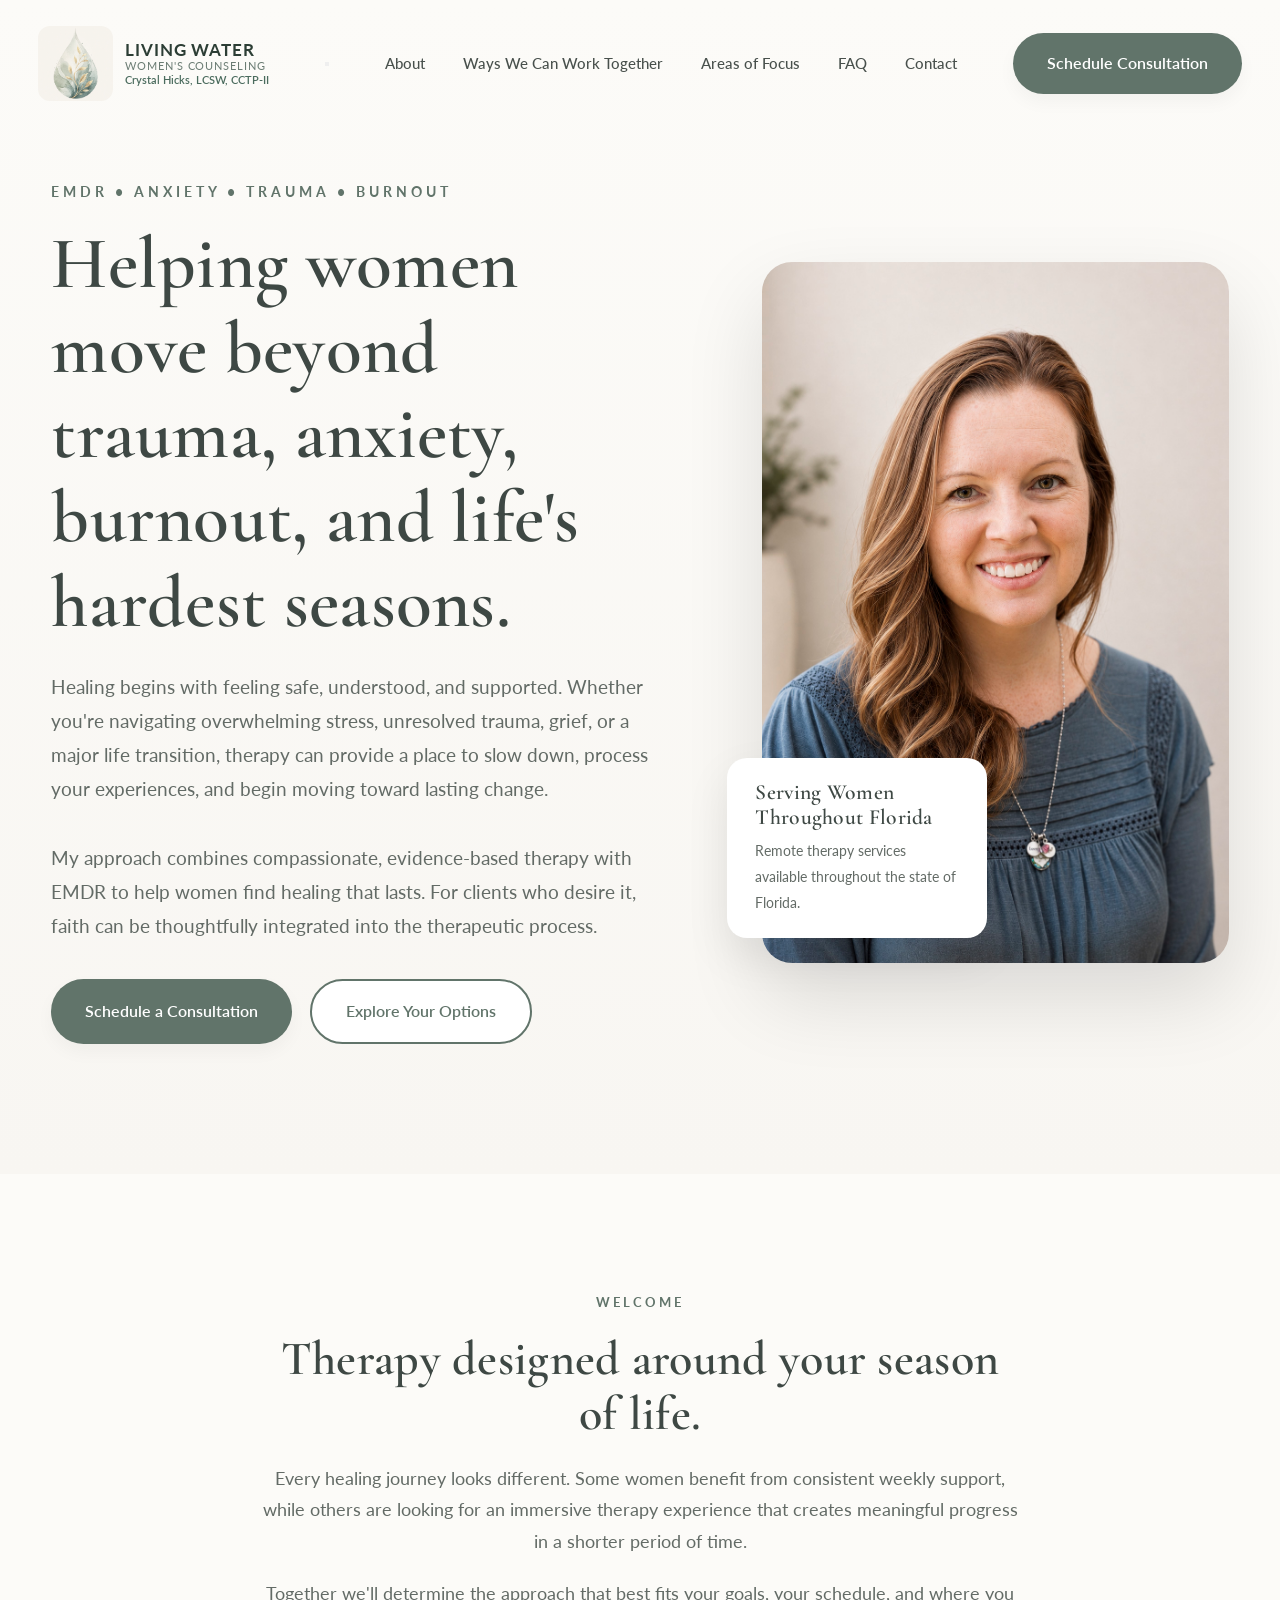
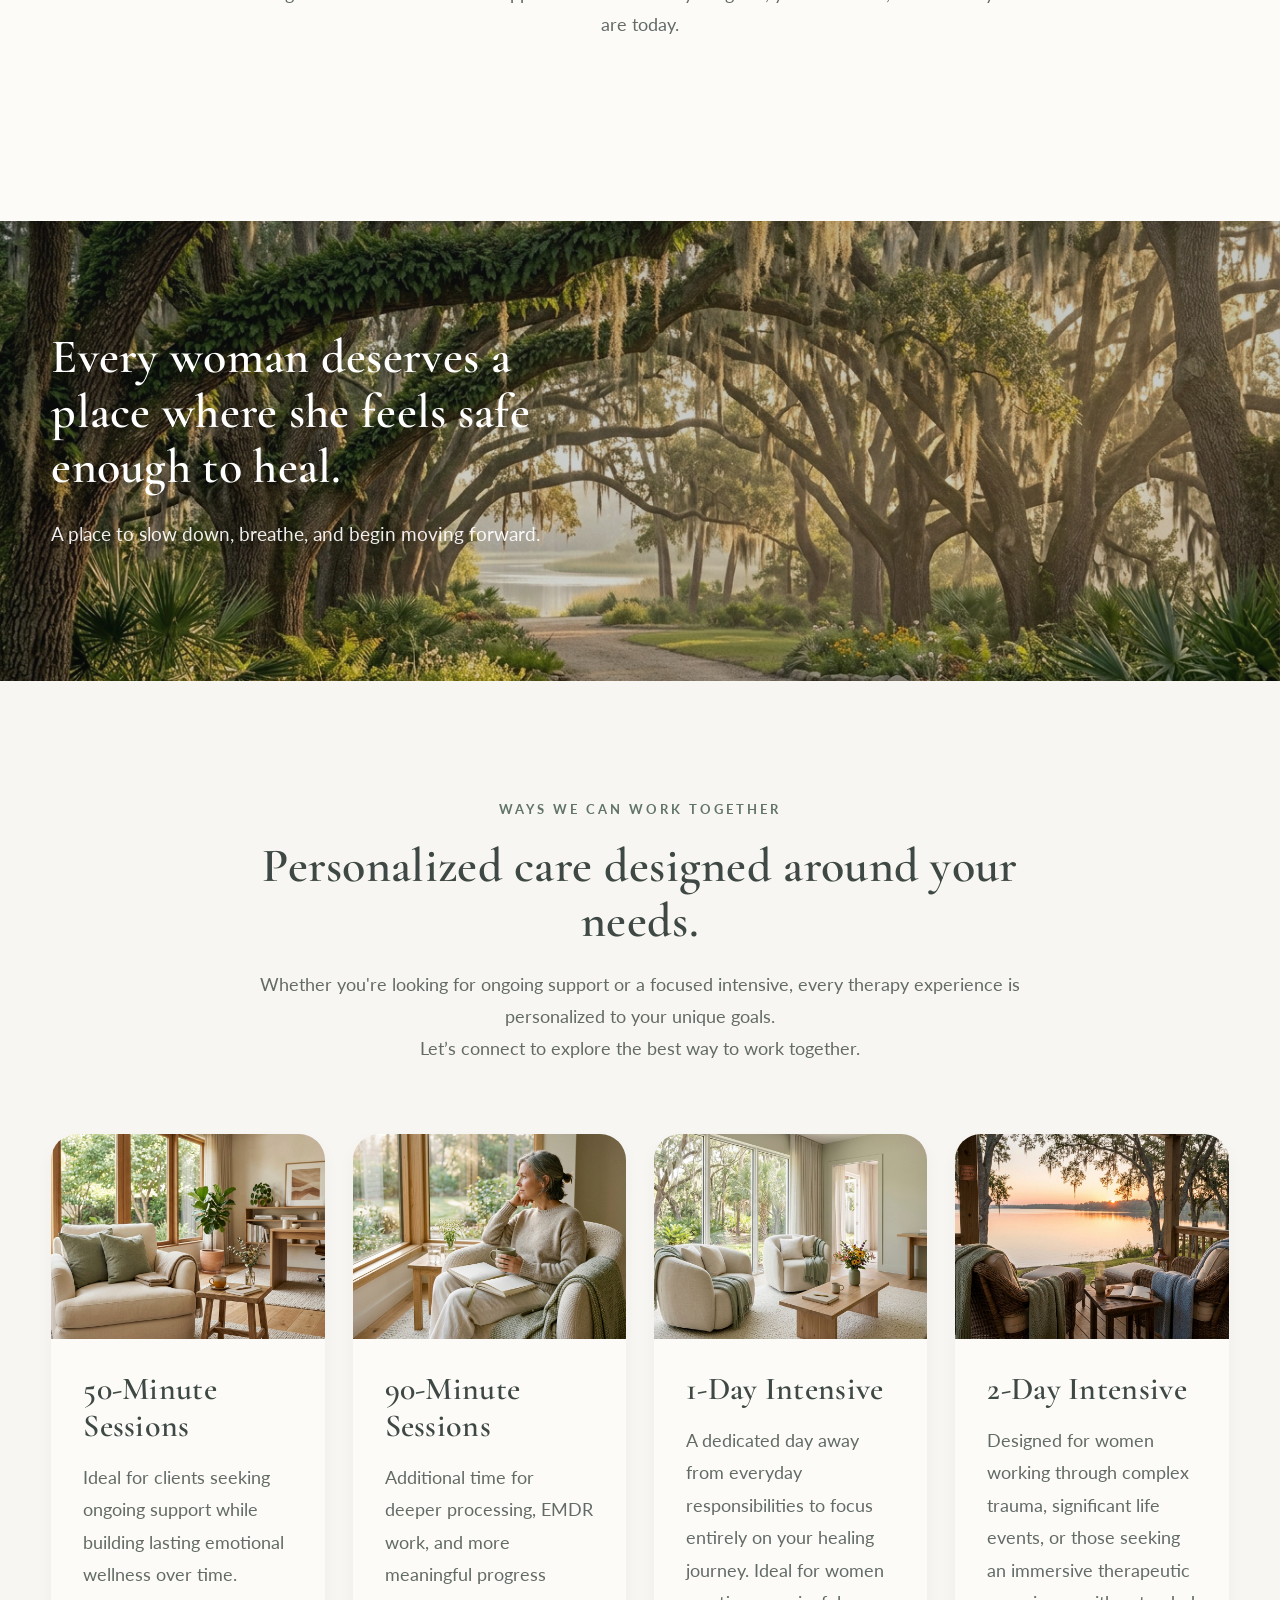
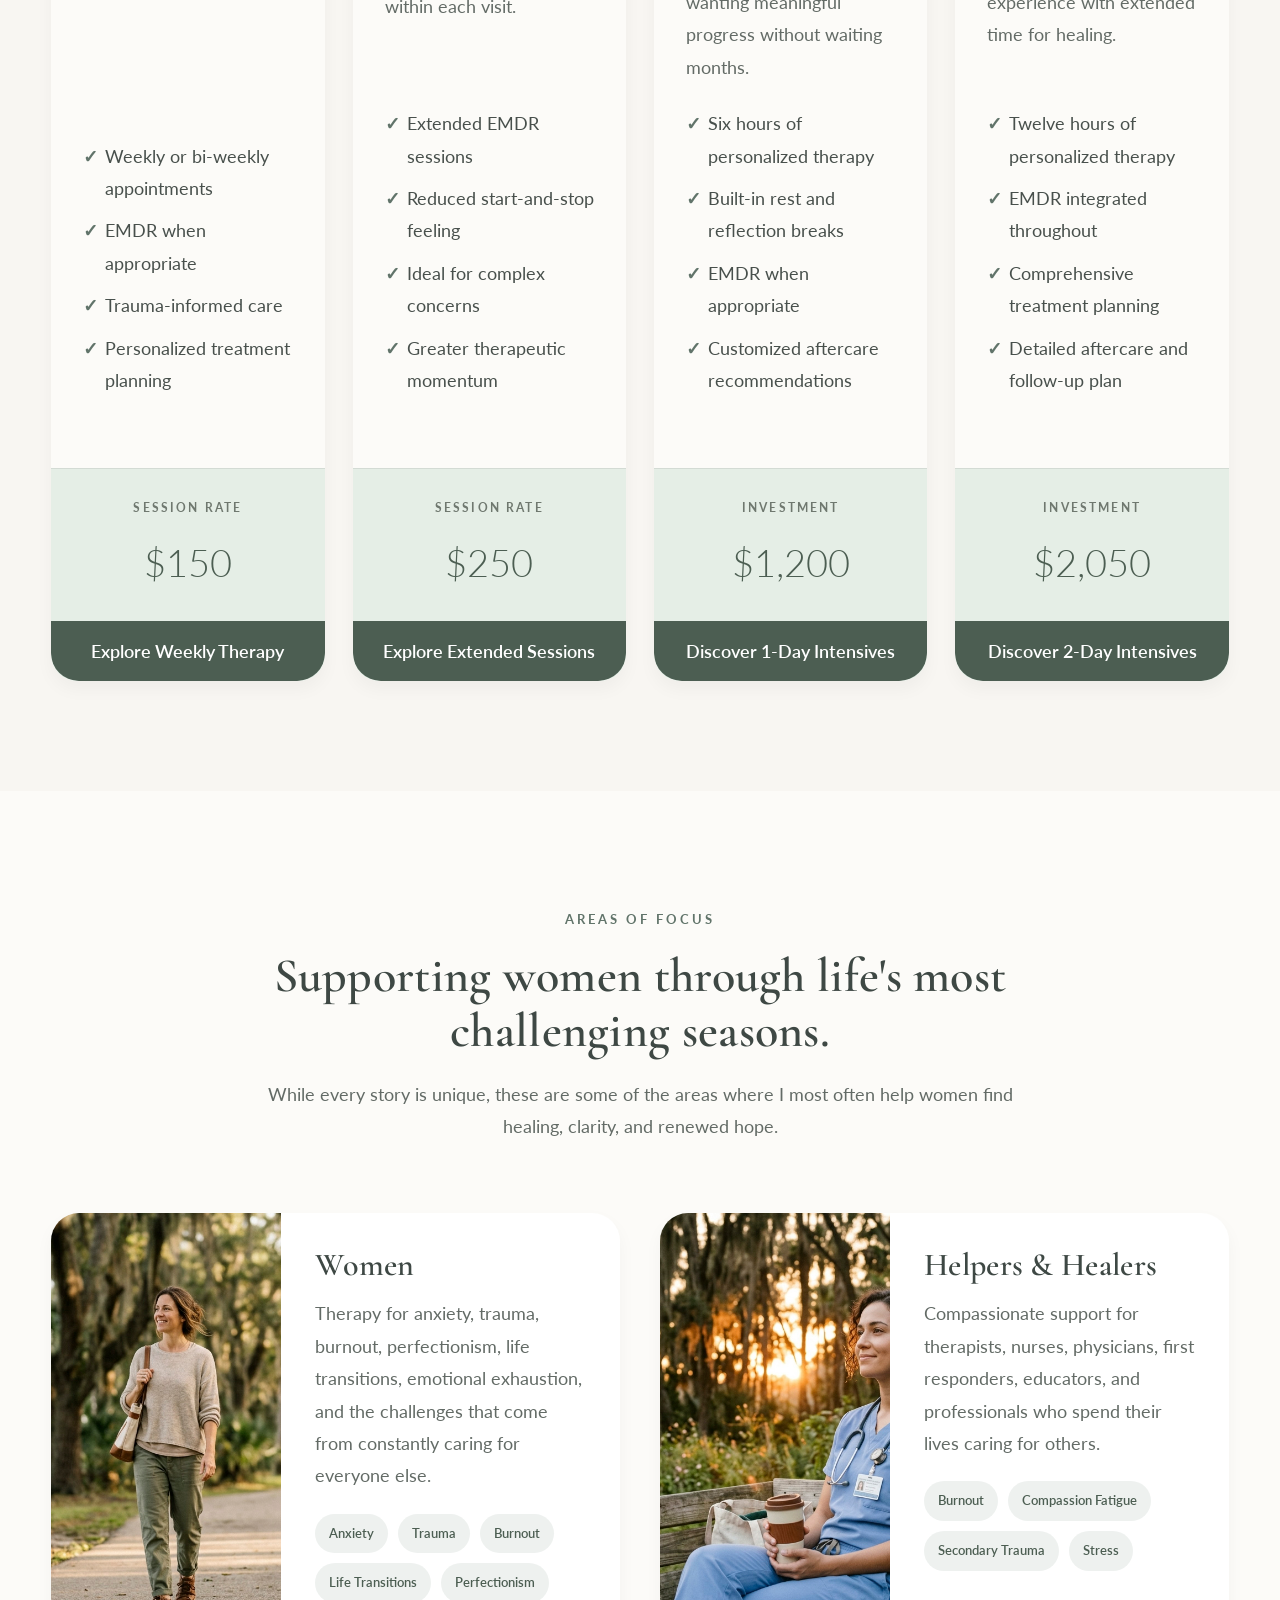
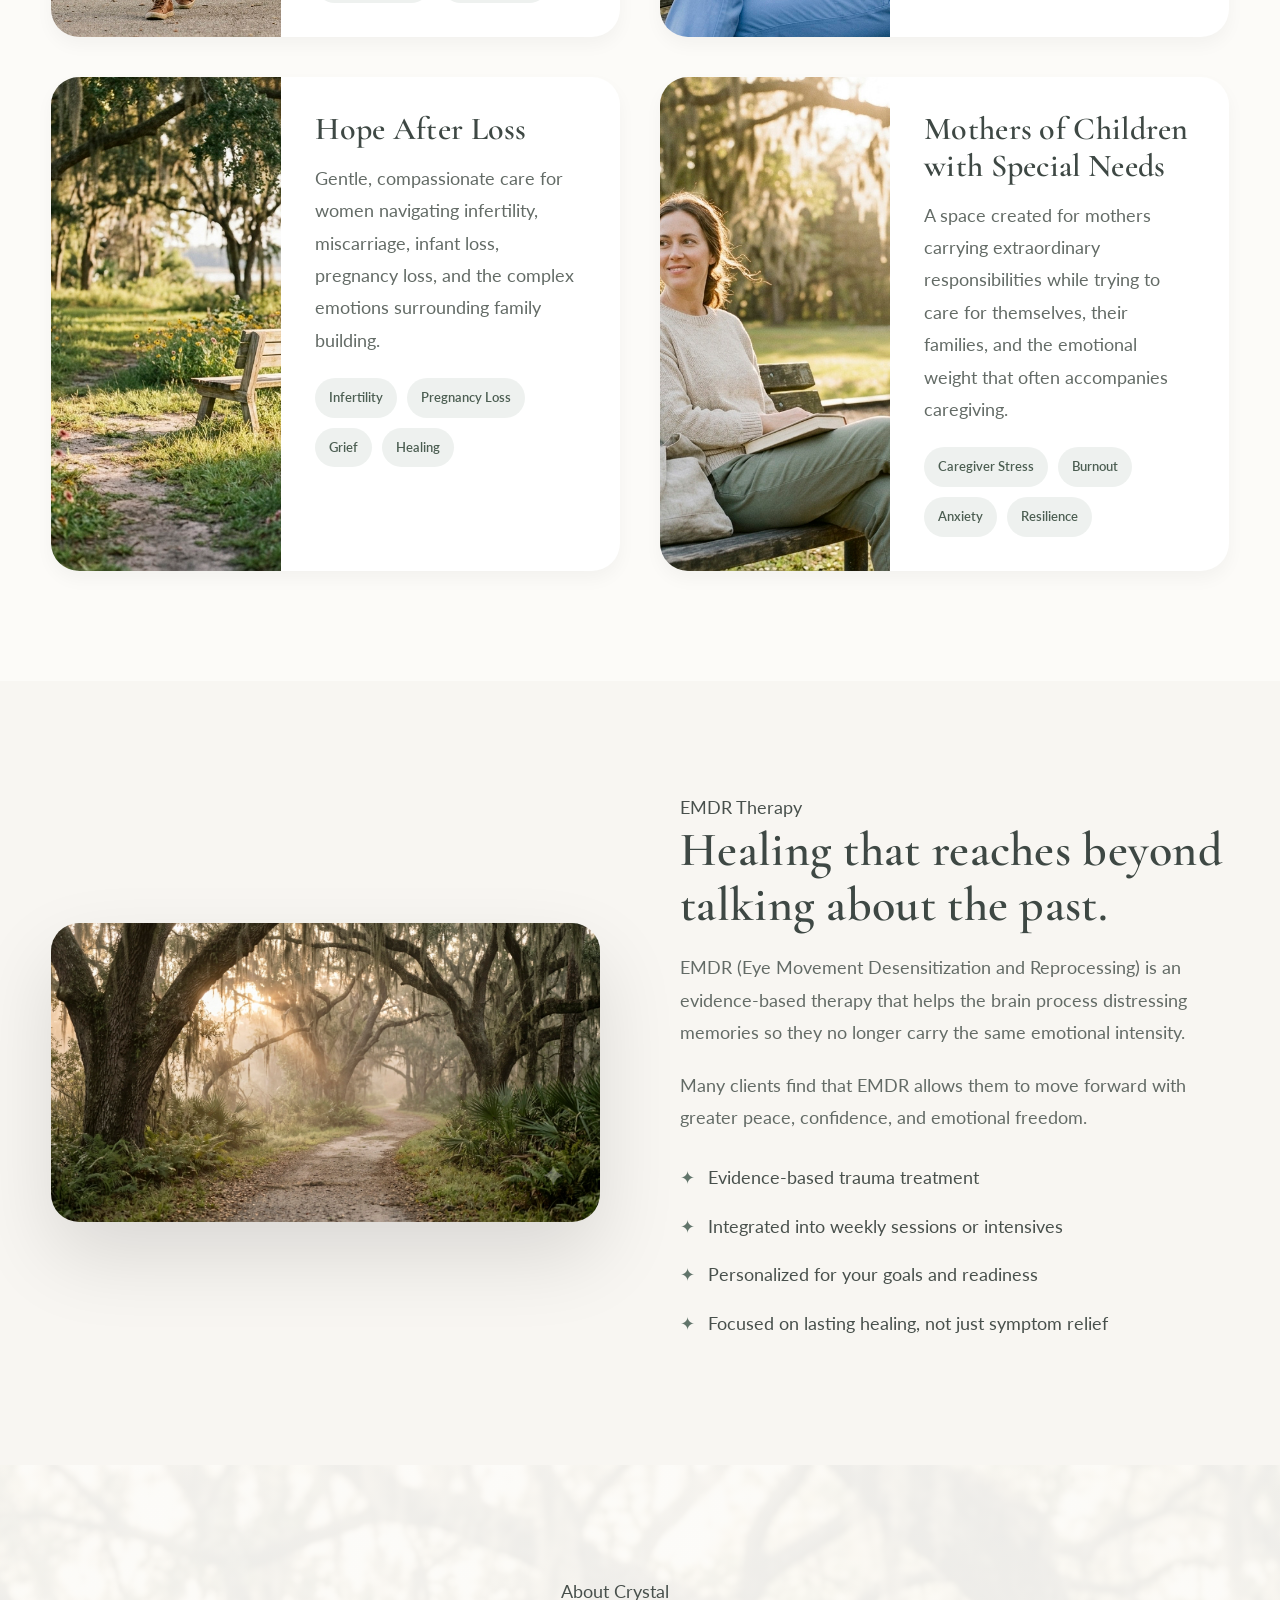
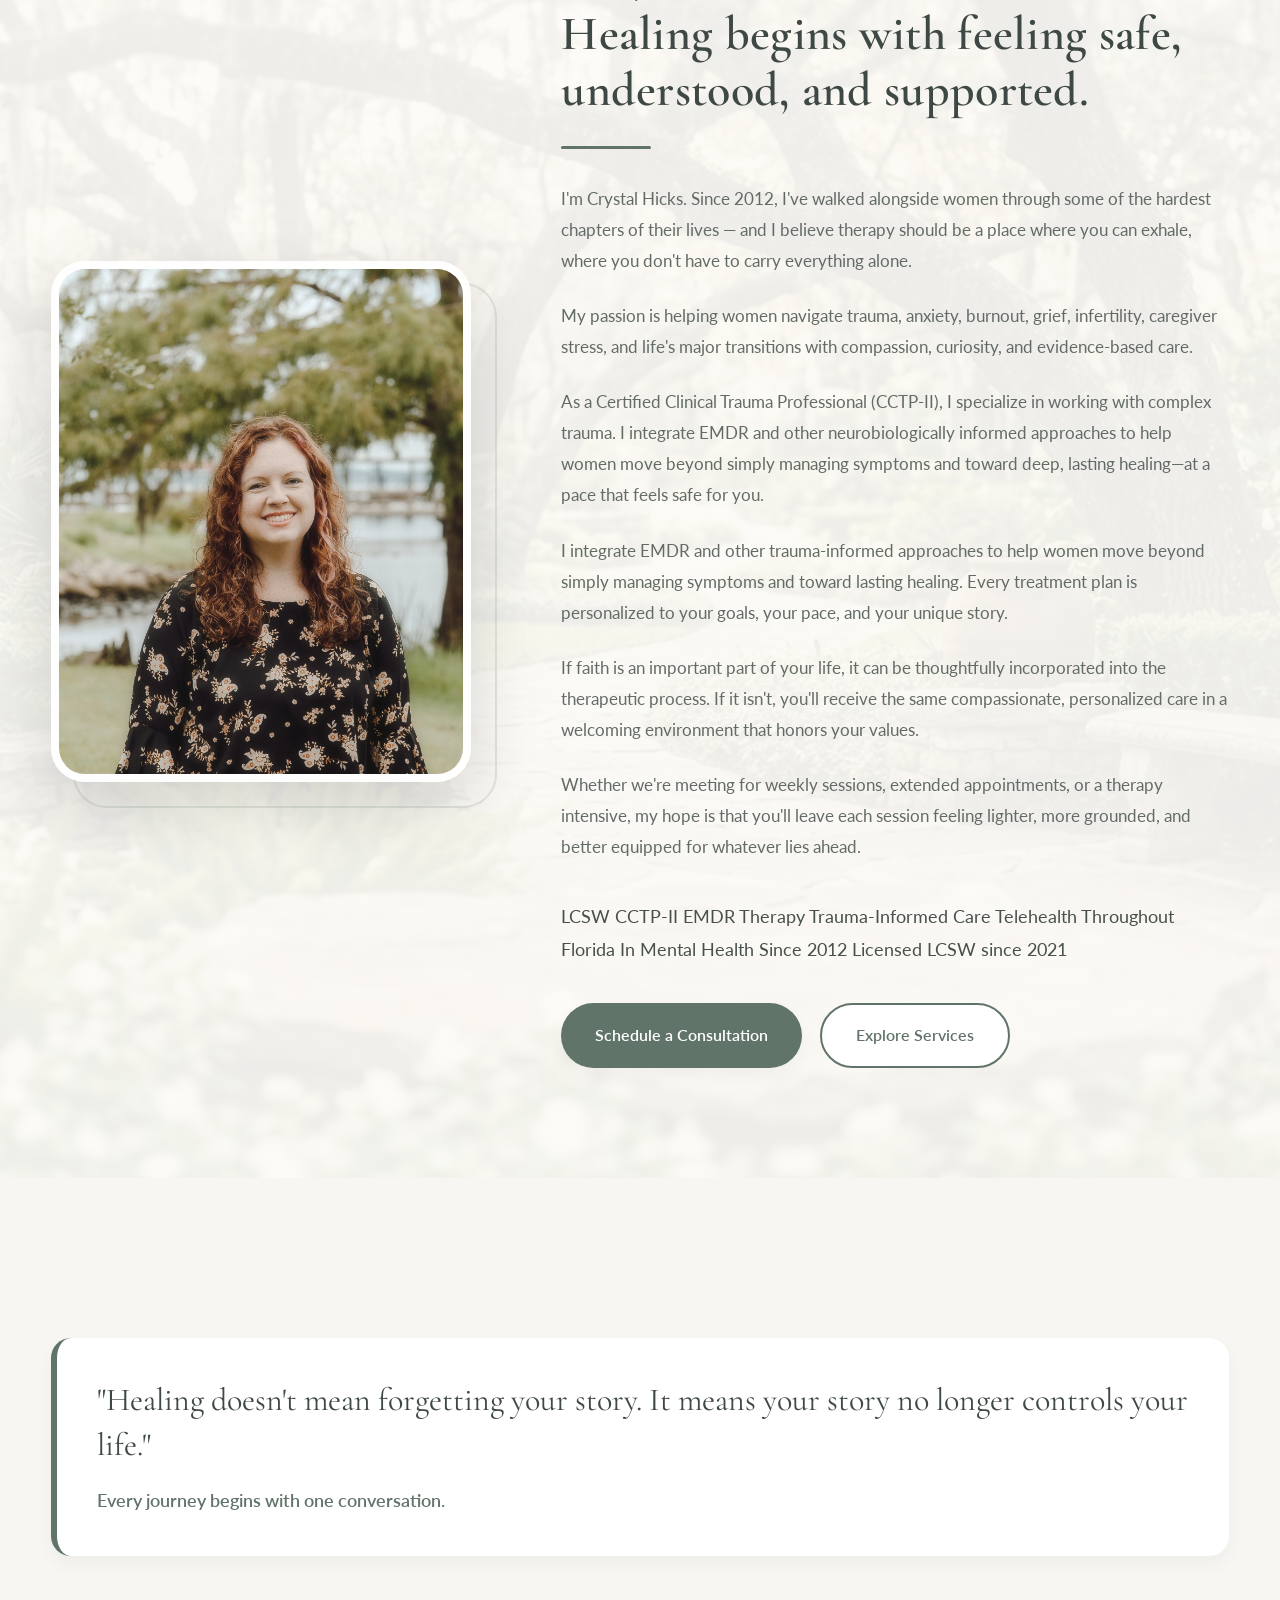
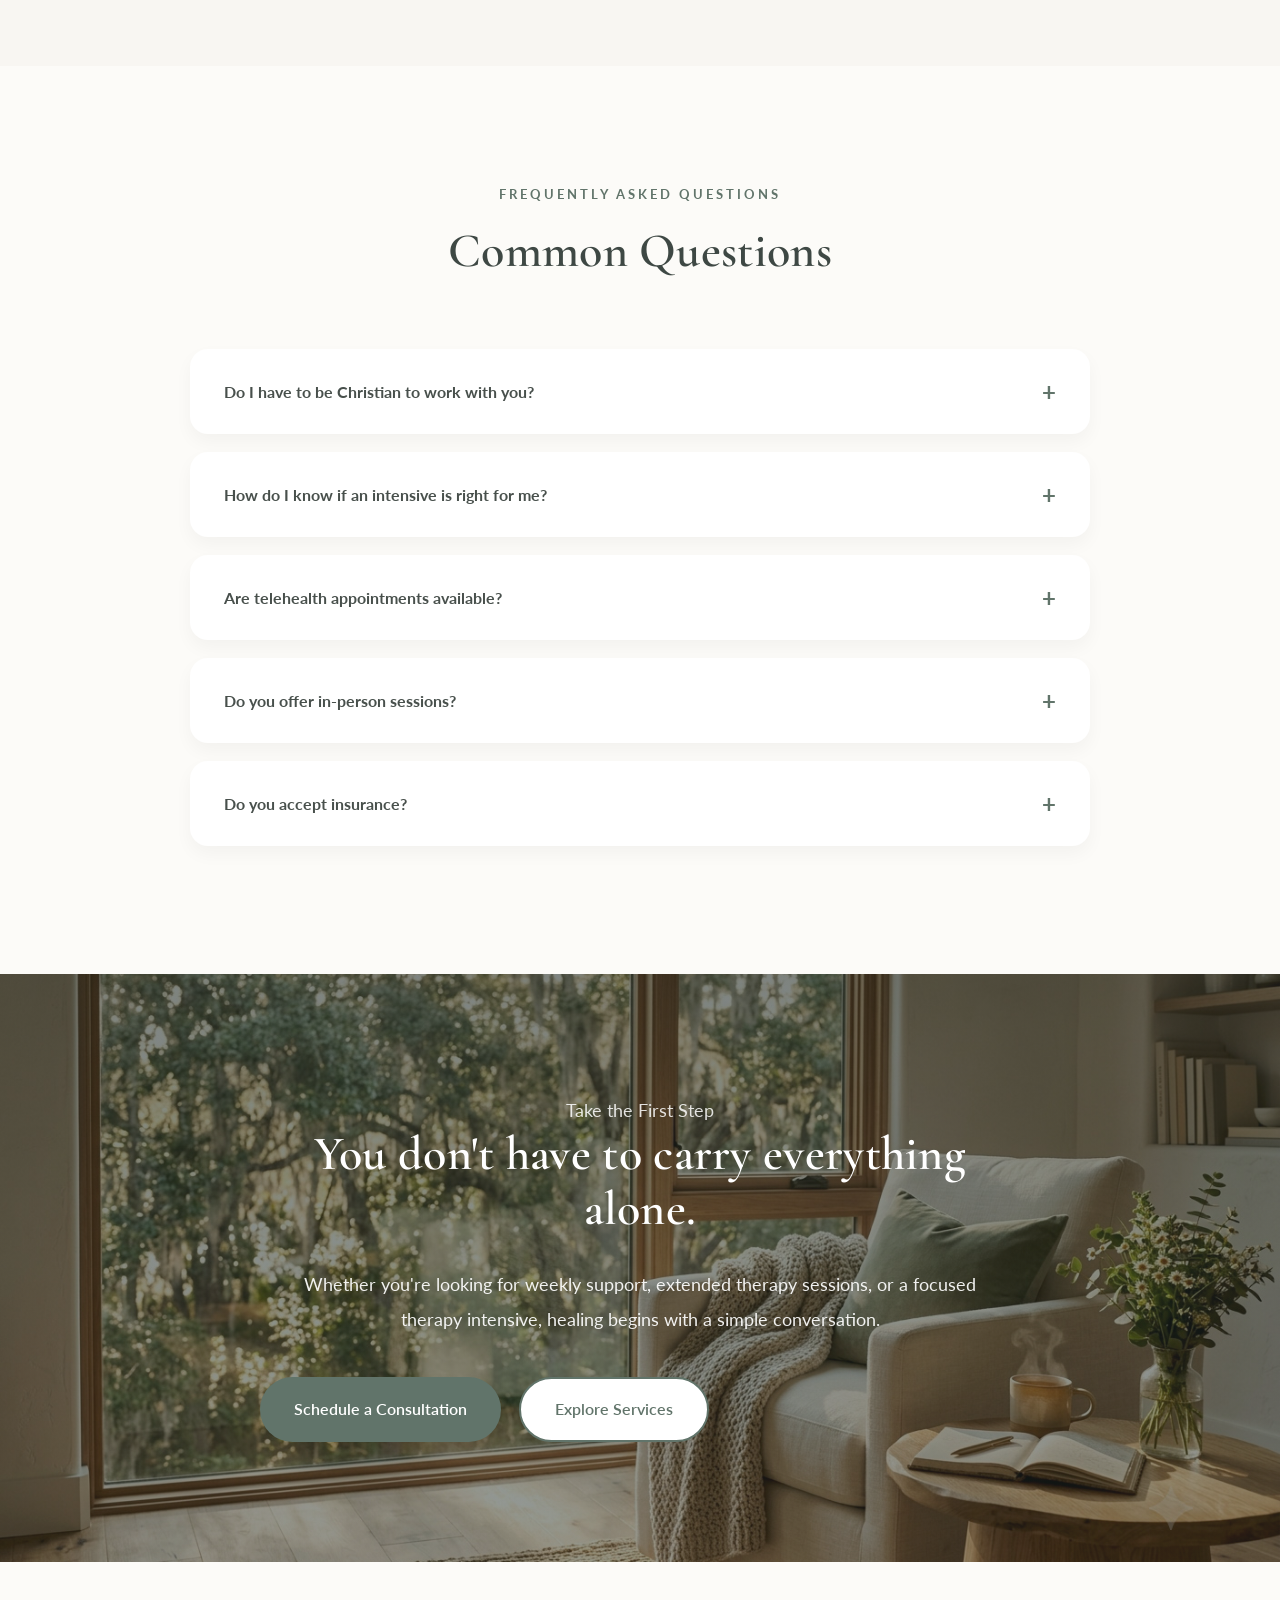
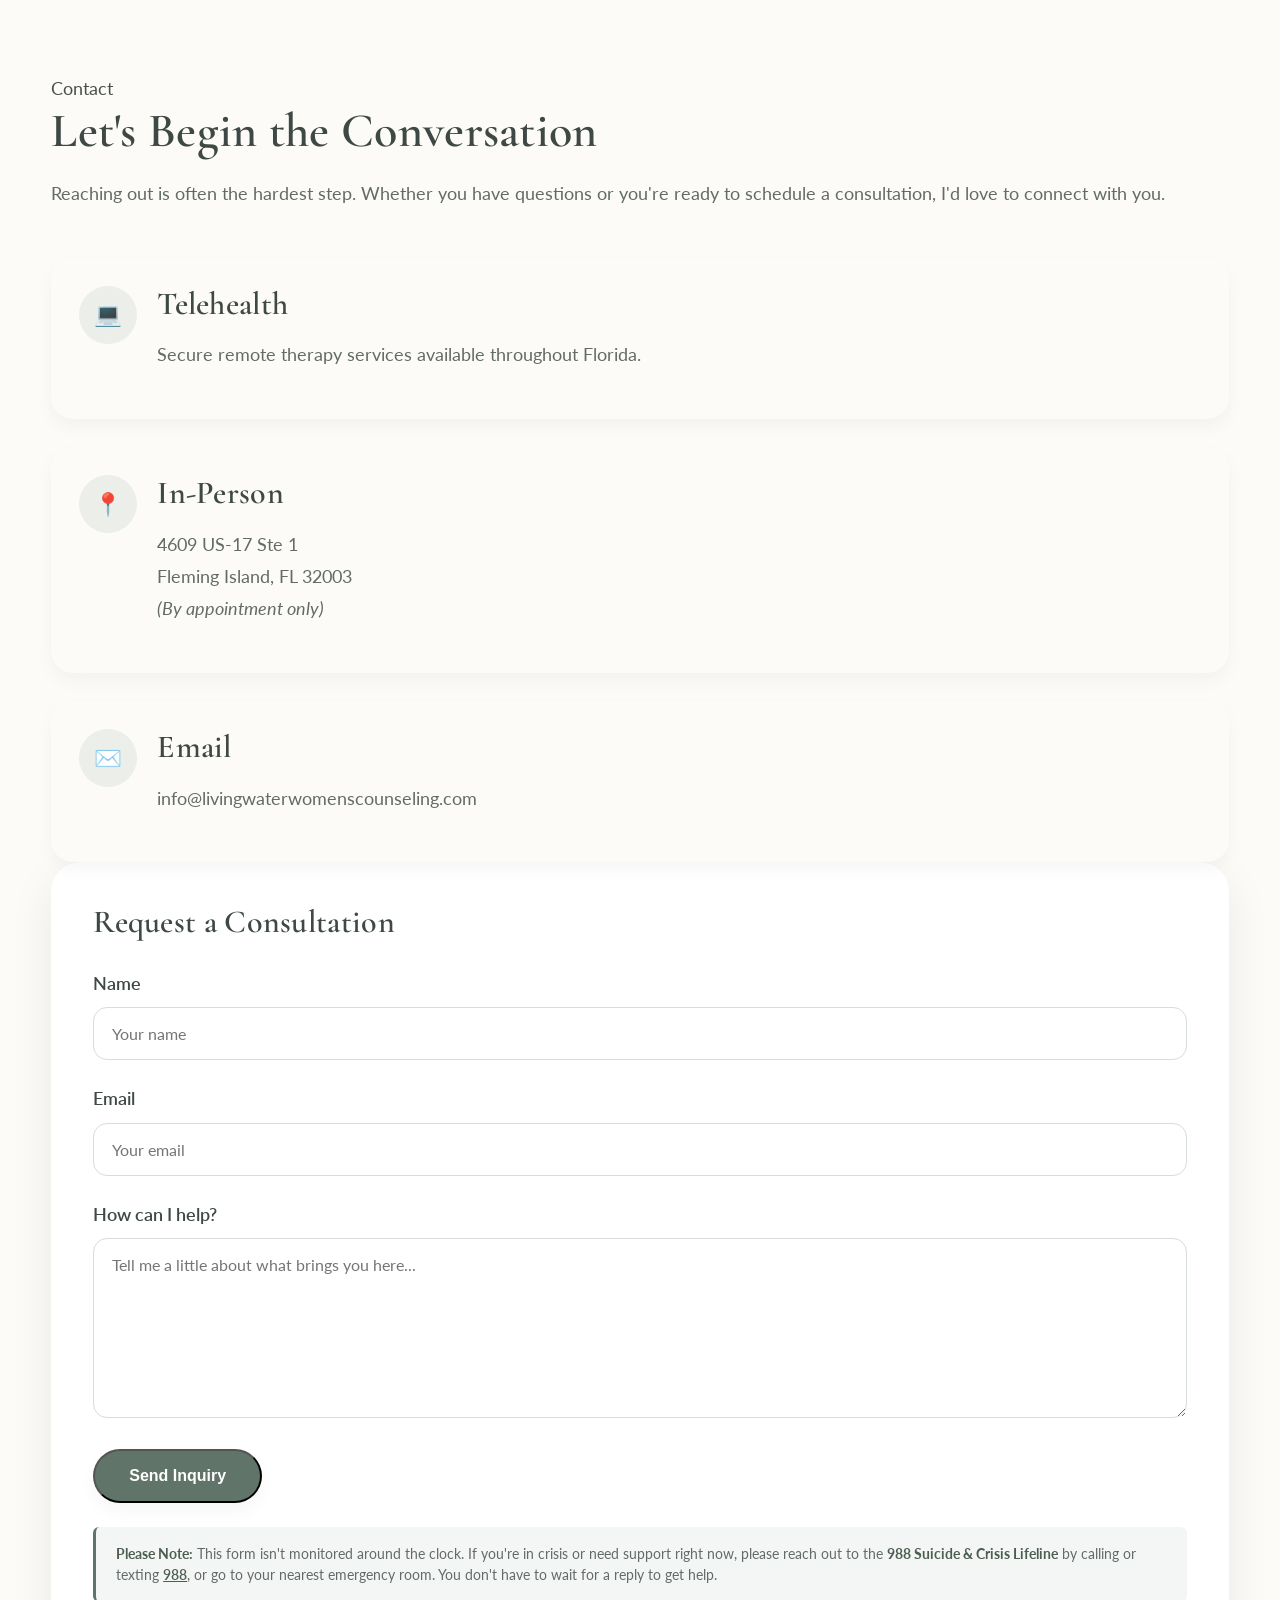
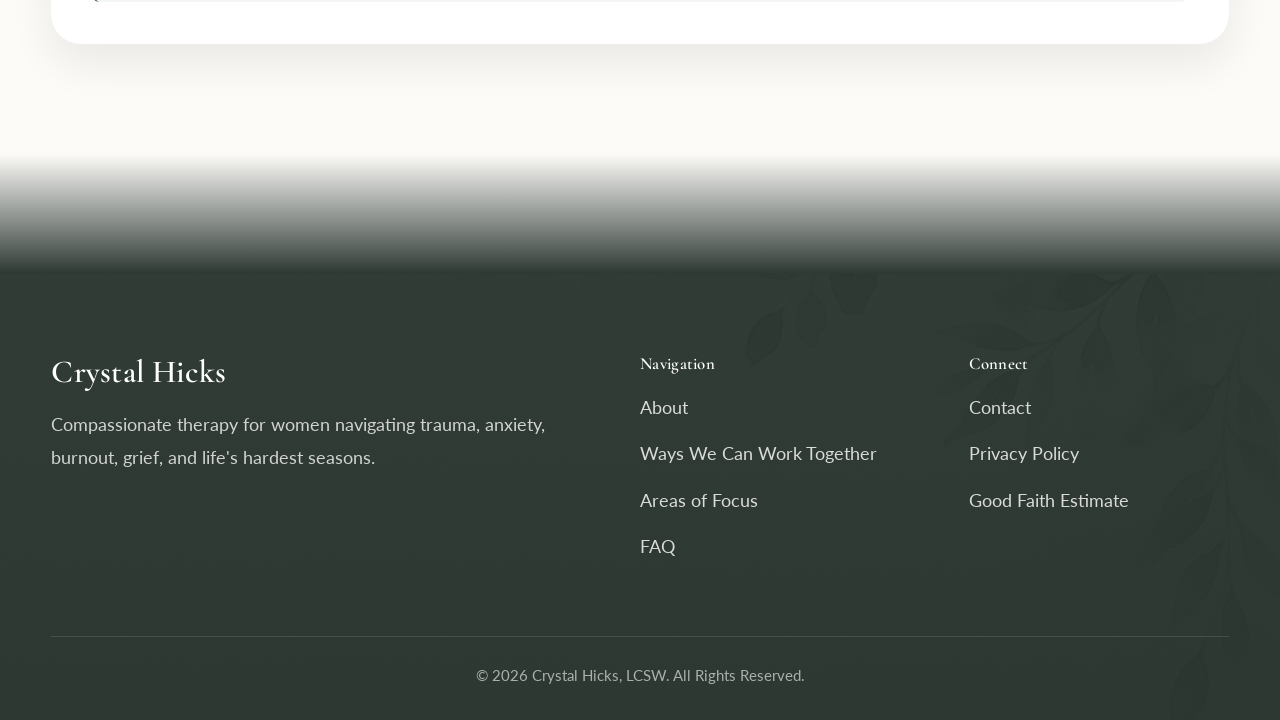
<file: index.html>
<!DOCTYPE html>
<html lang="en">

<head>

    <meta charset="UTF-8">

    <meta name="viewport" content="width=device-width, initial-scale=1.0">

    <title>Crystal Hicks, LCSW | Helping Women Heal</title>

    <meta name="description"
        content="Helping women move beyond trauma, anxiety, burnout, and life's hardest seasons through compassionate, evidence-based therapy and EMDR.">

    <link rel="preconnect" href="https://fonts.googleapis.com">

    <link rel="preconnect" href="https://fonts.gstatic.com" crossorigin>

    <link rel="stylesheet" href="css/styles.css">

    <!-- Canonical: points to the real production URL regardless of which
         host is currently serving this file (e.g. the GitHub Pages dev copy) -->
    <link rel="canonical" href="https://livingwaterwomenscounseling.com/">

    <!-- DEV ONLY — remove this line before deploying to the production domain.
         Keeps the GitHub Pages copy out of search results while it's just a dev URL. -->
    <meta name="robots" content="noindex, nofollow">
	
	<script defer src="js/script.js"></script>
	<script type="application/ld+json">
		{
		  "@context": "https://schema.org",
		  "@type": ["LocalBusiness", "MedicalBusiness"],
		  "@id": "https://livingwaterwomenscounseling.com/#business",
		  "name": "Crystal Hicks, LCSW - Living Water Women's Counseling",
		  "url": "https://livingwaterwomenscounseling.com",
		  "telephone": "(904) 580-8600",
		  "email": "info@livingwaterwomenscounseling.com",
		  "priceRange": "$150 - $2050",
		  "address": {
			"@type": "PostalAddress",
			"streetAddress": "4609 US-17 Ste 1",
			"addressLocality": "Fleming Island",
			"addressRegion": "FL",
			"postalCode": "32003",
			"addressCountry": "US"
		  },
		  "areaServed": [
			{
			  "@type": "AdministrativeArea",
			  "name": "Fleming Island, FL"
			},
			{
			  "@type": "AdministrativeArea",
			  "name": "Clay County, FL"
			},
			{
			  "@type": "State",
			  "name": "Florida"
			}
		  ],
		"serviceType": [
			"Psychotherapy",
			"EMDR Therapy",
			"Mental Health Counseling",
			"Trauma Therapy",
			"Women's Counseling"
		  ],
		  "knowsAbout": [
			"EMDR Therapy",
			"Trauma-Informed Care",
			"Anxiety Treatment",
			"Burnout & Stress Management",
			"Women's Mental Health"
		  ],
		  "description": "Compassionate psychotherapy and EMDR for women navigating trauma, anxiety, burnout, and life transitions. Limited in-person availability in Fleming Island, FL, and telehealth throughout Florida."
		}
	</script>

</head>

<body>

    <a href="#main-content" class="skip-link">Skip to main content</a>

    <!-- ========================================= -->
    <!-- HEADER -->
    <!-- ========================================= -->

<header id="header">

    <nav class="navbar" aria-label="Primary">

		<a href="index.html" class="logo-brand">
		    <img src="images/logo-icon.png" alt="Living Water Waterdrop Logo" class="nav-logo-img" width="75" height="75">
		    <div class="logo-text-block">
				<span class="logo-title">LIVING WATER</span>
				<span class="logo-subtitle">WOMEN'S COUNSELING</span>
				<span class="logo-owner">Crystal Hicks, LCSW, CCTP-II</span>
			</div>
		</a>

        <button class="mobile-toggle" aria-label="Toggle Navigation" aria-expanded="false" aria-controls="primary-nav-links">

            <span></span>
            <span></span>
            <span></span>

        </button>

            <div class="nav-links" id="primary-nav-links">

                <a href="#about">About</a>

                <a href="ways_we_can_work_together.html">
    Ways We Can Work Together
</a>

                <a href="#focus">Areas of Focus</a>

                <a href="faq.html">FAQ</a>

                <a href="#contact">Contact</a>

            </div>

            <a href="#contact" class="btn btn-primary">

                Schedule Consultation

            </a>

        </nav>

    </header>



    <main id="main-content">

    <!-- ========================================= -->
    <!-- HERO -->
    <!-- ========================================= -->

    <section id="hero" class="hero">

        <div class="container">

            <div class="hero-grid">

                <div class="hero-text fade-left">

                    <div class="hero-subtitle">

                        EMDR • Anxiety • Trauma • Burnout

                    </div>

                    <h1>

                        Helping women move beyond trauma, anxiety,
                        burnout, and life's hardest seasons.

                    </h1>

                    <p>

                        Healing begins with feeling safe, understood,
                        and supported.

                        Whether you're navigating overwhelming stress,
                        unresolved trauma, grief, or a major life
                        transition, therapy can provide a place to slow
                        down, process your experiences, and begin moving
                        toward lasting change.

                    </p>

                    <p>

                        My approach combines compassionate,
                        evidence-based therapy with EMDR to help women
                        find healing that lasts.

                        For clients who desire it, faith can be
                        thoughtfully integrated into the therapeutic
                        process.

                    </p>

                    <div class="hero-buttons">

                        <a href="#contact"
                            class="btn btn-primary">

                            Schedule a Consultation

                        </a>

                        <a href="#services"
                            class="btn btn-outline">

                            Explore Your Options

                        </a>

                    </div>

                </div>



                <div class="hero-image fade-right">

                    <img src="images/crystal-hero.jpg"
                        alt="Living Water Women's Counseling">

                    <div class="hero-badge">

                        <p class="hero-badge-title">

                            Serving Women Throughout Florida

                        </p>

                        <p>

                            Remote therapy services available
                            throughout the state of Florida.

                        </p>

                    </div>

                </div>

            </div>

        </div>

    </section>




    <!-- ========================================= -->
    <!-- INTRO -->
    <!-- ========================================= -->

    <section class="section section-light">

        <div class="container">

            <div class="section-header fade-up">

                <div class="eyebrow">

                    Welcome

                </div>

                <h2>

                    Therapy designed around
                    your season of life.

                </h2>

                <p>

                    Every healing journey looks different.

                    Some women benefit from consistent weekly
                    support, while others are looking for an
                    immersive therapy experience that creates
                    meaningful progress in a shorter period of
                    time.

                </p>

                <p>

                    Together we'll determine the approach that
                    best fits your goals, your schedule,
                    and where you are today.

                </p>

            </div>

        </div>

    </section>


<!-- ========================================= -->
<!-- LANDSCAPE DIVIDER -->
<!-- ========================================= -->

<section class="landscape-divider">

    <div class="divider-overlay">

        <div class="container">

            <div class="divider-text fade-up">

                <h2>

					Every woman deserves
					a place where she
					feels safe enough
					to heal.

                </h2>

                <p>

                    A place to slow down, breathe,
                    and begin moving forward.

                </p>

            </div>

        </div>

    </div>

</section>


    <!-- ========================================= -->
    <!-- WAYS WE CAN WORK TOGETHER -->
    <!-- ========================================= -->

    <section
        id="services"
        class="section section-cream">

        <div class="container">

            <div class="section-header fade-up">

                <div class="eyebrow">

                    Ways We Can Work Together

                </div>

                <h2>

                    Personalized care designed
                    around your needs.

                </h2>

                <p>

                    Whether you're looking for ongoing support or
                    a focused intensive, every therapy experience
                    is personalized to your unique goals.
			<br>
				Let’s connect to explore the best way to work together.

                </p>

            </div>

            <div class="services">

                <!-- 50 Minute -->

                <article
                    class="service-card fade-up">

                    <div class="service-image">

                        <img
                            src="images/session50.jpg"
                            alt="50 Minute Sessions">

                    </div>

                    <div class="service-content">

                        <h3>

                            50-Minute Sessions

                        </h3>

                        <p>

                            Ideal for clients seeking ongoing
                            support while building lasting
                            emotional wellness over time.

                        </p>

                        <ul class="service-list">

                            <li>Weekly or bi-weekly appointments</li>

                            <li>EMDR when appropriate</li>

                            <li>Trauma-informed care</li>

                            <li>Personalized treatment planning</li>

                        </ul>

                    </div>

						<div class="service-footer">

						    <div class="price-label">
						        Session Rate
						    </div>

						    <div class="price">
						        $150
						    </div>

						    <a href="ways_we_can_work_together.html#50-minute"
						       class="service-btn">

						        Explore Weekly Therapy

						    </a>

						</div>

                </article>



                <!-- 90 Minute -->

                <article
                    class="service-card fade-up">

                    <div class="service-image">

                        <img
                            src="images/session90.jpg"
                            alt="90 Minute Sessions">

                    </div>

                    <div class="service-content">

                        <h3>

                            90-Minute Sessions

                        </h3>

                        <p>

                            Additional time for deeper processing,
                            EMDR work, and more meaningful progress
                            within each visit.

                        </p>

                        <ul class="service-list">

                            <li>Extended EMDR sessions</li>

                            <li>Reduced start-and-stop feeling</li>

                            <li>Ideal for complex concerns</li>

                            <li>Greater therapeutic momentum</li>

                        </ul>

					</div>

						<div class="service-footer">

						    <div class="price-label">
						        Session Rate
						    </div>

						    <div class="price">
						        $250
						    </div>

						    <a href="ways_we_can_work_together.html#90-minute"
						       class="service-btn">

						        Explore Extended Sessions

						    </a>

						</div>

                </article>

                <!-- 1-Day Intensive -->

                <article
                    class="service-card fade-up">

                    <div class="service-image">

                        <img
                            src="images/intensive1.jpg"
                            alt="One-Day Therapy Intensive">

                    </div>

                    <div class="service-content">

                        <h3>

                            1-Day Intensive

                        </h3>

                        <p>

                            A dedicated day away from everyday
                            responsibilities to focus entirely on
                            your healing journey. Ideal for women
                            wanting meaningful progress without
                            waiting months.

                        </p>

                        <ul class="service-list">

                            <li>Six hours of personalized therapy</li>

                            <li>Built-in rest and reflection breaks</li>

                            <li>EMDR when appropriate</li>

                            <li>Customized aftercare recommendations</li>

                        </ul>

					</div>

						<div class="service-footer">

						    <div class="price-label">
						        Investment
						    </div>

						    <div class="price">
						        $1,200
						    </div>

						    <a href="ways_we_can_work_together.html#one-day-intensive"
						       class="service-btn">

						        Discover 1-Day Intensives

						    </a>

						</div>

                </article>


                <!-- 2-Day Intensive -->

                <article
                    class="service-card fade-up">

                    <div class="service-image">

                        <img
                            src="images/intensive2.jpg"
                            alt="Two-Day Therapy Intensive">

                    </div>

                    <div class="service-content">

                        <h3>

                            2-Day Intensive

                        </h3>

                        <p>

                            Designed for women working through
                            complex trauma, significant life events,
                            or those seeking an immersive therapeutic
                            experience with extended time for healing.

                        </p>

                        <ul class="service-list">

                            <li>Twelve hours of personalized therapy</li>

                            <li>EMDR integrated throughout</li>

                            <li>Comprehensive treatment planning</li>

                            <li>Detailed aftercare and follow-up plan</li>

                        </ul>

					</div>

						<div class="service-footer">

						    <div class="price-label">
						        Investment
						    </div>

						    <div class="price">
						        $2,050
						    </div>

						    <a href="ways_we_can_work_together.html#two-day-intensive"
						       class="service-btn">

						        Discover 2-Day Intensives

						    </a>

						</div>

                </article>

            </div>

        </div>

    </section>



    <!-- ========================================= -->
    <!-- AREAS OF FOCUS -->
    <!-- ========================================= -->

    <section
        id="focus"
        class="section section-light">

        <div class="container">

            <div class="section-header fade-up">

                <div class="eyebrow">

                    Areas of Focus

                </div>

                <h2>

                    Supporting women through
                    life's most challenging seasons.

                </h2>

                <p>

                    While every story is unique,
                    these are some of the areas where
                    I most often help women find healing,
                    clarity, and renewed hope.

                </p>

            </div>

            <div class="focus-grid">

                <article class="focus-card fade-up">

                    <div class="focus-photo">

                        <img
                            src="images/women.jpg"
                            alt="Women's Therapy">

                    </div>

                    <div class="focus-content">

                        <h3>

                            Women

                        </h3>

                        <p>

                            Therapy for anxiety, trauma,
                            burnout, perfectionism, life
                            transitions, emotional exhaustion,
                            and the challenges that come from
                            constantly caring for everyone else.

                        </p>

                        <div class="focus-tags">

                            <span>Anxiety</span>

                            <span>Trauma</span>

                            <span>Burnout</span>

                            <span>Life Transitions</span>

                            <span>Perfectionism</span>

                        </div>

                    </div>

                </article>



                <article class="focus-card fade-up">

                    <div class="focus-photo">

                        <img
                            src="images/helpers.jpg"
                            alt="Helpers and Healers">

                    </div>

                    <div class="focus-content">

                        <h3>

                            Helpers &amp; Healers

                        </h3>

                        <p>

                            Compassionate support for therapists,
                            nurses, physicians, first responders,
                            educators, and professionals who spend
                            their lives caring for others.

                        </p>

                        <div class="focus-tags">

                            <span>Burnout</span>

                            <span>Compassion Fatigue</span>

                            <span>Secondary Trauma</span>

                            <span>Stress</span>

                        </div>

                    </div>

                </article>



                <article class="focus-card fade-up">

                    <div class="focus-photo">

                        <img
                            src="images/loss.jpg"
                            alt="Hope After Loss">

                    </div>

                    <div class="focus-content">

                        <h3>

                            Hope After Loss

                        </h3>

                        <p>

                            Gentle, compassionate care for women
                            navigating infertility, miscarriage,
                            infant loss, pregnancy loss, and the
                            complex emotions surrounding family
                            building.

                        </p>

                        <div class="focus-tags">

                            <span>Infertility</span>

                            <span>Pregnancy Loss</span>

                            <span>Grief</span>

                            <span>Healing</span>

                        </div>

                    </div>

                </article>



                <article class="focus-card fade-up">

                    <div class="focus-photo">

                        <img
                            src="images/specialneeds.jpg"
                            alt="Special Needs Moms">

                    </div>

                    <div class="focus-content">

                        <h3>

                            Mothers of Children
                            with Special Needs

                        </h3>

                        <p>

                            A space created for mothers carrying
                            extraordinary responsibilities while
                            trying to care for themselves, their
                            families, and the emotional weight that
                            often accompanies caregiving.

                        </p>

                        <div class="focus-tags">

                            <span>Caregiver Stress</span>

                            <span>Burnout</span>

                            <span>Anxiety</span>

                            <span>Resilience</span>

                        </div>

                    </div>

                </article>

            </div>

        </div>

    </section>



    <!-- ========================================= -->
    <!-- EMDR -->
    <!-- ========================================= -->

    <section class="section section-cream">

        <div class="container">

            <div class="emdr">

                <div class="emdr-photo fade-left">

                    <img
                        src="images/emdr.jpg"
                        alt="Peaceful therapy setting">

                </div>

                <div class="emdr-content fade-right">

                    <div class="eyebrow">

                        EMDR Therapy

                    </div>

                    <h2>

                        Healing that reaches
                        beyond talking about the past.

                    </h2>

                    <p>

                        EMDR (Eye Movement Desensitization and
                        Reprocessing) is an evidence-based therapy
                        that helps the brain process distressing
                        memories so they no longer carry the same
                        emotional intensity.

                    </p>

                    <p>

                        Many clients find that EMDR allows them
                        to move forward with greater peace,
                        confidence, and emotional freedom.

                    </p>

                    <ul>

                        <li>Evidence-based trauma treatment</li>

                        <li>Integrated into weekly sessions or intensives</li>

                        <li>Personalized for your goals and readiness</li>

                        <li>Focused on lasting healing, not just symptom relief</li>

                    </ul>

                </div>

            </div>

        </div>

    </section>


<!-- ========================================= -->
<!-- ABOUT -->
<!-- ========================================= -->

<section id="about" class="section about-section">

    <div class="container">

        <div class="about">

            <div class="about-photo fade-left">

                <img
                    src="images/crystal-about.jpg"
                    alt="Crystal Hicks, Licensed Clinical Social Worker">

            </div>

            <div class="about-content fade-right">

                <div class="eyebrow">

                    About Crystal

                </div>

                <h2>

                    Healing begins with feeling
                    safe, understood, and supported.

                </h2>

				<div class="about-divider"></div>

                <p>

                    I'm Crystal Hicks. Since 2012, I've walked 
					alongside women through some of the hardest 
					chapters of their lives — and I believe therapy 
					should be a place where you can exhale, where 
					you don't have to carry everything alone.

                </p>

                <p>

                    My passion is helping women navigate trauma,
                    anxiety, burnout, grief, infertility,
                    caregiver stress, and life's major transitions
                    with compassion, curiosity, and evidence-based
                    care.

                </p>
				
				<p>
				    As a Certified Clinical Trauma Professional (CCTP-II), 
				    I specialize in working with complex trauma. 
				    I integrate EMDR and other neurobiologically informed approaches to help 
				    women move beyond simply managing symptoms and toward deep, 
				    lasting healing—at a pace that feels safe for you.
				</p>
					
                <p>

                    I integrate EMDR and other trauma-informed
                    approaches to help women move beyond simply
                    managing symptoms and toward lasting healing.
                    Every treatment plan is personalized to your
                    goals, your pace, and your unique story.

                </p>

                <p>

                    If faith is an important part of your life,
                    it can be thoughtfully incorporated into the
                    therapeutic process. If it isn't, you'll receive
                    the same compassionate, personalized care in a
                    welcoming environment that honors your values.

                </p>

                <p>

                    Whether we're meeting for weekly sessions,
                    extended appointments, or a therapy intensive,
                    my hope is that you'll leave each session
                    feeling lighter, more grounded, and better
                    equipped for whatever lies ahead.

                </p>

                <div class="credentials">

                    <span>LCSW</span>

					<span>CCTP-II</span>

                    <span>EMDR Therapy</span>

                    <span>Trauma-Informed Care</span>

                    <span>Telehealth Throughout Florida</span>
					
					<span>In Mental Health Since 2012</span>
					
					<span>Licensed LCSW since 2021</span>

                </div>

                <div class="hero-buttons">

                    <a href="#contact" class="btn btn-primary">

                        Schedule a Consultation

                    </a>

                     <a href="#services"
                            class="btn btn-outline">

                        Explore Services

                    </a>

                </div>

            </div>

        </div>

    </div>

</section>


    <!-- ========================================= -->
    <!-- QUOTE -->
    <!-- ========================================= -->

    <section class="section section-cream">

        <div class="container">

            <div class="quote fade-up">

                <p>

                    "Healing doesn't mean forgetting your story.
                    It means your story no longer controls your life."

                </p>

                <span>

                    Every journey begins with one conversation.

                </span>

            </div>

        </div>

    </section>



    <!-- ========================================= -->
    <!-- FAQ -->
    <!-- ========================================= -->

    <section
        id="faq"
        class="section section-light">

        <div class="container">

            <div class="section-header">

                <div class="eyebrow">

                    Frequently Asked Questions

                </div>

                <h2>

                    Common Questions

                </h2>

            </div>

            <div class="faq">

                <div class="faq-item">

                    <button type="button" class="faq-question" aria-expanded="false" aria-controls="faq-answer-1" id="faq-question-1">

                        Do I have to be Christian to work with you?

                        <span class="faq-icon" aria-hidden="true">+</span>

                    </button>

                    <div class="faq-answer" id="faq-answer-1" role="region" aria-labelledby="faq-question-1" hidden>

                        <p>

                            No. My practice welcomes women from all
                            backgrounds. Faith integration is always
                            optional and only included if it aligns
                            with your goals and preferences.

                        </p>

                    </div>

                </div>

                <div class="faq-item">

                    <button type="button" class="faq-question" aria-expanded="false" aria-controls="faq-answer-2" id="faq-question-2">

                        How do I know if an intensive is right for me?

                        <span class="faq-icon" aria-hidden="true">+</span>

                    </button>

                    <div class="faq-answer" id="faq-answer-2" role="region" aria-labelledby="faq-question-2" hidden>

                        <p>

                            During your consultation we'll discuss your
                            goals, history, schedule, and determine
                            together whether weekly sessions or an
                            intensive experience is the best fit.

                        </p>

                    </div>

                </div>
				
                <div class="faq-item">

                    <button type="button" class="faq-question" aria-expanded="false" aria-controls="faq-answer-3" id="faq-question-3">

                        Are telehealth appointments available?

                        <span class="faq-icon" aria-hidden="true">+</span>

                    </button>

                    <div class="faq-answer" id="faq-answer-3" role="region" aria-labelledby="faq-question-3" hidden>

                        <p>

                            Yes. Secure telehealth appointments are
                            available throughout the state of Florida
                            for clients who prefer remote therapy.

                        </p>

                    </div>

                </div>
				
                <div class="faq-item">

                    <button type="button" class="faq-question" aria-expanded="false" aria-controls="faq-answer-4" id="faq-question-4">

                        Do you offer in-person sessions?

                        <span class="faq-icon" aria-hidden="true">+</span>

                    </button>

                    <div class="faq-answer" id="faq-answer-4" role="region" aria-labelledby="faq-question-4" hidden>

                        <p>

							Yes. While telehealth is available 
							statewide across Florida, limited 
							in-person availability is offered 
							at our Fleming Island office.

                        </p>

                    </div>

                </div>

                <div class="faq-item">

                    <button type="button" class="faq-question" aria-expanded="false" aria-controls="faq-answer-5" id="faq-question-5">

                        Do you accept insurance?

                        <span class="faq-icon" aria-hidden="true">+</span>

                    </button>

                    <div class="faq-answer" id="faq-answer-5" role="region" aria-labelledby="faq-question-5" hidden>

                        <p>

                            This practice is self-pay, allowing therapy
                            to remain personalized, private, and focused
                            entirely on your treatment goals rather than
                            insurance requirements.

                        </p>

                    </div>

                </div>

            </div>

        </div>

    </section>



<!-- ========================================= -->
<!-- CALL TO ACTION -->
<!-- ========================================= -->

<section class="cta-section">

    <div class="cta-overlay">

        <div class="container">

            <div class="cta-content fade-up">

                <div class="eyebrow">

                    Take the First Step

                </div>

                <h2>

                    You don't have to carry everything alone.

                </h2>

                <p>

                    Whether you're looking for weekly support,
                    extended therapy sessions, or a focused
                    therapy intensive, healing begins with a
                    simple conversation.

                </p>

                <div class="hero-buttons">

                    <a href="#contact" class="btn btn-primary">

                        Schedule a Consultation

                    </a>

                    <a href="#services" class="btn btn-outline">

                        Explore Services

                    </a>

                </div>

            </div>

        </div>

    </div>

</section>



    <!-- ========================================= -->
    <!-- CONTACT -->
    <!-- ========================================= -->

    <section
        id="contact"
        class="section section-light">

        <div class="container">

            <div class="contact-grid">

                <div class="contact-info">

                    <div>

                        <div class="eyebrow">

                            Contact

                        </div>

                        <h2>

                            Let's Begin the Conversation

                        </h2>

                        <p>

                            Reaching out is often the hardest step.
                            Whether you have questions or you're ready
                            to schedule a consultation, I'd love to
                            connect with you.

                        </p>

                    </div>

                    <div class="contact-card">

                        <div class="contact-icon" aria-hidden="true">

                            💻

                        </div>

                        <div>

                            <h3>

                                Telehealth

                            </h3>

                            <p>

                                Secure remote therapy services
                                available throughout Florida.

                            </p>

                        </div>

                    </div>

					<div class="contact-card">
					    <div class="contact-icon" aria-hidden="true">
					        📍
					    </div>
					    <div>
					        <h3>
					            In-Person
					        </h3>
					        <p>
					            4609 US-17 Ste 1<br>
					            Fleming Island, FL 32003<br>
					            <em>(By appointment only)</em>
					        </p>
					    </div>
					</div>
					
                    <div class="contact-card">

                        <div class="contact-icon" aria-hidden="true">

                            ✉️

                        </div>

                        <div>

                            <h3>

                                Email

                            </h3>

                            <p>

                                info@livingwaterwomenscounseling.com

                            </p>

                        </div>

                    </div>

                </div>



                <div class="contact-form">

                    <h3>

                        Request a Consultation

                    </h3>

                    <!-- Added id="contactForm" for JavaScript targeting -->
                    <form id="contactForm" action="https://formsubmit.co/ajax/cryshickslcsw@gmail.com" method="POST">

                        <div class="form-group">

                            <label for="contact-name">Name</label>

                            <input id="contact-name" type="text" name="name" placeholder="Your name" required>

                        </div>

                        <div class="form-group">

                            <label for="contact-email">Email</label>

                            <input id="contact-email" type="email" name="email" placeholder="Your email" required>

                        </div>

                        <div class="form-group">

                            <label for="contact-message">How can I help?</label>

                            <textarea id="contact-message" name="message" placeholder="Tell me a little about what brings you here..."></textarea>

                        </div>

                        <button
                             class="btn btn-primary"
                            type="submit">

                            Send Inquiry

                        </button>

                    </form>

				<div class="contact-crisis-note">

				    <p>

				        <strong>Please Note:</strong> This form isn't monitored around the clock. If you're in crisis or need support right now, please reach out to the <strong>988 Suicide &amp; Crisis Lifeline</strong> by calling or texting <a href="tel:988">988</a>, or go to your nearest emergency room. You don't have to wait for a reply to get help.

				    </p>

				</div>

                </div>

            </div>

        </div>

    </section>



    </main>

    <!-- ========================================= -->
    <!-- FOOTER -->
    <!-- ========================================= -->

	<div class="footer-transition"></div>

    <footer>

        <div class="container">

            <div class="footer-grid">

                <div>

                    <h3>

                        Crystal Hicks

                    </h3>

                    <p>

                        Compassionate therapy for women navigating
                        trauma, anxiety, burnout, grief, and life's
                        hardest seasons.

                    </p>

                </div>

                <div>

                    <h4>

                        Navigation

                    </h4>

                    <a href="#about">About</a>

                    <a href="ways_we_can_work_together.html">Ways We Can Work Together</a>

                    <a href="#focus">Areas of Focus</a>

                    <a href="faq.html">FAQ</a>

                </div>

                <div>

                    <h4>

                        Connect

                    </h4>

                    <a href="#contact">Contact</a>

                    <a href="Living-Water-Womens-Counseling-LLC-Notice-of-Privacy-Practices.pdf" class="privacy-trigger">Privacy Policy</a>

					<a href="#gfe-modal" class="gfe-trigger">Good Faith Estimate</a>

                </div>

            </div>

            <div class="footer-bottom">

                © 2026 Crystal Hicks, LCSW.
                All Rights Reserved.

            </div>

        </div>

    </footer>

<!-- ========================================= -->
<!-- GOOD FAITH ESTIMATE MODAL -->
<!-- ========================================= -->

<div id="gfe-modal" class="modal" aria-hidden="true" role="dialog" aria-labelledby="gfe-modal-title">

    <div class="modal-overlay" data-close-modal></div>

    <div class="modal-container">

        <button type="button" class="modal-close" aria-label="Close modal" data-close-modal>&times;</button>

        <div class="modal-content">

            <div class="eyebrow">Patient Rights</div>

            <h2 id="gfe-modal-title">Right to a Good Faith Estimate</h2>

            

            <p>Starting January 1st, 2022, the “No Surprises Act” requires healthcare providers to give patients who choose self-pay arrangements an estimate in writing of the total charges incurred under their agreement.</p>

            

            <p>Patients are entitled to receive a Good Faith Estimate that details expected costs associated with non-emergency healthcare services, including psychotherapy services. Be sure to request one from your healthcare provider, and keep a copy for future reference.</p>

            

            <p>Although a Good Faith Estimate provides an estimate of service costs, it should not be seen as binding and does not bind patients to utilize providers listed therein.</p>

            

            <p>The frequency and cost of appointments required of any particular patient will depend on their unique needs and what has been agreed upon with their therapist.</p>

            

            <p>A Good Faith Estimate is calculated based on information known at the time it was formulated and does not account for unexpected costs that may arise during treatment.</p>

            

            <p>If actual charges exceed what was estimated in their Good Faith Estimate, patients have the right to initiate a dispute resolution process.</p>

            

            <p>Patients should feel free to reach out whenever they have queries regarding their treatment plan or the information provided in their Good Faith Estimate.</p>

            

            <p>Patients looking for information about their right to a Good Faith Estimate can visit <a href="https://www.cms.gov/nosurprises" target="_blank" rel="noopener noreferrer">CMS.gov/nosurprises</a>.</p>

        </div>

    </div>

</div> 	

<!-- ========================================= -->
<!-- PRIVACY POLICY MODAL -->
<!-- ========================================= -->
<div id="privacy-modal" class="modal" aria-hidden="true" role="dialog" aria-labelledby="privacy-modal-title">
    <div class="modal-overlay" data-close-modal></div>
    <div class="modal-container pdf-modal-container">
        
        <div class="pdf-modal-header">
            <div>
                <div class="eyebrow">Legal</div>
                <h2 id="privacy-modal-title">Notice of Privacy Practices</h2>
            </div>
            
            <div class="pdf-actions">
                <!-- Download Button -->
                <a href="Living-Water-Womens-Counseling-LLC-Notice-of-Privacy-Practices.pdf" download="Living-Water-Womens-Counseling-LLC-Notice-of-Privacy-Practices.pdf" class="btn btn-outline btn-sm">
                    📥 Download
                </a>
                
                <!-- Print / Open Button -->
                <a href="Living-Water-Womens-Counseling-LLC-Notice-of-Privacy-Practices.pdf" target="_blank" class="btn btn-primary btn-sm">
                    🖨️ Print / Full View
                </a>
                
                <button type="button" class="modal-close" aria-label="Close modal" data-close-modal>&times;</button>
            </div>
        </div>

        <div class="pdf-viewer-wrapper">
            <iframe src="Living-Water-Womens-Counseling-LLC-Notice-of-Privacy-Practices.pdf" title="Notice of Privacy Practices PDF" id="privacy-pdf-frame"></iframe>
        </div>

    </div>
</div>

</body>

</html>
</file>
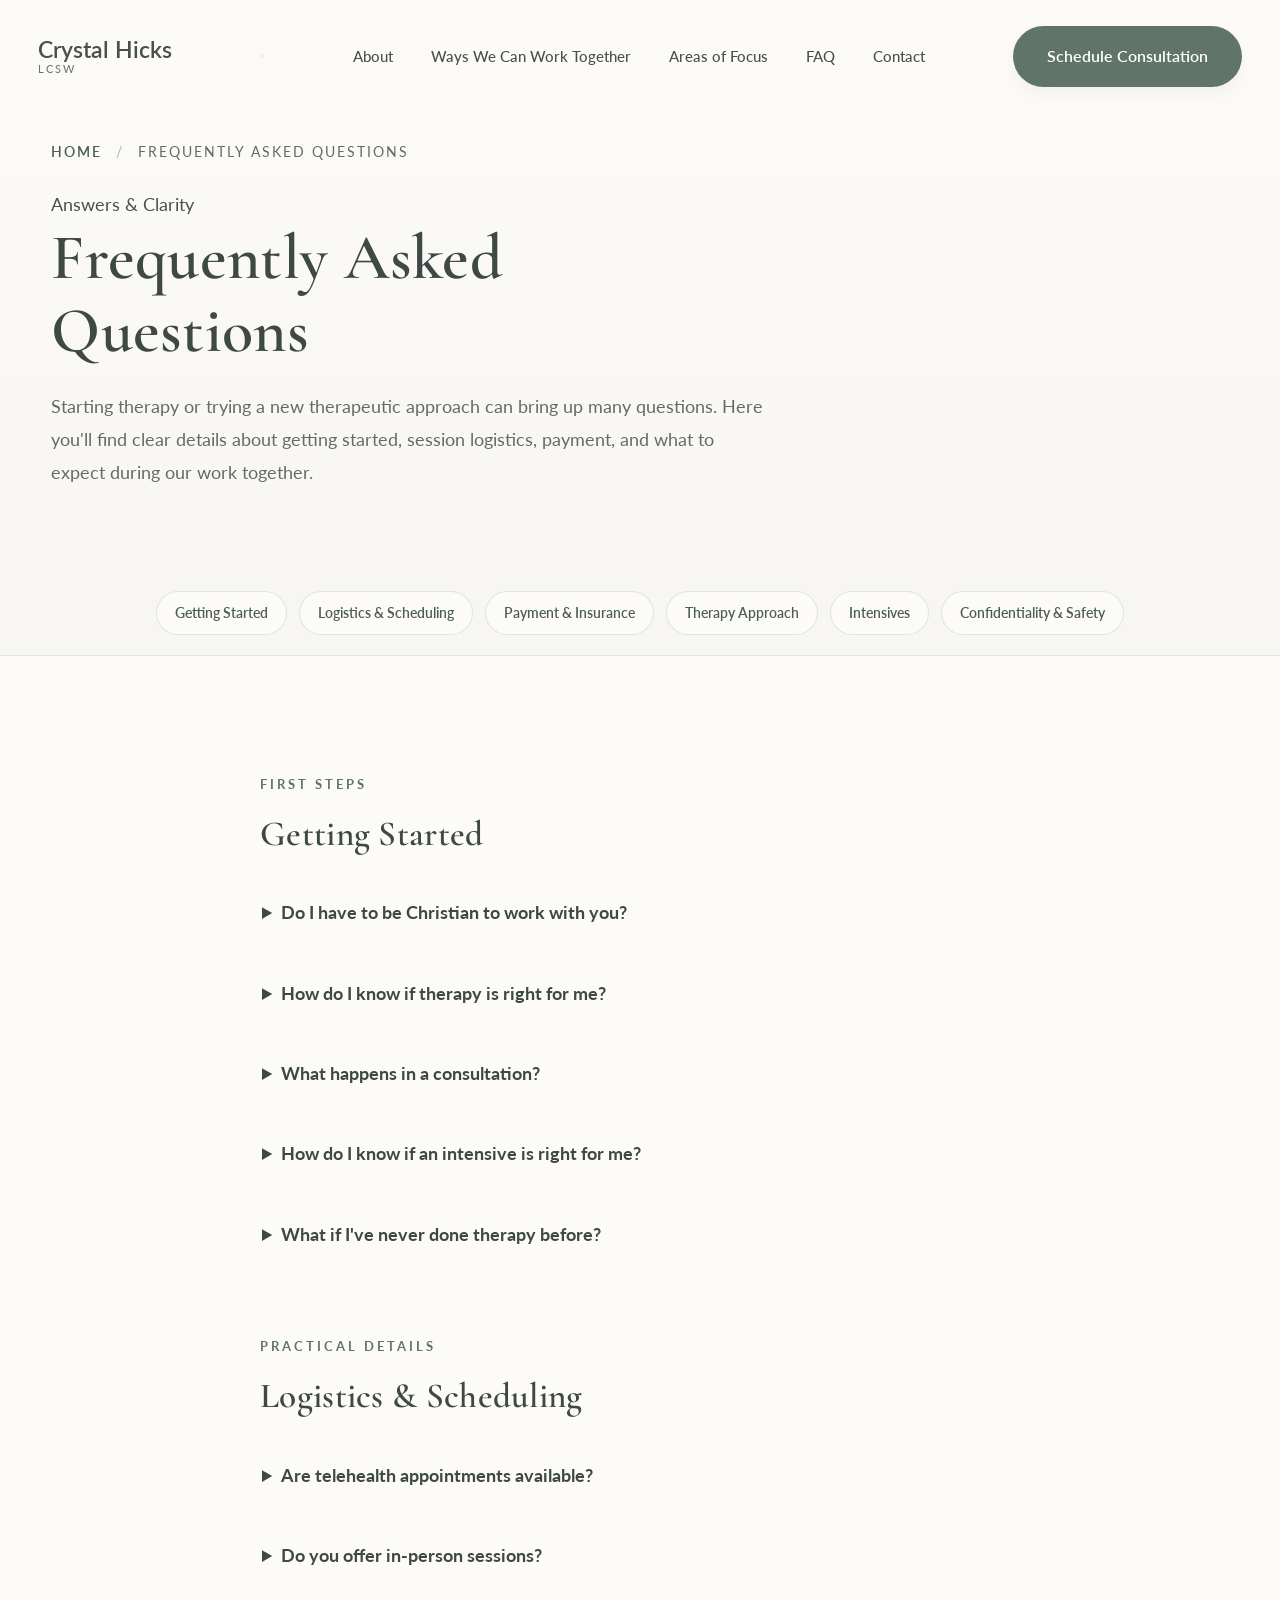
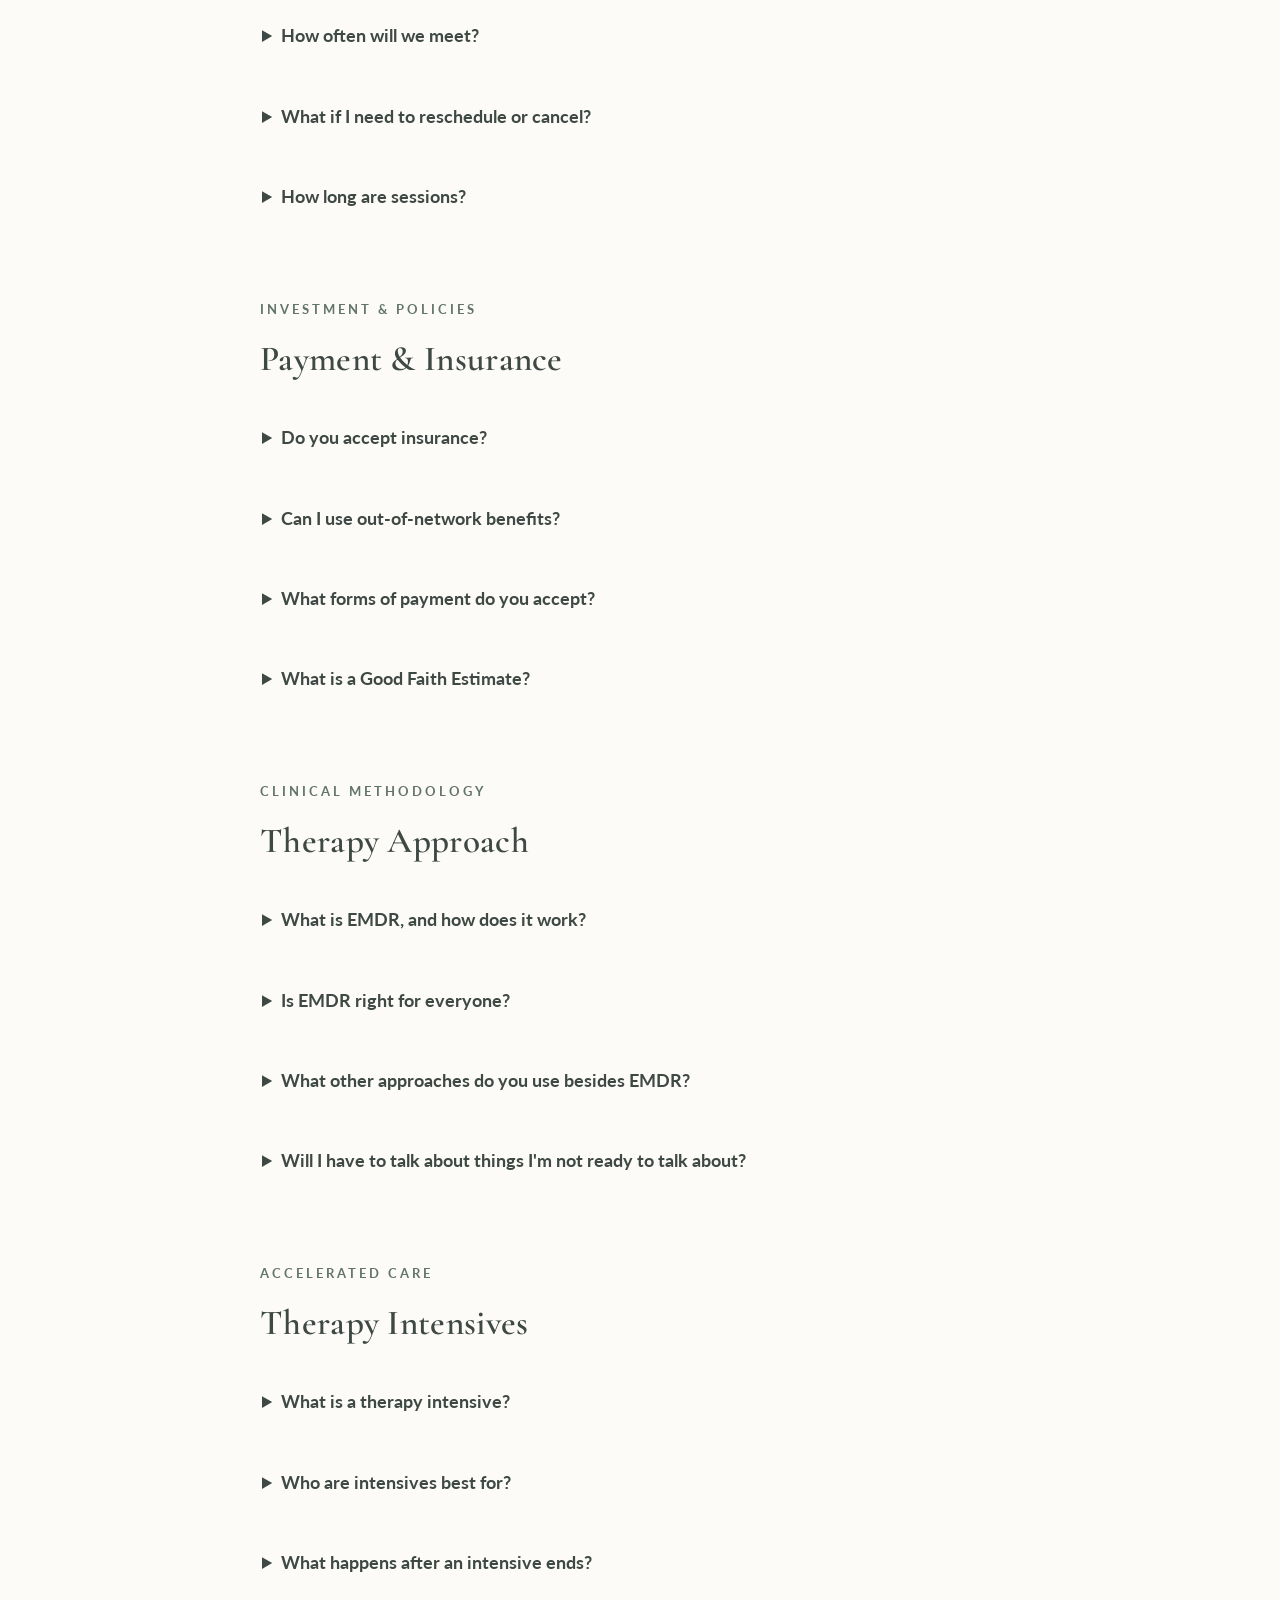
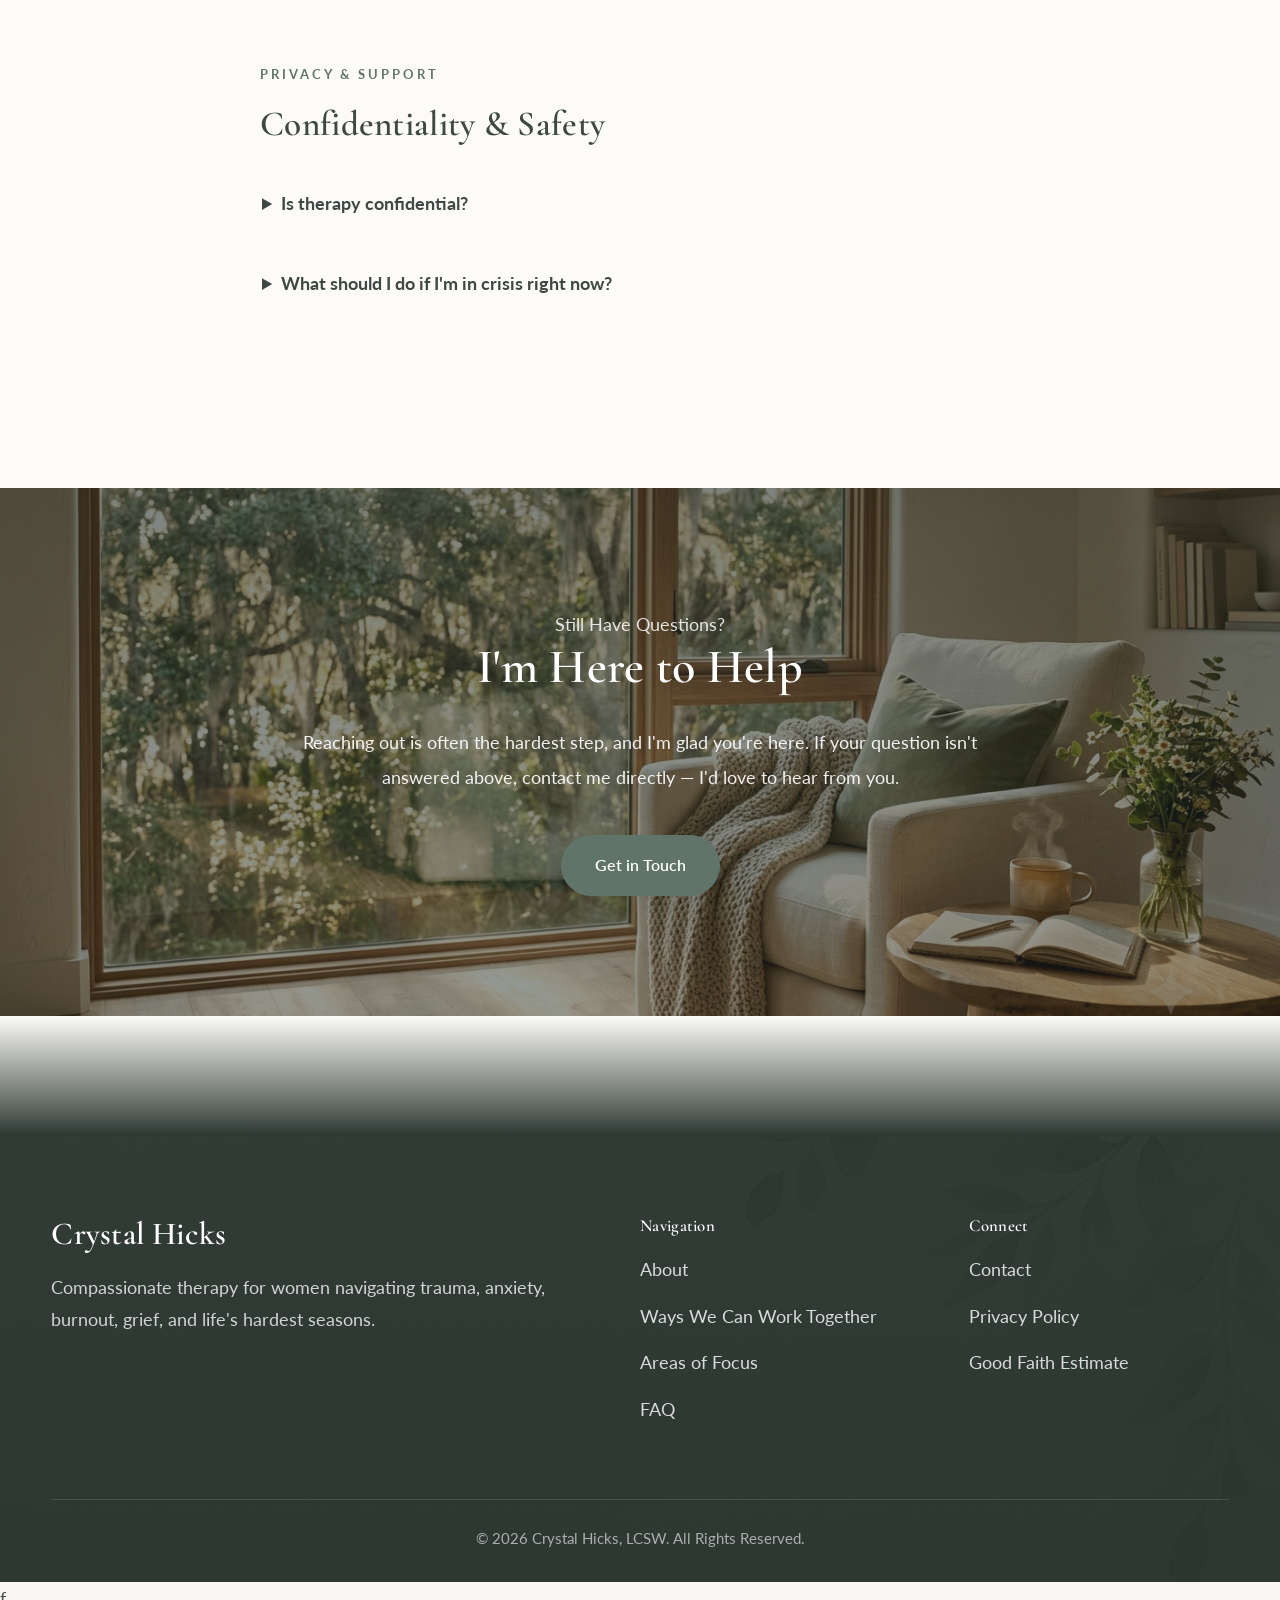
<file: faq.html>
<!DOCTYPE html>
<html lang="en">

<head>
    <meta charset="UTF-8">
    <meta name="viewport" content="width=device-width, initial-scale=1.0">
    <title>Frequently Asked Questions | Crystal Hicks, LCSW</title>
    <meta name="description"
        content="Find answers to common questions about getting started with therapy, telehealth logistics, insurance, EMDR, and therapy intensives with Crystal Hicks, LCSW.">
    
    <link rel="preconnect" href="https://fonts.googleapis.com">
    <link rel="preconnect" href="https://fonts.gstatic.com" crossorigin>
    <link rel="stylesheet" href="css/styles.css">

    <!-- Canonical: points to the real production URL regardless of which
         host is currently serving this file (e.g. the GitHub Pages dev copy) -->
    <link rel="canonical" href="https://livingwaterwomenscounseling.com/faq.html">

    <!-- DEV ONLY — remove this line before deploying to the production domain.
         Keeps the GitHub Pages copy out of search results while it's just a dev URL. -->
    <meta name="robots" content="noindex, nofollow">

    <script defer src="js/script.js"></script>
</head>

<body>

    <a href="#main-content" class="skip-link">Skip to main content</a>

    <!-- ========================================= -->
    <!-- HEADER -->
    <!-- ========================================= -->
    <header id="header">
        <nav class="navbar" aria-label="Primary">
            <a href="index.html" class="logo">
                <span class="logo-name">Crystal Hicks</span>
                <span class="logo-credentials">LCSW</span>
            </a>

            <button class="mobile-toggle" aria-label="Toggle Navigation" aria-expanded="false" aria-controls="primary-nav-links">
                <span></span>
                <span></span>
                <span></span>
            </button>

            <div class="nav-links" id="primary-nav-links">
                <a href="index.html#about">About</a>
                <a href="ways_we_can_work_together.html">Ways We Can Work Together</a>
                <a href="index.html#focus">Areas of Focus</a>
                <a href="faq.html" class="active">FAQ</a>
                <a href="index.html#contact">Contact</a>
            </div>

            <a href="index.html#contact" class="btn btn-primary">
                Schedule Consultation
            </a>
        </nav>
    </header>

    <main id="main-content">

    <!-- ========================================= -->
    <!-- PAGE HERO -->
    <!-- ========================================= -->
    <section class="page-hero">
        <div class="container">
            <div class="breadcrumbs">
                <a href="index.html">Home</a>
                <span>/</span>
                Frequently Asked Questions
            </div>

            <div class="page-hero-content">
                <div class="eyebrow">Answers &amp; Clarity</div>
                <h1>Frequently Asked<br>Questions</h1>
                <p>
                    Starting therapy or trying a new therapeutic approach can bring up many questions. 
                    Here you'll find clear details about getting started, session logistics, payment, 
                    and what to expect during our work together.
                </p>
            </div>
        </div>
    </section>

    <!-- ========================================= -->
    <!-- FAQ CATEGORY NAV -->
    <!-- ========================================= -->
    <section class="faq-nav-section">
        <div class="container">
            <div class="faq-category-nav">
                <a href="#getting-started" class="faq-nav-link">Getting Started</a>
                <a href="#logistics" class="faq-nav-link">Logistics &amp; Scheduling</a>
                <a href="#payment" class="faq-nav-link">Payment &amp; Insurance</a>
                <a href="#approach" class="faq-nav-link">Therapy Approach</a>
                <a href="#intensives" class="faq-nav-link">Intensives</a>
                <a href="#confidentiality" class="faq-nav-link">Confidentiality &amp; Safety</a>
            </div>
        </div>
    </section>

    <!-- ========================================= -->
    <!-- MAIN FAQ CONTENT -->
    <!-- ========================================= -->
    <section class="section section-light">
        <div class="container narrow">

            <!-- GETTING STARTED -->
            <div id="getting-started" class="faq-category-block">
                <div class="section-header align-left">
                    <div class="eyebrow">First Steps</div>
                    <h2>Getting Started</h2>
                </div>

                <div class="faq-group">
                    <details>
                        <summary>Do I have to be Christian to work with you?</summary>
                        <p>No. My practice welcomes women from all backgrounds. Faith integration is always optional and only included if it aligns with your goals and preferences.</p>
                    </details>

                    <details>
                        <summary>How do I know if therapy is right for me?</summary>
                        <p>If you're feeling overwhelmed, stuck, or like you're carrying more than you can hold alone, therapy can help. You don't need a crisis or a diagnosis to benefit from support — many women come simply because they're ready for something to feel different.</p>
                    </details>

                    <details>
                        <summary>What happens in a consultation?</summary>
                        <p>The consultation is a brief, no-pressure conversation where we get to know each other. You'll share a little about what brings you to therapy, and I'll explain how I work so we can decide together whether it feels like a good fit.</p>
                    </details>

                    <details>
                        <summary>How do I know if an intensive is right for me?</summary>
                        <p>During your consultation we'll discuss your goals, history, schedule, and determine together whether weekly sessions or an intensive experience is the best fit.</p>
                    </details>

                    <details>
                        <summary>What if I've never done therapy before?</summary>
                        <p>That's completely okay. We'll go at your pace, and I'll walk you through what to expect at each step. There's no "wrong way" to begin.</p>
                    </details>
                </div>
            </div>

            <!-- LOGISTICS & SCHEDULING -->
            <div id="logistics" class="faq-category-block">
                <div class="section-header align-left">
                    <div class="eyebrow">Practical Details</div>
                    <h2>Logistics &amp; Scheduling</h2>
                </div>

                <div class="faq-group">
                    <details>
                        <summary>Are telehealth appointments available?</summary>
                        <p>Yes. Secure telehealth appointments are available throughout the state of Florida for clients who prefer remote therapy.</p>
                    </details>

                    <details>
                        <summary>Do you offer in-person sessions?</summary>
                        <p>Yes. While telehealth is available statewide across Florida, limited in-person availability is offered at our Fleming Island office.</p>
                    </details>

                    <details>
                        <summary>How often will we meet?</summary>
                        <p>Most clients begin with weekly or bi-weekly sessions. Some prefer the focused pace of a therapy intensive instead. We'll figure out what fits your life and your goals during your consultation.</p>
                    </details>

                    <details>
                        <summary>What if I need to reschedule or cancel?</summary>
                        <p>Please provide at least 24 hours' notice. Late cancellations or missed appointments may be subject to a fee.</p>
                    </details>

                    <details>
                        <summary>How long are sessions?</summary>
                        <p>Standard sessions are 50 minutes. Extended 90-minute sessions are also available for deeper processing or EMDR work, along with 1-day and 2-day therapy intensives for those wanting more concentrated support.</p>
                    </details>
                </div>
            </div>

            <!-- PAYMENT & INSURANCE -->
            <div id="payment" class="faq-category-block">
                <div class="section-header align-left">
                    <div class="eyebrow">Investment &amp; Policies</div>
                    <h2>Payment &amp; Insurance</h2>
                </div>

                <div class="faq-group">
                    <details>
                        <summary>Do you accept insurance?</summary>
                        <p>This practice is self-pay, allowing therapy to remain personalized, private, and focused entirely on your treatment goals rather than insurance requirements.</p>
                    </details>

                    <details>
                        <summary>Can I use out-of-network benefits?</summary>
                        <p>Yes — upon request, I can provide a superbill you can submit to your insurance company for possible out-of-network reimbursement. Coverage varies by plan, so I'd recommend checking with your insurer directly.</p>
                    </details>

                    <details>
                        <summary>What forms of payment do you accept?</summary>
                        <p>HSA/FSA cards, debit, and credit cards are accepted.</p>
                    </details>

                    <details>
                        <summary>What is a Good Faith Estimate?</summary>
                        <p>Under the No Surprises Act, clients who are not using insurance have the right to receive a Good Faith Estimate of expected costs before treatment begins. <a href="#good-faith-estimate" class="inline-link">Learn more about Good Faith Estimates</a>.</p>
                    </details>
                </div>
            </div>

            <!-- THERAPY APPROACH -->
            <div id="approach" class="faq-category-block">
                <div class="section-header align-left">
                    <div class="eyebrow">Clinical Methodology</div>
                    <h2>Therapy Approach</h2>
                </div>

                <div class="faq-group">
                    <details>
                        <summary>What is EMDR, and how does it work?</summary>
                        <p>EMDR (Eye Movement Desensitization and Reprocessing) is an evidence-based therapy that helps the brain process distressing memories so they no longer carry the same emotional intensity. Many clients find it allows them to move forward with greater peace, confidence, and emotional freedom.</p>
                    </details>

                    <details>
                        <summary>Is EMDR right for everyone?</summary>
                        <p>Not necessarily — readiness for EMDR depends on your history, goals, and where you are in your healing process. We'll discuss whether it's a good fit for you together, and there's no pressure to move faster than feels right.</p>
                    </details>

                    <details>
                        <summary>What other approaches do you use besides EMDR?</summary>
                        <p>My work is trauma-informed and evidence-based, drawing on approaches tailored to each client's needs and pace. Every treatment plan is personalized rather than one-size-fits-all. I often incorporate modalities such as Cognitive Behavioral Therapy (CBT) and Acceptance and Commitment Therapy (ACT).</p>
                    </details>

                    <details>
                        <summary>Will I have to talk about things I'm not ready to talk about?</summary>
                        <p>No. You are always in control of your pace. Healing happens safely — not by force.</p>
                    </details>
                </div>
            </div>

            <!-- INTENSIVES -->
            <div id="intensives" class="faq-category-block">
                <div class="section-header align-left">
                    <div class="eyebrow">Accelerated Care</div>
                    <h2>Therapy Intensives</h2>
                </div>

                <div class="faq-group">
                    <details>
                        <summary>What is a therapy intensive?</summary>
                        <p>An intensive is an extended block of therapy time — either a single day or two days — designed for women who want meaningful progress without waiting months of weekly sessions. It includes built-in breaks for rest and reflection, and a clear aftercare plan.</p>
                    </details>

                    <details>
                        <summary>Who are intensives best for?</summary>
                        <p>Women navigating complex trauma, major life transitions, or those who want focused, concentrated progress — as well as women with limited time for ongoing weekly therapy but who still want deep, meaningful work.</p>
                    </details>

                    <details>
                        <summary>What happens after an intensive ends?</summary>
                        <p>You'll leave with a personalized aftercare plan and recommendations for continued support, whether that means periodic check-ins, weekly sessions, or simply integrating what you've learned on your own.</p>
                    </details>
                </div>
            </div>

            <!-- CONFIDENTIALITY & SAFETY -->
            <div id="confidentiality" class="faq-category-block">
                <div class="section-header align-left">
                    <div class="eyebrow">Privacy &amp; Support</div>
                    <h2>Confidentiality &amp; Safety</h2>
                </div>

                <div class="faq-group">
                    <details>
                        <summary>Is therapy confidential?</summary>
                        <p>Yes. What you share in session is protected by confidentiality laws, with a few limited legal exceptions (such as risk of harm to yourself or others, or abuse of a child, elder, or dependent adult) — I'll review these with you at the start of our work together.</p>
                    </details>

                    <details>
                        <summary>What should I do if I'm in crisis right now?</summary>
                        <div class="crisis-box">
                            <p><strong>If you are in crisis or experiencing a mental health emergency:</strong></p>
                            <p>Please call or text <strong>988</strong> (Suicide &amp; Crisis Lifeline), available 24/7, or go to your nearest emergency room.</p>
                            <p class="small-note"><em>Please note: This website and contact form are not monitored in real time.</em></p>
                        </div>
                    </details>
                </div>
            </div>

        </div>
    </section>

    <!-- ========================================= -->
    <!-- CLOSING CTA -->
    <!-- ========================================= -->
    <section class="cta-section">
        <div class="cta-overlay">
            <div class="container">
                <div class="cta-content fade-up">
                    <div class="eyebrow">Still Have Questions?</div>
                    <h2>I'm Here to Help</h2>
                    <p>
                        Reaching out is often the hardest step, and I'm glad you're here. 
                        If your question isn't answered above, contact me directly — I'd love to hear from you.
                    </p>
                    <a href="index.html#contact" class="btn btn-primary">
                        Get in Touch
                    </a>
                </div>
            </div>
        </div>
    </section>

    </main>

    <!-- ========================================= -->
    <!-- FOOTER -->
    <!-- ========================================= -->
    <div class="footer-transition"></div>
    <footer>
        <div class="container">
            <div class="footer-grid">
                <div>
                    <h3>Crystal Hicks</h3>
                    <p>
                        Compassionate therapy for women navigating
                        trauma, anxiety, burnout, grief, and life's
                        hardest seasons.
                    </p>
                </div>
                <div>
                    <h4>Navigation</h4>
                    <a href="index.html#about">About</a>
                    <a href="ways_we_can_work_together.html">Ways We Can Work Together</a>
                    <a href="index.html#focus">Areas of Focus</a>
                    <a href="faq.html">FAQ</a>
                </div>
                <div>
                    <h4>Connect</h4>
                    <a href="index.html#contact">Contact</a>
                    <a href="Living-Water-Womens-Counseling-LLC-Notice-of-Privacy-Practices.pdf" class="privacy-trigger">Privacy Policy</a>
                    <!-- Footer link update -->
                    <a href="#gfe-modal" class="gfe-trigger">Good Faith Estimate</a>
                </div>
            </div>
            <div class="footer-bottom">
                © 2026 Crystal Hicks, LCSW. All Rights Reserved.
            </div>
        </div>
    </footer>
<!-- ========================================= -->
<!-- GOOD FAITH ESTIMATE MODAL -->
<!-- ========================================= -->
<div id="gfe-modal" class="modal" aria-hidden="true" role="dialog" aria-labelledby="gfe-modal-title">
    <div class="modal-overlay" data-close-modal></div>
    <div class="modal-container">
        <button type="button" class="modal-close" aria-label="Close modal" data-close-modal>&times;</button>
        <div class="modal-content">
            <div class="eyebrow">Patient Rights</div>
            <h2 id="gfe-modal-title">Right to a Good Faith Estimate</h2>
            
            <p>Starting January 1st, 2022, the “No Surprises Act” requires healthcare providers to give patients who choose self-pay arrangements an estimate in writing of the total charges incurred under their agreement.</p>
            
            <p>Patients are entitled to receive a Good Faith Estimate that details expected costs associated with non-emergency healthcare services, including psychotherapy services. Be sure to request one from your healthcare provider, and keep a copy for future reference.</p>
            
            <p>Although a Good Faith Estimate provides an estimate of service costs, it should not be seen as binding and does not bind patients to utilize providers listed therein.</p>
            
            <p>The frequency and cost of appointments required of any particular patient will depend on their unique needs and what has been agreed upon with their therapist.</p>
            
            <p>A Good Faith Estimate is calculated based on information known at the time it was formulated and does not account for unexpected costs that may arise during treatment.</p>
            
            <p>If actual charges exceed what was estimated in their Good Faith Estimate, patients have the right to initiate a dispute resolution process.</p>
            
            <p>Patients should feel free to reach out whenever they have queries regarding their treatment plan or the information provided in their Good Faith Estimate.</p>
            
            <p>Patients looking for information about their right to a Good Faith Estimate can visit <a href="https://www.cms.gov/nosurprises" target="_blank" rel="noopener noreferrer">CMS.gov/nosurprises</a>.</p>
        </div>
    </div>
</div>
<!-- ========================================= -->
<!-- PRIVACY POLICY MODAL -->
<!-- ========================================= -->
<div id="privacy-modal" class="modal" aria-hidden="true" role="dialog" aria-labelledby="privacy-modal-title">
    <div class="modal-overlay" data-close-modal></div>
    <div class="modal-container pdf-modal-container">
        
        <div class="pdf-modal-header">
            <div>
                <div class="eyebrow">Legal</div>
                <h2 id="privacy-modal-title">Notice of Privacy Practices</h2>
            </div>
            
            <div class="pdf-actions">
                <!-- Download Button -->
                <a href="Living-Water-Womens-Counseling-LLC-Notice-of-Privacy-Practices.pdf" download="Living-Water-Womens-Counseling-LLC-Notice-of-Privacy-Practices.pdf" class="btn btn-outline btn-sm">
                    <span aria-hidden="true">📥</span> Download
                </a>
                
                <!-- Print / Open Button -->
                <a href="Living-Water-Womens-Counseling-LLC-Notice-of-Privacy-Practices.pdf" target="_blank" class="btn btn-primary btn-sm">
                    <span aria-hidden="true">🖨️</span> Print / Full View <span class="visually-hidden">(opens in a new tab)</span>
                </a>
                
                <button type="button" class="modal-close" aria-label="Close modal" data-close-modal>&times;</button>
            </div>
        </div>

        <div class="pdf-viewer-wrapper">
            <iframe src="Living-Water-Womens-Counseling-LLC-Notice-of-Privacy-Practices.pdf" title="Notice of Privacy Practices PDF" id="privacy-pdf-frame"></iframe>
        </div>

    </div>
</div>
</body>
</html>f
</file>
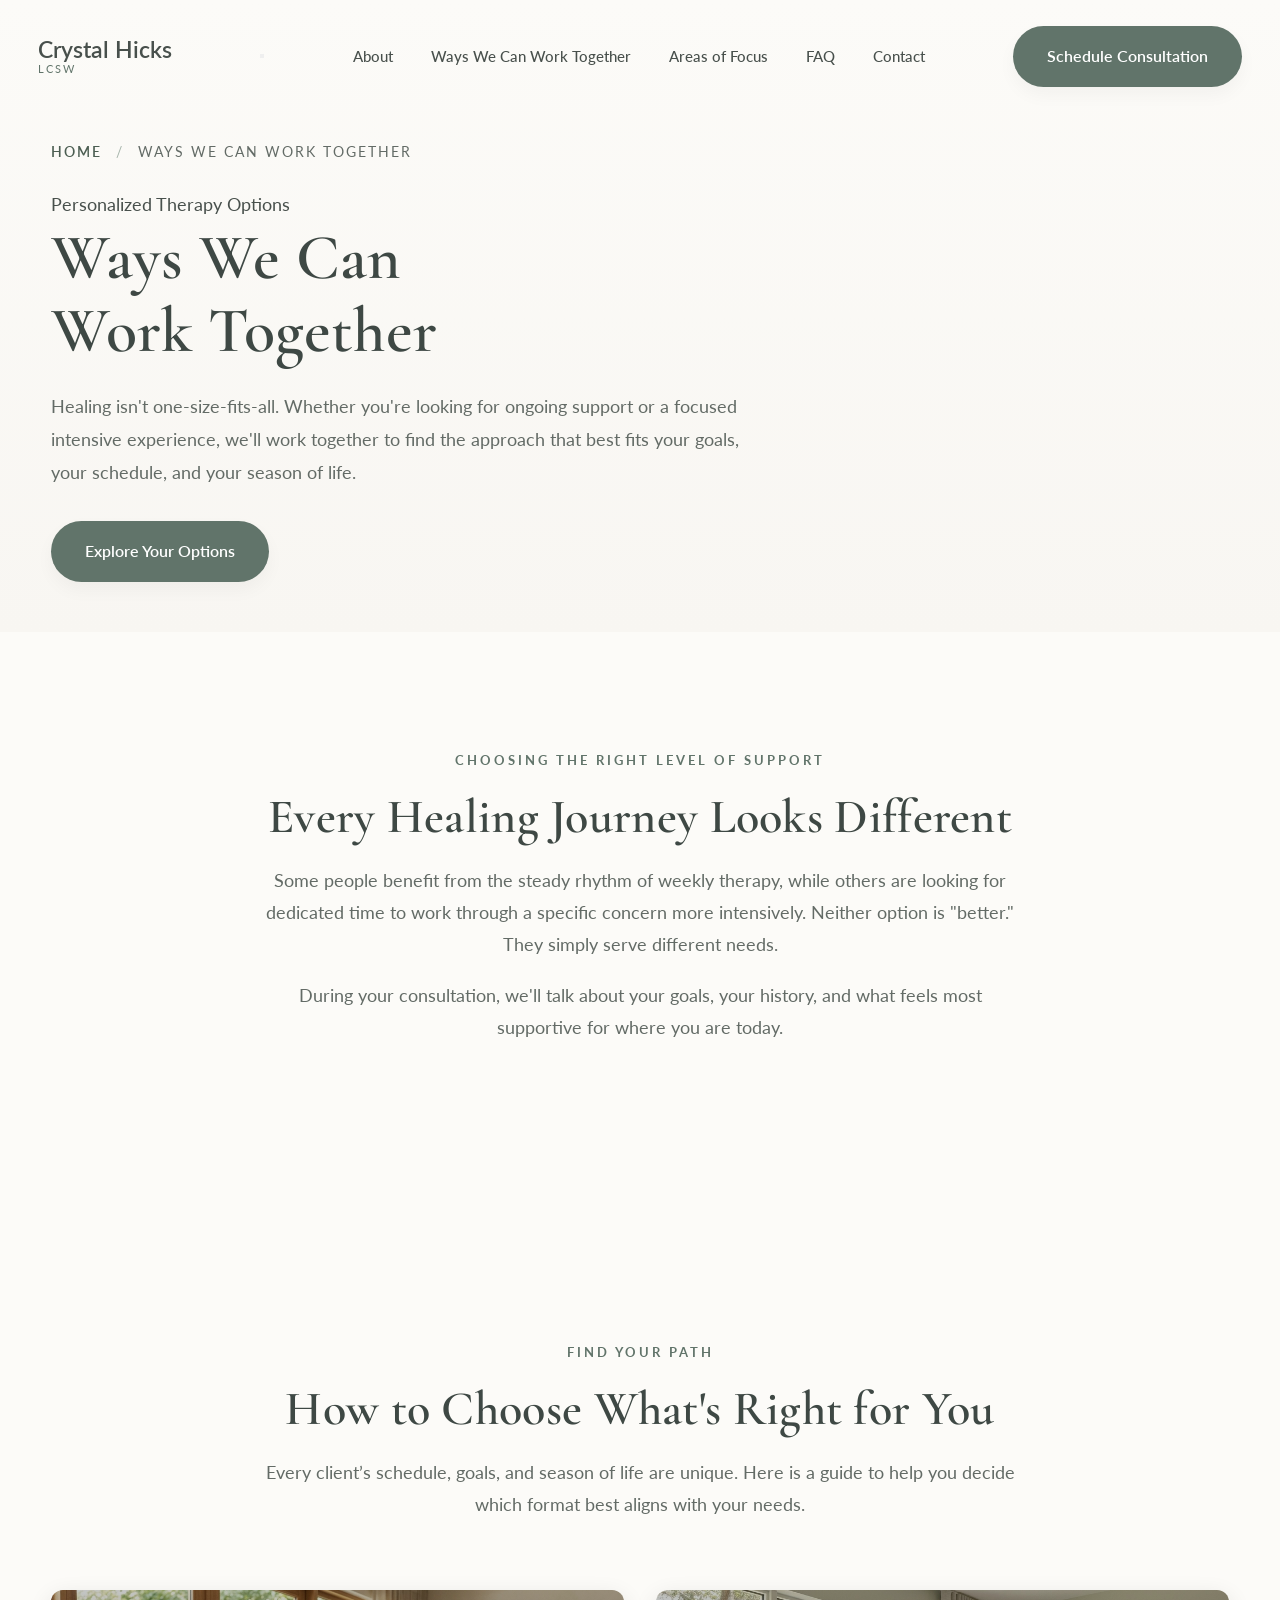
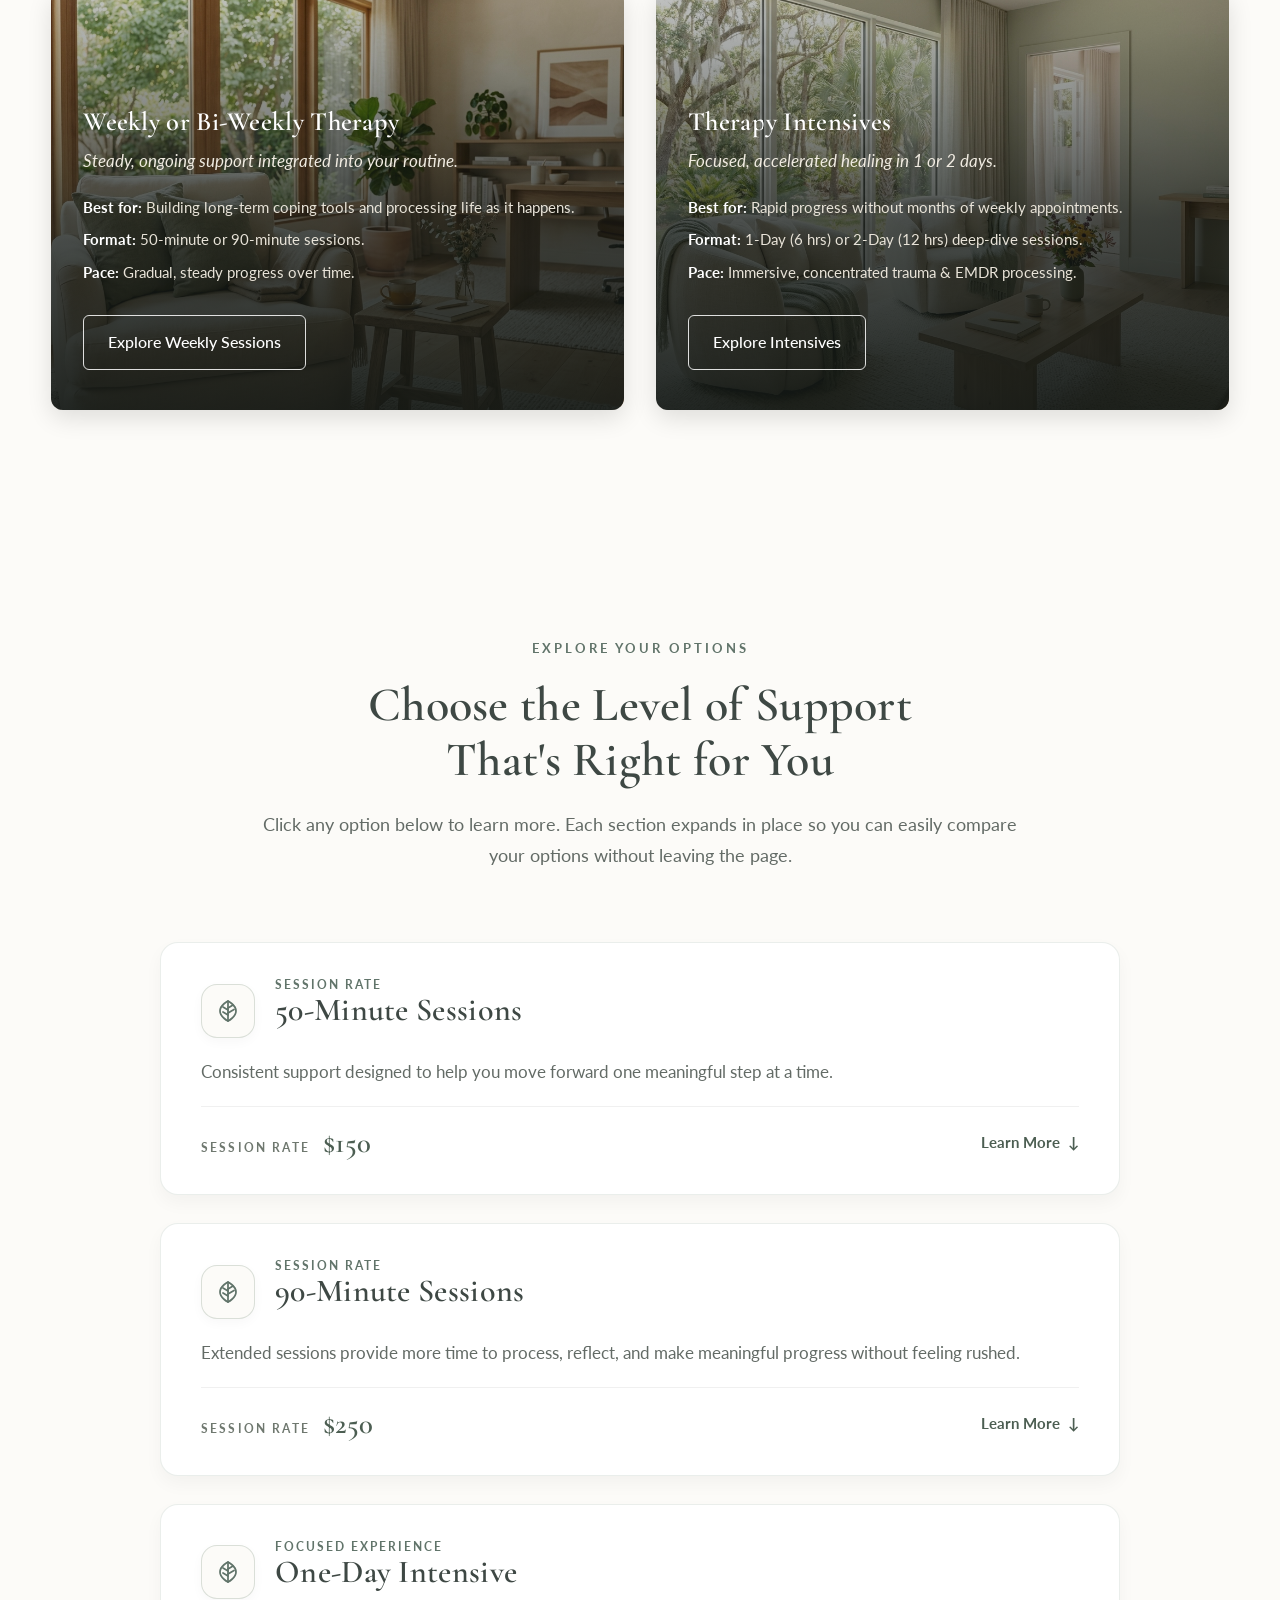
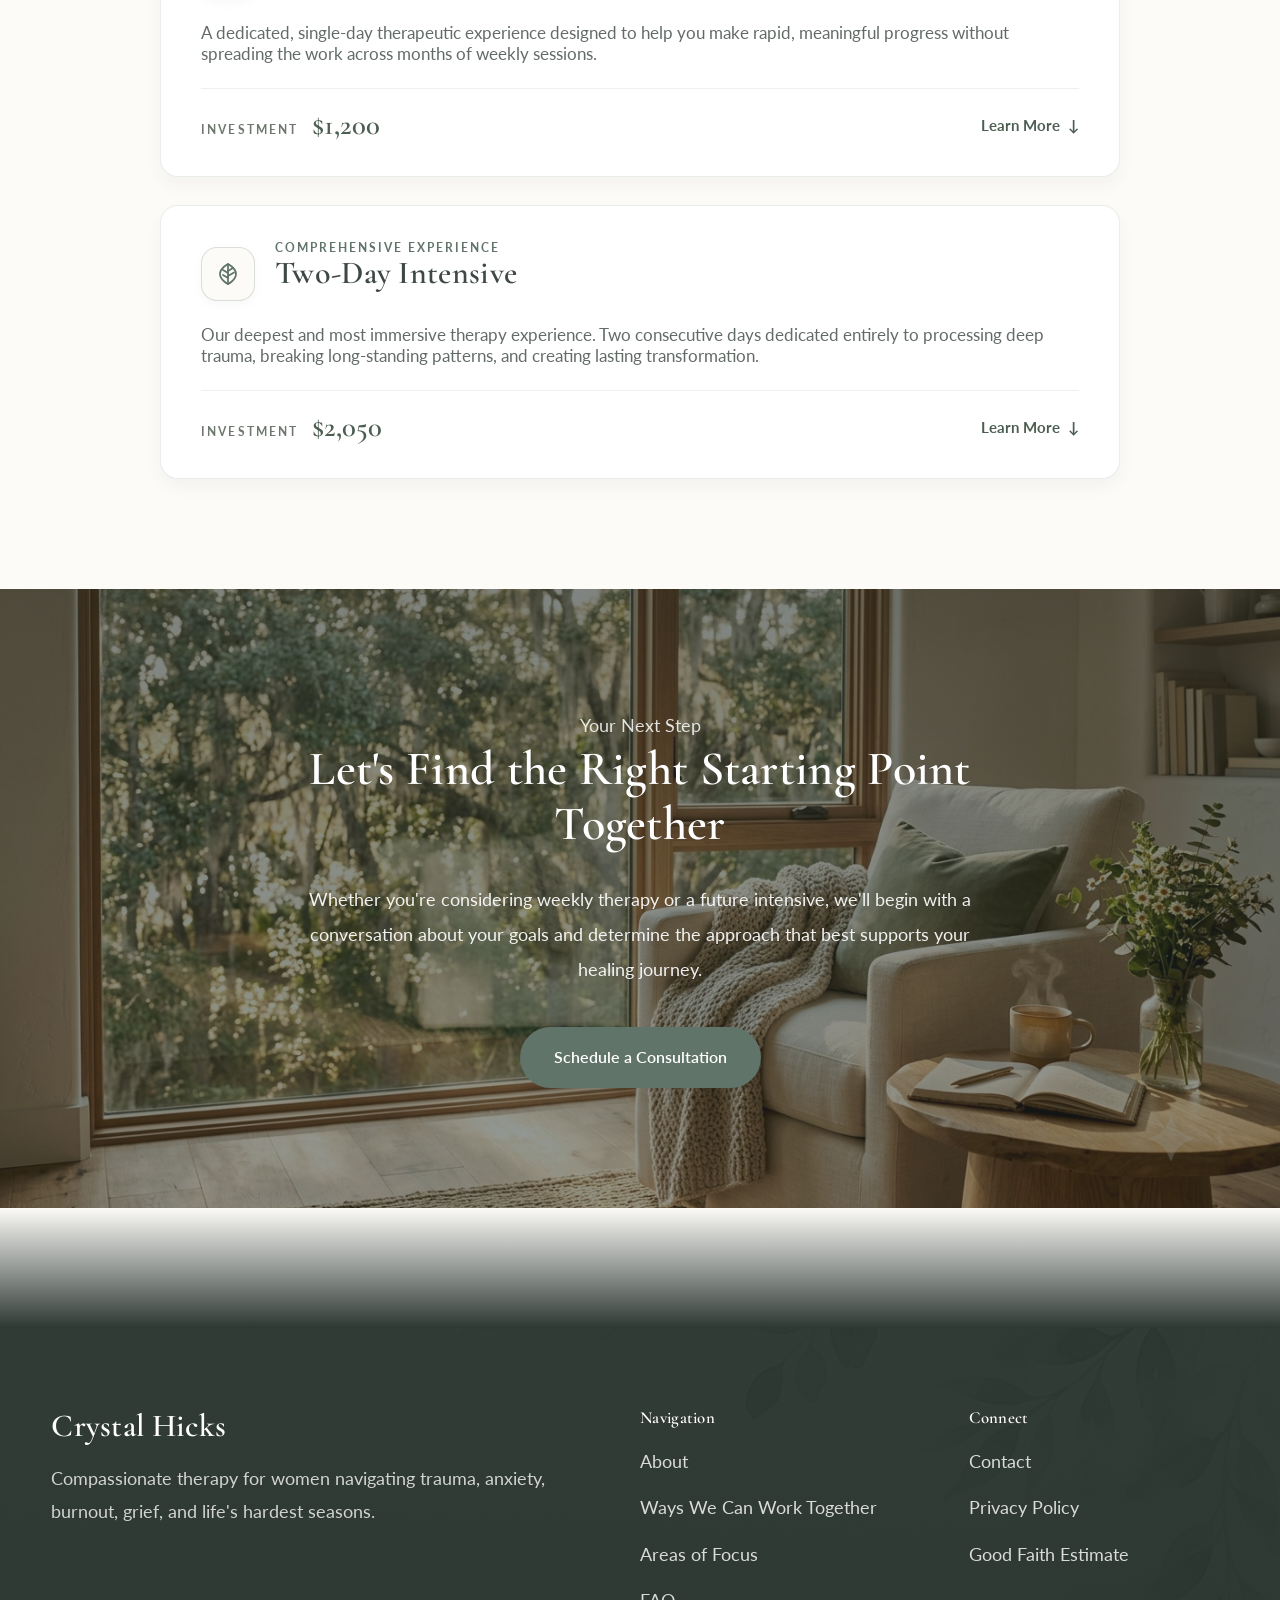
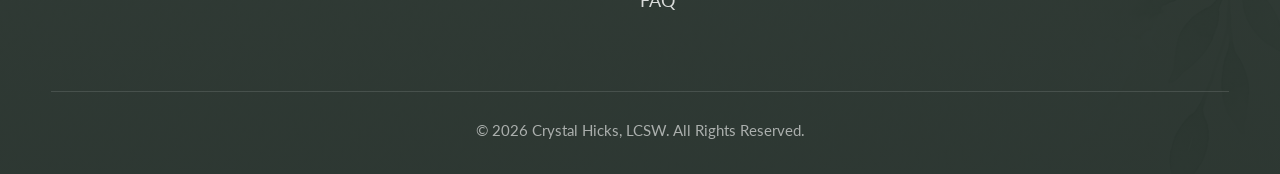
<file: ways_we_can_work_together.html>
<!DOCTYPE html>
<html lang="en">

<head>
    <meta charset="UTF-8">
    <meta name="viewport" content="width=device-width, initial-scale=1.0">
    <title>Ways We Can Work Together | Crystal Hicks, LCSW</title>
    <meta name="description"
        content="Discover the therapy experience that's right for your season of life. Weekly sessions, extended sessions, and EMDR intensives designed to help you move toward lasting healing.">
    
    <link rel="preconnect" href="https://fonts.googleapis.com">
    <link rel="preconnect" href="https://fonts.gstatic.com" crossorigin>
    <link rel="stylesheet" href="css/styles.css">

    <!-- Canonical: points to the real production URL regardless of which
         host is currently serving this file (e.g. the GitHub Pages dev copy) -->
    <link rel="canonical" href="https://livingwaterwomenscounseling.com/ways_we_can_work_together.html">

    <!-- DEV ONLY — remove this line before deploying to the production domain.
         Keeps the GitHub Pages copy out of search results while it's just a dev URL. -->
    <meta name="robots" content="noindex, nofollow">

    <script defer src="js/script.js"></script>
	<script type="application/ld+json">
		{
		  "@context": "https://schema.org",
		  "@type": ["LocalBusiness", "MedicalBusiness"],
		  "@id": "https://livingwaterwomenscounseling.com/#business",
		  "name": "Crystal Hicks, LCSW - Living Water Women's Counseling",
		  "url": "https://livingwaterwomenscounseling.com",
		  "email": "info@livingwaterwomenscounseling.com",
		  "priceRange": "$150 - $2050",
		  "address": {
			"@type": "PostalAddress",
			"streetAddress": "4609 US-17 Ste 1",
			"addressLocality": "Fleming Island",
			"addressRegion": "FL",
			"postalCode": "32003",
			"addressCountry": "US"
		  },
		  "areaServed": [
			{
			  "@type": "AdministrativeArea",
			  "name": "Fleming Island, FL"
			},
			{
			  "@type": "AdministrativeArea",
			  "name": "Clay County, FL"
			},
			{
			  "@type": "State",
			  "name": "Florida"
			}
		  ],
		  "serviceType": [
			"Psychotherapy",
			"EMDR Therapy",
			"Mental Health Counseling",
			"Trauma Therapy",
			"Women's Counseling"
		  ],
		  "knowsAbout": [
			"EMDR Therapy",
			"Trauma-Informed Care",
			"Anxiety Treatment",
			"Burnout & Stress Management",
			"Women's Mental Health"
		  ],
		  "description": "Compassionate psychotherapy and EMDR for women navigating trauma, anxiety, burnout, and life transitions. Limited in-person availability in Fleming Island, FL, and telehealth throughout Florida."
		}
	</script>

</head>

<body>

    <a href="#main-content" class="skip-link">Skip to main content</a>

    <!-- ========================================= -->
    <!-- HEADER -->
    <!-- ========================================= -->
    <header id="header">
        <nav class="navbar" aria-label="Primary">
            <a href="index.html" class="logo">
                <span class="logo-name">Crystal Hicks</span>
                <span class="logo-credentials">LCSW</span>
            </a>

            <button class="mobile-toggle" aria-label="Toggle Navigation" aria-expanded="false" aria-controls="primary-nav-links">
                <span></span>
                <span></span>
                <span></span>
            </button>

            <div class="nav-links" id="primary-nav-links">
                <a href="index.html#about">About</a>
                <a href="ways_we_can_work_together.html" class="active">Ways We Can Work Together</a>
                <a href="index.html#focus">Areas of Focus</a>
                <a href="faq.html">FAQ</a>
                <a href="index.html#contact">Contact</a>
            </div>

            <a href="index.html#contact" class="btn btn-primary">
                Schedule Consultation
            </a>
        </nav>
    </header>

    <main id="main-content">

    <!-- ========================================= -->
    <!-- PAGE HERO -->
    <!-- ========================================= -->
    <section class="page-hero">
        <div class="container">
            <div class="breadcrumbs">
                <a href="index.html">Home</a>
                <span>/</span>
                Ways We Can Work Together
            </div>

            <div class="page-hero-content">
                <div class="eyebrow">Personalized Therapy Options</div>
                <h1>Ways We Can<br>Work Together</h1>
                <p>
                    Healing isn't one-size-fits-all.
                    Whether you're looking for ongoing support or a focused
                    intensive experience, we'll work together to find the
                    approach that best fits your goals, your schedule,
                    and your season of life.
                </p>
                <a href="#service-options" class="btn btn-primary">
                    Explore Your Options
                </a>
            </div>
        </div>
    </section>

    <!-- ========================================= -->
    <!-- INTRODUCTION -->
    <!-- ========================================= -->
    <section class="section section-light">
        <div class="container narrow">
            <div class="section-header">
                <div class="eyebrow">Choosing The Right Level of Support</div>
                <h2>Every Healing Journey Looks Different</h2>
                <p>
                    Some people benefit from the steady rhythm of weekly therapy,
                    while others are looking for dedicated time to work through
                    a specific concern more intensively.
                    Neither option is "better." They simply serve different needs.
                </p>
                <p>
                    During your consultation, we'll talk about your goals,
                    your history, and what feels most supportive for where
                    you are today.
                </p>
            </div>
        </div>
    </section>

<!-- ========================================= -->
<!-- HOW TO CHOOSE SECTION -->
<!-- ========================================= -->
<section class="section section-light">
    <div class="container">
        
        <div class="section-header fade-up">
            <div class="eyebrow">Find Your Path</div>
            <h2>How to Choose What's Right for You</h2>
            <p>
                Every client’s schedule, goals, and season of life are unique. 
                Here is a guide to help you decide which format best aligns with your needs.
            </p>
        </div>

        <div class="choose-grid">
            
            <!-- Card 1: Weekly / Ongoing -->
            <div class="choose-card choose-card-weekly fade-up">
                <div class="choose-card-overlay"></div>
                <div class="choose-card-content">
                    <h3>Weekly or Bi-Weekly Therapy</h3>
                    <p class="choose-lead">Steady, ongoing support integrated into your routine.</p>
                    <ul class="choose-list">
                        <li><strong>Best for:</strong> Building long-term coping tools and processing life as it happens.</li>
                        <li><strong>Format:</strong> 50-minute or 90-minute sessions.</li>
                        <li><strong>Pace:</strong> Gradual, steady progress over time.</li>
                    </ul>
                    <a href="#50-minute" class="btn btn-outline-light">Explore Weekly Sessions</a>
                </div>
            </div>

            <!-- Card 2: Intensives -->
            <div class="choose-card choose-card-intensive fade-up">
                <div class="choose-card-overlay"></div>
                <div class="choose-card-content">
                    <h3>Therapy Intensives</h3>
                    <p class="choose-lead">Focused, accelerated healing in 1 or 2 days.</p>
                    <ul class="choose-list">
                        <li><strong>Best for:</strong> Rapid progress without months of weekly appointments.</li>
                        <li><strong>Format:</strong> 1-Day (6 hrs) or 2-Day (12 hrs) deep-dive sessions.</li>
                        <li><strong>Pace:</strong> Immersive, concentrated trauma & EMDR processing.</li>
                    </ul>
                    <a href="#one-day-intensive" class="btn btn-outline-light">Explore Intensives</a>
                </div>
            </div>

        </div>

    </div>
</section>

    <!-- ========================================= -->
    <!-- SERVICE OPTIONS -->
    <!-- ========================================= -->
    <section id="service-options" class="section section-light">
        <div class="container">
            <div class="section-header">
                <div class="eyebrow">Explore Your Options</div>
                <h2>Choose the Level of Support<br>That's Right for You</h2>
                <p>
                    Click any option below to learn more.
                    Each section expands in place so you can easily compare
                    your options without leaving the page.
                </p>
            </div>

            <!-- SERVICE CARD GRID -->
            <div class="service-detail-grid">

                <!-- 50 Minute -->
                <article id="50-minute" class="service-detail-card">
                    <button class="service-toggle" type="button" id="service-toggle-50" aria-expanded="false" aria-controls="service-expanded-50">
                        <div class="service-card-top">
                            <div class="service-icon" aria-hidden="true">
                                <svg xmlns="http://www.w3.org/2000/svg" viewBox="0 0 24 24" fill="none" stroke="currentColor" stroke-width="1.75" stroke-linecap="round" stroke-linejoin="round">
                                    <path d="M12 22C12 22 20 18 20 12C20 6 12 2 12 2C12 2 4 6 4 12C4 18 12 22 12 22Z"/>
                                    <path d="M12 2v20"/>
                                    <path d="M12 9l5-3"/>
                                    <path d="M12 14l6-3.5"/>
                                    <path d="M12 11L7 8"/>
                                    <path d="M12 16l-5-3"/>
                                </svg>
                            </div>
                            <div>
                                <div class="eyebrow">Session Rate</div>
                                <h3>50-Minute Sessions</h3>
                            </div>
                        </div>
                        <p>
                            Consistent support designed to help you move forward
                            one meaningful step at a time.
                        </p>
                        <div class="service-price-footer">
                            <div>
                                <span class="price-label">Session Rate</span>
                                <span class="price">$150</span>
                            </div>
                            <span class="expand-text">Learn More</span>
                        </div>
                    </button>

                    <div class="service-expanded" id="service-expanded-50" role="region" aria-labelledby="service-toggle-50">
                        <section class="service-section">
                            <h3>A Consistent Space for Healing</h3>
                            <p>
                                Weekly or biweekly therapy offers a steady rhythm
                                of support while balancing work, parenting,
                                relationships, and everyday life.
                                Healing doesn't have to happen all at once.
                                Together we'll create a collaborative space where
                                progress feels intentional, sustainable, and
                                personalized to your goals.
                            </p>
                        </section>

                        <section class="service-section">
                            <div class="two-column-list">
                                <div>
                                    <h4>Who It's For</h4>
                                    <ul>
                                        <li>Women experiencing anxiety</li>
                                        <li>Trauma survivors</li>
                                        <li>Busy professionals</li>
                                        <li>Mothers</li>
                                        <li>Healthcare professionals &amp; Therapists</li>
                                        <li>Women experiencing burnout</li>
                                        <li>Life transitions</li>
                                    </ul>
                                </div>

                                <div>
                                    <h4>We May Be a Good Fit If...</h4>
                                    <ul>
                                        <li>"I feel stuck."</li>
                                        <li>"I've tried talk therapy before."</li>
                                        <li>"I feel overwhelmed."</li>
                                        <li>"I've lost myself."</li>
                                        <li>"I can't stop thinking about something."</li>
                                    </ul>
                                </div>
                            </div>
                        </section>

                        <section class="service-section">
                            <h4>Therapeutic Approaches</h4>
                            <div class="pill-list">
                                <span>EMDR</span>
                                <span>CBT</span>
                                <span>ACT</span>
                                <span>Mindfulness</span>
                                <span>Somatic Therapy</span>
                                <span>Optional Faith Integration</span>
                            </div>
                            <p>
                                Faith integration is always client-directed and
                                may include prayer, Scripture, biblical guided
                                meditation, or a Christian worldview if requested.
                            </p>
                        </section>

                        <section class="service-section">
                            <div class="timeline">
                                <h4>What to Expect</h4>
                                <div class="timeline-item">
                                    <div class="timeline-time">15 Minutes</div>
                                    <div class="timeline-content">Check-in and current concerns.</div>
                                </div>
                                <div class="timeline-item">
                                    <div class="timeline-time">25 Minutes</div>
                                    <div class="timeline-content">EMDR and therapeutic processing tailored to your goals.</div>
                                </div>
                                <div class="timeline-item">
                                    <div class="timeline-time">10 Minutes</div>
                                    <div class="timeline-content">Reflection, grounding, and planning for the week ahead.</div>
                                </div>
                            </div>
                        </section>

                        <section class="service-section">
                            <div class="three-column-info">
                                <div>
                                    <h4>Before Your Session</h4>
                                    <ul>
                                        <li>Consultation</li>
                                        <li>Secure paperwork</li>
                                        <li>Assessment questionnaires</li>
                                        <li>Private telehealth location</li>
                                    </ul>
                                </div>
                                <div>
                                    <h4>After Your Session</h4>
                                    <ul>
                                        <li>Summary email</li>
                                        <li>Resources if desired</li>
                                        <li>Homework (optional)</li>
                                        <li>Follow-up scheduling</li>
                                    </ul>
                                </div>
                                <div>
                                    <h4>Common Outcomes</h4>
                                    <ul>
                                        <li>Reduced distress</li>
                                        <li>Improved clarity</li>
                                        <li>Better emotional regulation</li>
                                        <li>Renewed hope</li>
                                    </ul>
                                </div>
                            </div>
                        </section>

                        <section class="service-section faq-group">
                            <h4>Frequently Asked Questions</h4>
                            <details>
                                <summary>What if I'm nervous?</summary>
                                <p>Beginning therapy can feel vulnerable. We'll move at a pace that feels safe for you, and you never have to share more than you're comfortable sharing.</p>
                            </details>
                            <details>
                                <summary>Do I have to talk about my trauma?</summary>
                                <p>No. Therapy is collaborative. Healing can begin without discussing every detail before you're ready.</p>
                            </details>
                            <details>
                                <summary>Can faith be incorporated?</summary>
                                <p>Absolutely. Faith integration is always optional and entirely directed by your preferences.</p>
                            </details>
                        </section>

                        <div class="service-card-cta">
                            <div>
                                <span class="price-label">Session Rate</span>
                                <h3>$150</h3>
                                <p>
                                    Payment is due before or at your scheduled session. A secure payment method is kept on file.
                                </p>
                            </div>
                            <a href="index.html#contact" class="btn btn-primary">
                                Schedule a Consultation
                            </a>
                        </div>
                    </div>
                </article>

                <!-- 90 Minute Sessions -->
                <article id="90-minute" class="service-detail-card">
                    <button class="service-toggle" type="button" id="service-toggle-90" aria-expanded="false" aria-controls="service-expanded-90">
                        <div class="service-card-top">
                            <div class="service-icon" aria-hidden="true">
                                <svg xmlns="http://www.w3.org/2000/svg" viewBox="0 0 24 24" fill="none" stroke="currentColor" stroke-width="1.75" stroke-linecap="round" stroke-linejoin="round">
                                    <path d="M12 22C12 22 20 18 20 12C20 6 12 2 12 2C12 2 4 6 4 12C4 18 12 22 12 22Z"/>
                                    <path d="M12 2v20"/>
                                    <path d="M12 9l5-3"/>
                                    <path d="M12 14l6-3.5"/>
                                    <path d="M12 11L7 8"/>
                                    <path d="M12 16l-5-3"/>
                                </svg>
                            </div>
                            <div>
                                <div class="eyebrow">Session Rate</div>
                                <h3>90-Minute Sessions</h3>
                            </div>
                        </div>
                        <p>
                            Extended sessions provide more time to process,
                            reflect, and make meaningful progress without
                            feeling rushed.
                        </p>
                        <div class="service-price-footer">
                            <div>
                                <span class="price-label">Session Rate</span>
                                <span class="price">$250</span>
                            </div>
                            <span class="expand-text">Learn More</span>
                        </div>
                    </button>

                    <div class="service-expanded" id="service-expanded-90" role="region" aria-labelledby="service-toggle-90">
                        <section class="service-section">
                            <h3>More Time to Go Deeper</h3>
                            <p>
                                Longer sessions create additional space for
                                EMDR processing, addressing specific fears or
                                phobias, and making meaningful progress in a
                                single appointment.
                            </p>
                        </section>

                        <section class="service-section">
                            <div class="two-column-list">
                                <div>
                                    <h4>Who It's For</h4>
                                    <ul>
                                        <li>Trauma survivors</li>
                                        <li>Clients overcoming fears or phobias</li>
                                        <li>Clients wanting extended EMDR sessions</li>
                                    </ul>
                                </div>
                                <div>
                                    <h4>Therapeutic Approaches</h4>
                                    <div class="pill-list">
                                        <span>EMDR</span>
                                        <span>Extended Processing</span>
                                        <span>Faith Integration (Optional)</span>
                                    </div>
                                </div>
                            </div>
                        </section>

                        <section class="service-section">
                            <div class="timeline">
                                <h4>Typical Session Flow</h4>
                                <div class="timeline-item">
                                    <div class="timeline-time">15 Minutes</div>
                                    <div class="timeline-content">Check-in and identify goals.</div>
                                </div>
                                <div class="timeline-item">
                                    <div class="timeline-time">60 Minutes</div>
                                    <div class="timeline-content">EMDR and focused therapeutic work.</div>
                                </div>
                                <div class="timeline-item">
                                    <div class="timeline-time">15 Minutes</div>
                                    <div class="timeline-content">Reflection, grounding, and planning.</div>
                                </div>
                            </div>
                        </section>

                        <section class="service-section">
                            <div class="three-column-info">
                                <div>
                                    <h4>Before</h4>
                                    <ul>
                                        <li>Consultation</li>
                                        <li>Secure intake paperwork</li>
                                        <li>Private telehealth location</li>
                                    </ul>
                                </div>
                                <div>
                                    <h4>After</h4>
                                    <ul>
                                        <li>Summary email</li>
                                        <li>Optional resources</li>
                                        <li>Weekly or biweekly follow-up</li>
                                    </ul>
                                </div>
                                <div>
                                    <h4>Expected Outcomes</h4>
                                    <ul>
                                        <li>Greater clarity</li>
                                        <li>Reduced distress</li>
                                        <li>Improved confidence</li>
                                        <li>Renewed hope</li>
                                    </ul>
                                </div>
                            </div>
                        </section>

                        <div class="service-card-cta">
                            <div>
                                <span class="price-label">Session Rate</span>
                                <h3>$250</h3>
                                <p>
                                    Payment is due before your appointment. A secure payment method is kept on file.
                                </p>
                            </div>
                            <a href="index.html#contact" class="btn btn-primary">
                                Schedule a Consultation
                            </a>
                        </div>
                    </div>
                </article>

                <!-- ONE-DAY INTENSIVE -->
                <article id="one-day-intensive" class="service-detail-card">
                    <button class="service-toggle" type="button" id="service-toggle-1day" aria-expanded="false" aria-controls="service-expanded-1day">
                        <div class="service-card-top">
                            <div class="service-icon" aria-hidden="true">
                                <svg xmlns="http://www.w3.org/2000/svg" viewBox="0 0 24 24" fill="none" stroke="currentColor" stroke-width="1.75" stroke-linecap="round" stroke-linejoin="round">
                                    <path d="M12 22C12 22 20 18 20 12C20 6 12 2 12 2C12 2 4 6 4 12C4 18 12 22 12 22Z"/>
                                    <path d="M12 2v20"/>
                                    <path d="M12 9l5-3"/>
                                    <path d="M12 14l6-3.5"/>
                                    <path d="M12 11L7 8"/>
                                    <path d="M12 16l-5-3"/>
                                </svg>
                            </div>
                            <div>
                                <div class="eyebrow">Focused Experience</div>
                                <h3>One-Day Intensive</h3>
                            </div>
                        </div>
                        <p>
                            A dedicated, single-day therapeutic experience designed to help you make rapid, 
                            meaningful progress without spreading the work across months of weekly sessions.
                        </p>
                        <div class="service-price-footer">
                            <div>
                                <span class="price-label">Investment</span>
                                <span class="price">$1,200</span>
                            </div>
                            <span class="expand-text">Learn More</span>
                        </div>
                    </button>

                    <div class="service-expanded" id="service-expanded-1day" role="region" aria-labelledby="service-toggle-1day">
                        <section class="service-section">
                            <h3>Accelerated Healing in a Single Day</h3>
                            <p>
                                The primary purpose of an intensive is to devote a focused block of time 
                                toward your goals—allowing you to move through therapeutic barriers and achieve 
                                breakthrough progress much quicker than traditional weekly sessions allow.
                            </p>
                        </section>

                        <section class="service-section">
                            <div class="two-column-list">
                                <div>
                                    <h4>Who It's Best For</h4>
                                    <ul>
                                        <li>Trauma survivors seeking dedicated processing</li>
                                        <li>Individuals working to overcome a specific fear or phobia</li>
                                        <li>Couples seeking premarital counseling or focused relational work</li>
                                        <li>Busy individuals needing accelerated progress</li>
                                    </ul>

                                    <h4 style="margin-top: 24px;">Who Is Not a Good Fit</h4>
                                    <ul>
                                        <li>Active psychosis or current suicidal crisis</li>
                                        <li>Untreated substance dependence</li>
                                        <li>Court-ordered therapy</li>
                                        <li>Clients seeking medication management only</li>
                                    </ul>
                                </div>

                                <div>
                                    <h4>Common Presenting Problems</h4>
                                    <ul>
                                        <li>"I feel stuck."</li>
                                        <li>"I can't stop thinking about..."</li>
                                        <li>"I've tried talk therapy before."</li>
                                        <li>"I feel overwhelmed."</li>
                                        <li>"I've lost myself."</li>
                                    </ul>

                                    <h4 style="margin-top: 24px;">Primary Goals</h4>
                                    <ul>
                                        <li>Reduce anxiety &amp; process traumatic memories</li>
                                        <li>Improve emotional regulation</li>
                                        <li>Develop healthier boundaries</li>
                                        <li>Strengthen relationships &amp; restore hope</li>
                                    </ul>
                                </div>
                            </div>
                        </section>

                        <section class="service-section">
                            <h4>Therapeutic Approaches</h4>
                            <div class="pill-list">
                                <span>EMDR</span>
                                <span>Gottman Method for Couples</span>
                                <span>Somatic &amp; Grounding Practices</span>
                                <span>Optional Faith Integration</span>
                            </div>

                            <h4 style="margin-top: 20px;">Optional Faith Integration</h4>
                            <p>
                                Faith integration is always client-directed. If desired, we can seamlessly weave your Christian faith into our work together. Examples include:
                            </p>
                            <div class="pill-list">
                                <span>Scripture</span>
                                <span>Prayer</span>
                                <span>Christian Worldview</span>
                                <span>Biblical Guided Meditation</span>
                            </div>
                        </section>

                        <section class="service-section">
                            <div class="timeline">
                                <h4>Session Schedule (9:00 AM – 4:00 PM)</h4>
                                <p style="font-size: 0.9rem; color: var(--text-light); margin-bottom: 12px;">
                                    Includes two 15-minute breaks and one 60-minute lunch break. Additional breaks are added at your preference or as needed.
                                </p>
                                
                                <div class="timeline-item">
                                    <div class="timeline-time">9:00 AM</div>
                                    <div class="timeline-content">Welcome, Preparation &amp; Goal Setting</div>
                                </div>
                                <div class="timeline-item">
                                    <div class="timeline-time">10:00 AM</div>
                                    <div class="timeline-content">EMDR / Deep Processing</div>
                                </div>
                                <div class="timeline-item">
                                    <div class="timeline-time">10:30 AM</div>
                                    <div class="timeline-content">Morning Rest Break (15 mins)</div>
                                </div>
                                <div class="timeline-item">
                                    <div class="timeline-time">10:45 AM</div>
                                    <div class="timeline-content">EMDR / Deep Processing</div>
                                </div>
                                <div class="timeline-item">
                                    <div class="timeline-time">12:00 PM</div>
                                    <div class="timeline-content">Break for Lunch (60 mins)</div>
                                </div>
                                <div class="timeline-item">
                                    <div class="timeline-time">1:00 PM</div>
                                    <div class="timeline-content">EMDR / Deep Processing</div>
                                </div>
                                <div class="timeline-item">
                                    <div class="timeline-time">2:30 PM</div>
                                    <div class="timeline-content">Afternoon Rest Break (15 mins)</div>
                                </div>
                                <div class="timeline-item">
                                    <div class="timeline-time">2:45 PM</div>
                                    <div class="timeline-content">EMDR / Focused Integration</div>
                                </div>
                                <div class="timeline-item">
                                    <div class="timeline-time">3:30 PM</div>
                                    <div class="timeline-content">Grounding, Reflection &amp; Future Planning</div>
                                </div>
                            </div>
                        </section>

                        <section class="service-section">
                            <div class="three-column-info">
                                <div>
                                    <h4>Before Your Session</h4>
                                    <ul>
                                        <li>Initial consultation call</li>
                                        <li>Secure intake paperwork</li>
                                        <li>Assessment questionnaires</li>
                                        <li>Prepare a private, comfortable space at home (Telehealth)</li>
                                    </ul>
                                </div>
                                <div>
                                    <h4>What Happens After</h4>
                                    <ul>
                                        <li>Summary email with recommendations, resources, or homework</li>
                                        <li>Follow-up session (50 or 90 mins) for maintenance &amp; reinforcement</li>
                                    </ul>
                                </div>
                                <div>
                                    <h4>Expected Outcomes</h4>
                                    <ul>
                                        <li>Reduced distress</li>
                                        <li>Increased clarity</li>
                                        <li>Improved sleep</li>
                                        <li>Emotional relief</li>
                                        <li>Renewed hope &amp; confidence</li>
                                    </ul>
                                </div>
                            </div>
                        </section>

                        <section class="service-section faq-group">
                            <h4>Scheduling &amp; Payment Policies</h4>
                            <details>
                                <summary>Intensive Availability &amp; Scheduling</summary>
                                <p>Intensives are reserved exclusively for Fridays and Saturdays to allow dedicated focus.</p>
                            </details>
                            <details>
                                <summary>Deposit &amp; Payment Structure</summary>
                                <p>A 25% non-refundable deposit is required to reserve your intensive date. The remaining balance is due 2 days before the scheduled session.</p>
                            </details>
                            <details>
                                <summary>Rescheduling &amp; Cancellation Policy</summary>
                                <p>Rescheduling is permitted with at least 48 hours' notice, allowing your deposit to be applied to the new date. Cancellations without prior notice (no-shows) incur a fee equal to 50% of the total rate.</p>
                            </details>
                            <details>
                                <summary>Late Arrivals</summary>
                                <p>There is no penalty fee for arriving late, but the session duration will not be extended or prorated.</p>
                            </details>
                        </section>

                        <div class="service-card-cta">
                            <div>
                                <span class="price-label">Total Investment</span>
                                <h3>$1,200</h3>
                                <p>25% deposit due upon booking. Balance due 2 days prior to your intensive.</p>
                            </div>
                            <a href="index.html#contact" class="btn btn-primary">
                                Schedule Consultation
                            </a>
                        </div>
                    </div>
                </article>

                <!-- TWO-DAY INTENSIVE -->
                <article id="two-day-intensive" class="service-detail-card">
                    <button class="service-toggle" type="button" id="service-toggle-2day" aria-expanded="false" aria-controls="service-expanded-2day">
                        <div class="service-card-top">
                            <div class="service-icon" aria-hidden="true">
                                <svg xmlns="http://www.w3.org/2000/svg" viewBox="0 0 24 24" fill="none" stroke="currentColor" stroke-width="1.75" stroke-linecap="round" stroke-linejoin="round">
                                    <path d="M12 22C12 22 20 18 20 12C20 6 12 2 12 2C12 2 4 6 4 12C4 18 12 22 12 22Z"/>
                                    <path d="M12 2v20"/>
                                    <path d="M12 9l5-3"/>
                                    <path d="M12 14l6-3.5"/>
                                    <path d="M12 11L7 8"/>
                                    <path d="M12 16l-5-3"/>
                                </svg>
                            </div>
                            <div>
                                <div class="eyebrow">Comprehensive Experience</div>
                                <h3>Two-Day Intensive</h3>
                            </div>
                        </div>
                        <p>
                            Our deepest and most immersive therapy experience. Two consecutive days dedicated entirely 
                            to processing deep trauma, breaking long-standing patterns, and creating lasting transformation.
                        </p>
                        <div class="service-price-footer">
                            <div>
                                <span class="price-label">Investment</span>
                                <span class="price">$2,050</span>
                            </div>
                            <span class="expand-text">Learn More</span>
                        </div>
                    </button>

                    <div class="service-expanded" id="service-expanded-2day" role="region" aria-labelledby="service-toggle-2day">
                        <section class="service-section">
                            <h3>Deep, Immersive Transformation Across Two Days</h3>
                            <p>
                                The Two-Day Intensive provides expanded time to process complex, multi-layered trauma or deep relational 
                                patterns. By devoting two full consecutive days, you give yourself the rare opportunity to completely step away 
                                from daily stressors and do profound, uninterrupted work.
                            </p>
                        </section>

                        <section class="service-section">
                            <div class="two-column-list">
                                <div>
                                    <h4>Who It's Best For</h4>
                                    <ul>
                                        <li>Trauma survivors needing extended processing time</li>
                                        <li>Individuals working through complex fears, phobias, or grief</li>
                                        <li>Couples seeking comprehensive premarital counseling or deep repair</li>
                                        <li>Clients wanting maximum momentum and deep resolution</li>
                                    </ul>

                                    <h4 style="margin-top: 24px;">Who Is Not a Good Fit</h4>
                                    <ul>
                                        <li>Active psychosis or current suicidal crisis</li>
                                        <li>Untreated substance dependence</li>
                                        <li>Court-ordered therapy</li>
                                        <li>Clients seeking medication management only</li>
                                    </ul>
                                </div>

                                <div>
                                    <h4>Common Presenting Problems</h4>
                                    <ul>
                                        <li>"I feel stuck."</li>
                                        <li>"I can't stop thinking about..."</li>
                                        <li>"I've tried talk therapy before."</li>
                                        <li>"I feel overwhelmed."</li>
                                        <li>"I've lost myself."</li>
                                    </ul>

                                    <h4 style="margin-top: 24px;">Primary Goals</h4>
                                    <ul>
                                        <li>Reduce anxiety &amp; process complex traumatic memories</li>
                                        <li>Improve emotional regulation</li>
                                        <li>Develop healthier boundaries</li>
                                        <li>Strengthen relationships &amp; restore hope</li>
                                    </ul>
                                </div>
                            </div>
                        </section>

                        <section class="service-section">
                            <h4>Therapeutic Approaches</h4>
                            <div class="pill-list">
                                <span>EMDR</span>
                                <span>Gottman Method for Couples</span>
                                <span>Somatic &amp; Grounding Practices</span>
                                <span>Optional Faith Integration</span>
                            </div>

                            <h4 style="margin-top: 20px;">Optional Faith Integration</h4>
                            <p>
                                Faith integration is always client-directed. If desired, we can seamlessly weave your Christian faith into our work together. Examples include:
                            </p>
                            <div class="pill-list">
                                <span>Scripture</span>
                                <span>Prayer</span>
                                <span>Christian Worldview</span>
                                <span>Biblical Guided Meditation</span>
                            </div>
                        </section>

                        <section class="service-section">
                            <div class="timeline">
                                <h4>Two-Day Schedule Overview (9:00 AM – 4:00 PM Each Day)</h4>
                                <p style="font-size: 0.9rem; color: var(--text-light); margin-bottom: 16px;">
                                    Both Friday and Saturday follow this schedule, providing two 15-minute breaks and one 60-minute lunch break each day.
                                </p>

                                <div class="day-badge">Day 1 &amp; Day 2 Timeline</div>
                                
                                <div class="timeline-item">
                                    <div class="timeline-time">9:00 AM</div>
                                    <div class="timeline-content">Welcome, Check-in &amp; Daily Preparation</div>
                                </div>
                                <div class="timeline-item">
                                    <div class="timeline-time">10:00 AM</div>
                                    <div class="timeline-content">EMDR / Deep Processing</div>
                                </div>
                                <div class="timeline-item">
                                    <div class="timeline-time">10:30 AM</div>
                                    <div class="timeline-content">Morning Rest Break (15 mins)</div>
                                </div>
                                <div class="timeline-item">
                                    <div class="timeline-time">10:45 AM</div>
                                    <div class="timeline-content">EMDR / Focused Processing</div>
                                </div>
                                <div class="timeline-item">
                                    <div class="timeline-time">12:00 PM</div>
                                    <div class="timeline-content">Break for Lunch (60 mins)</div>
                                </div>
                                <div class="timeline-item">
                                    <div class="timeline-time">1:00 PM</div>
                                    <div class="timeline-content">EMDR / Deep Processing</div>
                                </div>
                                <div class="timeline-item">
                                    <div class="timeline-time">2:30 PM</div>
                                    <div class="timeline-content">Afternoon Rest Break (15 mins)</div>
                                </div>
                                <div class="timeline-item">
                                    <div class="timeline-time">2:45 PM</div>
                                    <div class="timeline-content">EMDR / Integration &amp; Consolidation</div>
                                </div>
                                <div class="timeline-item">
                                    <div class="timeline-time">3:30 PM</div>
                                    <div class="timeline-content">Grounding, Reflection &amp; Evening Integration / Final Plan</div>
                                </div>
                            </div>
                        </section>

                        <section class="service-section">
                            <div class="three-column-info">
                                <div>
                                    <h4>Before Your Intensive</h4>
                                    <ul>
                                        <li>Initial consultation call</li>
                                        <li>Secure intake paperwork</li>
                                        <li>Assessment questionnaires</li>
                                        <li>Prepare a private, comfortable space at home (Telehealth)</li>
                                    </ul>
                                </div>
                                <div>
                                    <h4>What Happens After</h4>
                                    <ul>
                                        <li>Summary email with recommendations, resources, or homework</li>
                                        <li>Follow-up session (50 or 90 mins) for maintenance &amp; reinforcement</li>
                                    </ul>
                                </div>
                                <div>
                                    <h4>Expected Outcomes</h4>
                                    <ul>
                                        <li>Reduced distress</li>
                                        <li>Increased clarity</li>
                                        <li>Improved sleep</li>
                                        <li>Emotional relief</li>
                                        <li>Renewed hope &amp; confidence</li>
                                    </ul>
                                </div>
                            </div>
                        </section>

                        <section class="service-section faq-group">
                            <h4>Scheduling &amp; Payment Policies</h4>
                            <details>
                                <summary>Intensive Availability &amp; Scheduling</summary>
                                <p>Two-Day Intensives are reserved for Friday and Saturday back-to-back to allow continuous momentum.</p>
                            </details>
                            <details>
                                <summary>Deposit &amp; Payment Structure</summary>
                                <p>A 25% non-refundable deposit is required to reserve your dates. The remaining balance is due 2 days before the start of your intensive.</p>
                            </details>
                            <details>
                                <summary>Rescheduling &amp; Cancellation Policy</summary>
                                <p>Rescheduling is permitted with at least 48 hours' notice, allowing your deposit to be applied to the rescheduled dates. Cancellations without prior notice (no-shows) incur a fee equal to 50% of the total rate.</p>
                            </details>
                            <details>
                                <summary>Late Arrivals</summary>
                                <p>There is no penalty fee for arriving late, but the session duration will not be extended or prorated.</p>
                            </details>
                        </section>

                        <div class="service-card-cta">
                            <div>
                                <span class="price-label">Total Investment</span>
                                <h3>$2,050</h3>
                                <p>25% deposit due upon booking. Balance due 2 days prior to your intensive.</p>
                            </div>
                            <a href="index.html#contact" class="btn btn-primary">
                                Schedule Consultation
                            </a>
                        </div>
                    </div>
                </article>
            </div>
        </div>
    </section>

    <!-- ========================================= -->
    <!-- CLOSING CTA -->
    <!-- ========================================= -->
    <section class="cta-section">
        <div class="cta-overlay">
            <div class="container">
                <div class="cta-content fade-up">
                    <div class="eyebrow">Your Next Step</div>
                    <h2>Let's Find the Right Starting Point Together</h2>
                    <p>
                        Whether you're considering weekly therapy or a future
                        intensive, we'll begin with a conversation about your
                        goals and determine the approach that best supports
                        your healing journey.
                    </p>
                    <a href="index.html#contact" class="btn btn-primary">
                        Schedule a Consultation
                    </a>
                </div>
            </div>
        </div>
    </section>

    </main>

    <!-- ========================================= -->
    <!-- FOOTER -->
    <!-- ========================================= -->
    <div class="footer-transition"></div>
    <footer>
        <div class="container">
            <div class="footer-grid">
                <div>
                    <h3>Crystal Hicks</h3>
                    <p>
                        Compassionate therapy for women navigating
                        trauma, anxiety, burnout, grief, and life's
                        hardest seasons.
                    </p>
                </div>
                <div>
                    <h4>Navigation</h4>
                    <a href="index.html#about">About</a>
                    <a href="ways_we_can_work_together.html">Ways We Can Work Together</a>
                    <a href="index.html#focus">Areas of Focus</a>
                    <a href="faq.html">FAQ</a>
                </div>
                <div>
                    <h4>Connect</h4>
                    <a href="index.html#contact">Contact</a>
                    <a href="Living-Water-Womens-Counseling-LLC-Notice-of-Privacy-Practices.pdf" class="privacy-trigger">Privacy Policy</a>
                   <!-- Footer link update -->
                    <a href="#gfe-modal" class="gfe-trigger">Good Faith Estimate</a>
                </div>
            </div>
            <div class="footer-bottom">
                © 2026 Crystal Hicks, LCSW. All Rights Reserved.
            </div>
        </div>
    </footer>
<!-- ========================================= -->
<!-- GOOD FAITH ESTIMATE MODAL -->
<!-- ========================================= -->
<div id="gfe-modal" class="modal" aria-hidden="true" role="dialog" aria-labelledby="gfe-modal-title">
    <div class="modal-overlay" data-close-modal></div>
    <div class="modal-container">
        <button type="button" class="modal-close" aria-label="Close modal" data-close-modal>&times;</button>
        <div class="modal-content">
            <div class="eyebrow">Patient Rights</div>
            <h2 id="gfe-modal-title">Right to a Good Faith Estimate</h2>
            
            <p>Starting January 1st, 2022, the “No Surprises Act” requires healthcare providers to give patients who choose self-pay arrangements an estimate in writing of the total charges incurred under their agreement.</p>
            
            <p>Patients are entitled to receive a Good Faith Estimate that details expected costs associated with non-emergency healthcare services, including psychotherapy services. Be sure to request one from your healthcare provider, and keep a copy for future reference.</p>
            
            <p>Although a Good Faith Estimate provides an estimate of service costs, it should not be seen as binding and does not bind patients to utilize providers listed therein.</p>
            
            <p>The frequency and cost of appointments required of any particular patient will depend on their unique needs and what has been agreed upon with their therapist.</p>
            
            <p>A Good Faith Estimate is calculated based on information known at the time it was formulated and does not account for unexpected costs that may arise during treatment.</p>
            
            <p>If actual charges exceed what was estimated in their Good Faith Estimate, patients have the right to initiate a dispute resolution process.</p>
            
            <p>Patients should feel free to reach out whenever they have queries regarding their treatment plan or the information provided in their Good Faith Estimate.</p>
            
            <p>Patients looking for information about their right to a Good Faith Estimate can visit <a href="https://www.cms.gov/nosurprises" target="_blank" rel="noopener noreferrer">CMS.gov/nosurprises</a>.</p>
        </div>
    </div>
</div>
<!-- ========================================= -->
<!-- PRIVACY POLICY MODAL -->
<!-- ========================================= -->
<div id="privacy-modal" class="modal" aria-hidden="true" role="dialog" aria-labelledby="privacy-modal-title">
    <div class="modal-overlay" data-close-modal></div>
    <div class="modal-container pdf-modal-container">
        
        <div class="pdf-modal-header">
            <div>
                <div class="eyebrow">Legal</div>
                <h2 id="privacy-modal-title">Notice of Privacy Practices</h2>
            </div>
            
            <div class="pdf-actions">
                <!-- Download Button -->
                <a href="Living-Water-Womens-Counseling-LLC-Notice-of-Privacy-Practices.pdf" download="Living-Water-Womens-Counseling-LLC-Notice-of-Privacy-Practices.pdf" class="btn btn-outline btn-sm">
                    <span aria-hidden="true">📥</span> Download
                </a>
                
                <!-- Print / Open Button -->
                <a href="Living-Water-Womens-Counseling-LLC-Notice-of-Privacy-Practices.pdf" target="_blank" class="btn btn-primary btn-sm">
                    <span aria-hidden="true">🖨️</span> Print / Full View <span class="visually-hidden">(opens in a new tab)</span>
                </a>
                
                <button type="button" class="modal-close" aria-label="Close modal" data-close-modal>&times;</button>
            </div>
        </div>

        <div class="pdf-viewer-wrapper">
            <iframe src="Living-Water-Womens-Counseling-LLC-Notice-of-Privacy-Practices.pdf" title="Notice of Privacy Practices PDF" id="privacy-pdf-frame"></iframe>
        </div>

    </div>
</div>
</body>
</html>
</file>
<file: css/styles.css>
/*=========================================================
 Crystal Hicks, LCSW
 Boutique Therapy Website
 Design System v1.0
=========================================================*/


/*=========================================================
Google Fonts
=========================================================*/

@import url('https://fonts.googleapis.com/css2?family=Cormorant+Garamond:wght@400;500;600;700&family=Lato:wght@300;400;500;700&display=swap');


/*=========================================================
CSS Variables
=========================================================*/

:root{

/* Brand Colors */

/* NOTE: darkened from the original design (#748B7A / #5D7263 / #6E7772 / #B59A62)
   for WCAG 1.4.3 AA contrast (4.5:1) against --warm-white / --cream / white button fills.
   --sage-light is unchanged since it's only used decoratively, never for text. */
--sage:#61746A;
--sage-light:#A7B5AB;
--sage-dark:#4C5E52;

--cream:#F8F6F2;
--warm-white:#FCFBF8;
--taupe:#C9B8A6;
--charcoal:#3E4844;

--gold:#7E6B44;

--text:#48504C;
--text-light:#636B66;

--white:#FFFFFF;

--shadow-sm:
0 8px 18px rgba(0,0,0,.04);

--shadow-md:
0 18px 45px rgba(0,0,0,.08);

--shadow-lg:
0 35px 80px rgba(0,0,0,.12);

--radius-sm:10px;
--radius-md:18px;
--radius-lg:28px;

--transition:.35s ease;

--content-width:1200px;

}



/*=========================================================
Reset
=========================================================*/

*{
margin:0;
padding:0;
box-sizing:border-box;
}

html{

scroll-behavior:smooth;

}

body{

background:var(--cream);

font-family:'Lato',sans-serif;

color:var(--text);

font-size:18px;

line-height:1.8;

-webkit-font-smoothing:antialiased;

overflow-x:hidden;

}



/*=========================================================
Typography
=========================================================*/

h1,
h2,
h3,
h4{

font-family:"Cormorant Garamond",serif;

font-weight:600;

color:var(--charcoal);

letter-spacing:.3px;

line-height:1.15;

}

h1{

font-size:4.6rem;

margin-bottom:28px;

}

h2{

font-size:3rem;

margin-bottom:18px;

}

h3{

font-size:2rem;

margin-bottom:16px;

}

h4{

font-size:1.35rem;

}

p{

margin-bottom:20px;

color:var(--text-light);

}

strong{

color:var(--charcoal);

font-weight:700;

}

a{

text-decoration:none;

transition:var(--transition);

color:inherit;

}

ul{

list-style:none;

}

/*=========================================================
Skip Link (WCAG 2.4.1 Bypass Blocks)
=========================================================*/

.skip-link{

position:absolute;

top:-100px;

left:12px;

z-index:2000;

background:var(--sage-dark);

color:white;

padding:14px 22px;

border-radius:8px;

font-weight:700;

}

.skip-link:focus{

top:12px;

}

.visually-hidden{

position:absolute;

width:1px;

height:1px;

padding:0;

margin:-1px;

overflow:hidden;

clip:rect(0,0,0,0);

white-space:nowrap;

border:0;

}



/*=========================================================
Images
=========================================================*/

img{

max-width:100%;

display:block;

}



/*=========================================================
Containers
=========================================================*/

.container{

width:min(92%,var(--content-width));

margin:auto;

}

.section{

padding:110px 0;

position:relative;

}

.section-light{

background:var(--warm-white);

}

.section-cream{

background:var(--cream);

}



/*=========================================================
Buttons
=========================================================*/

.btn{

display:inline-flex;

align-items:center;

justify-content:center;

padding:16px 34px;

border-radius:999px;

font-weight:600;

font-size:1rem;

cursor:pointer;

transition:var(--transition);

}

.btn-primary{

background:var(--sage);

color:white;

box-shadow:var(--shadow-sm);

}

.btn-primary:hover{

background:var(--sage-dark);

transform:translateY(-3px);

box-shadow:var(--shadow-md);

}

.btn-outline{

background:white;

border:2px solid var(--sage);

color:var(--sage);

}

.btn-outline:hover{

background:var(--sage);

color:white;

}



/*=========================================================
Navigation
=========================================================*/

header{

position:fixed;

top:0;

left:0;

width:100%;

z-index:1000;

transition:.4s;

}

header.scrolled{

background:rgba(252,251,248,.96);

backdrop-filter:blur(14px);

box-shadow:0 2px 18px rgba(0,0,0,.05);

}

nav{

width:min(94%,1300px);

margin:auto;

display:flex;

justify-content:space-between;

align-items:center;

padding:26px 0;

}

.logo{

    display:flex;

    flex-direction:column;

    justify-content:center;

    line-height:1.1;

}

.logo-name{

    font-size:1.45rem;

    font-weight:600;

}

.logo-credentials{

    font-size:.70rem;

    letter-spacing:.18em;

    color:var(--sage);

    text-transform:uppercase;

}

.nav-links{

display:flex;

align-items:center;

gap:38px;

}

.nav-links a{

font-size:.95rem;

font-weight:500;

position:relative;

}

.nav-links a::after{

content:"";

position:absolute;

left:0;

bottom:-6px;

width:0;

height:2px;

background:var(--sage);

transition:var(--transition);

}

.nav-links a:hover::after{

width:100%;

}



/*=========================================================
Hero
=========================================================*/

.logo-brand {
    display: flex;
    align-items: center;
    gap: 12px;
    text-decoration: none;
}

.nav-logo-img {
    height: 75px;        /* Increased height to 75px */
    width: auto;         /* Keeps proper aspect ratio */
    border-radius: 12px; /* Smooth rounded corners (adjust to 50% for a circle) */
    display: block;
    object-fit: cover;   /* Ensures image fills smoothly if explicit width/height are set */
}

.logo-text-block {
    display: flex;
    flex-direction: column;
    line-height: 1.15;
}

.logo-title {
    font-size: 1.05rem;
    font-weight: 700;
    letter-spacing: 0.05em;
    color: var(--text-dark, #2C3E35);
}

.logo-subtitle {
    font-size: 0.7rem;
    letter-spacing: 0.08em;
    color: var(--text-muted, #6B7C73);
}

.logo-owner {
    font-size: 0.7rem;
    font-weight: 600;
    margin-top: 1px;
    color: var(--primary-color, #4A6B5D);
}

.hero{

padding-top:180px;

padding-bottom:130px;

min-height:100vh;

display:flex;

align-items:center;

background:linear-gradient(
180deg,
#fcfbf8 0%,
#f8f6f2 100%
);

}

.hero-grid{

display:grid;

grid-template-columns:1.15fr .85fr;

gap:80px;

align-items:center;

}

.hero-text{

max-width:620px;

}

.hero-subtitle{

text-transform:uppercase;

letter-spacing:4px;

font-size:.85rem;

font-weight:700;

color:var(--sage);

margin-bottom:18px;

}

.hero h1{

margin-bottom:24px;

}

.hero p{

font-size:1.18rem;

margin-bottom:36px;

}

.hero-buttons{

display:flex;

gap:18px;

flex-wrap:wrap;

margin-top:30px;

}



/*=========================================================
Hero Image
=========================================================*/

.hero-image{

position:relative;

}

.hero-image img{

border-radius:30px;

box-shadow:var(--shadow-lg);

}

.hero-image::before{

content:"";

position:absolute;

width:95%;

height:95%;

background:var(--sage-light);

opacity:.18;

top:-25px;

right:-25px;

border-radius:30px;

z-index:-1;

}

.hero-badge{

position:absolute;

bottom:25px;

left:-35px;

background:white;

padding:22px 28px;

border-radius:20px;

box-shadow:var(--shadow-md);

max-width:260px;

}

.hero-badge .hero-badge-title{

font-family:"Cormorant Garamond",serif;

font-weight:600;

color:var(--charcoal);

letter-spacing:.3px;

line-height:1.15;

font-size:1.35rem;

margin-bottom:8px;

}

.hero-badge p{

font-size:.9rem;

margin:0;

}
/*=========================================================
SECTION HEADERS
=========================================================*/

.section-header{

    max-width:760px;

    margin:0 auto 70px;

    text-align:center;

}

.section-header .eyebrow{

    display:inline-block;

    color:var(--sage);

    font-size:.8rem;

    text-transform:uppercase;

    letter-spacing:3px;

    font-weight:700;

    margin-bottom:18px;

}

.section-header h2{

    margin-bottom:20px;

}

.section-header p{

    font-size:1.1rem;

}



/*=========================================================
WAYS WE CAN WORK TOGETHER
=========================================================*/

.services{

    display:grid;

    grid-template-columns:repeat(4,1fr);

    gap:28px;

}

.service-card{

    background:var(--warm-white);

    border-radius:26px;

    overflow:hidden;

    box-shadow:var(--shadow-sm);

    transition:var(--transition);

    display:flex;

    flex-direction:column;

    height:100%;

}

.service-card:hover{

    transform:translateY(-10px);

    box-shadow:var(--shadow-lg);

}

.service-image{

    aspect-ratio:4/3;

    overflow:hidden;

    background:#d8ddd9;

}

.service-image img{

    width:100%;

    height:100%;

    object-fit:cover;

    transition:1.2s;

}

.service-card:hover .service-image img{

    transform:scale(1.08);

}

.service-content{

    padding:32px;

    display:flex;

    flex-direction:column;

    flex:1;

}

.service-content h3{

    margin-bottom:16px;

}

.service-content p{

    margin-bottom:24px;

}

.service-list{

    margin-top:auto;

}

.service-list li{

    margin-bottom:10px;

    color:var(--text);

    padding-left:22px;

    position:relative;

}

.service-list li::before{

    content:"✓";

    position:absolute;

    left:0;

    color:var(--sage);

    font-weight:bold;

}



/*=========================================================
AREAS OF FOCUS
=========================================================*/

.focus-grid{

    display:grid;

    grid-template-columns:repeat(2,1fr);

    gap:40px;

}

.focus-card{

    display:grid;

    grid-template-columns:230px 1fr;

    background:white;

    border-radius:28px;

    overflow:hidden;

    box-shadow:var(--shadow-sm);

    transition:var(--transition);

}

.focus-card:hover{

    transform:translateY(-8px);

    box-shadow:var(--shadow-md);

}

.focus-photo{

    overflow:hidden;

}

.focus-photo img{

    width:100%;

    height:100%;

    object-fit:cover;

    transition:1s;

}

.focus-card:hover img{

    transform:scale(1.06);

}

.focus-content{

    padding:34px;

}

.focus-content h3{

    margin-bottom:14px;

}

.focus-content p{

    margin-bottom:18px;

}

.focus-tags{

    display:flex;

    flex-wrap:wrap;

    gap:10px;

    margin-top:22px;

}

.focus-tags span{

    background:rgba(116,139,122,.12);

    color:var(--sage-dark);

    padding:8px 14px;

    border-radius:999px;

    font-size:.82rem;

    font-weight:600;

}



/*=========================================================
EMDR FEATURE
=========================================================*/

.emdr{

    display:grid;

    grid-template-columns:1fr 1fr;

    gap:80px;

    align-items:center;

}

.emdr-photo{

    position:relative;

}

.emdr-photo img{

    border-radius:28px;

    box-shadow:var(--shadow-lg);

}

.emdr-photo::after{

    content:"";

    position:absolute;

    inset:-20px;

    border:2px solid rgba(116,139,122,.2);

    border-radius:30px;

    z-index:-1;

}

.emdr-content ul{

    margin-top:28px;

}

.emdr-content li{

    margin-bottom:16px;

    padding-left:28px;

    position:relative;

}

.emdr-content li::before{

    content:"✦";

    color:var(--sage);

    position:absolute;

    left:0;

}



/*=========================================================
ABOUT SECTION
=========================================================*/

.about-section{

    position:relative;

    overflow:hidden;

    background-image:
        linear-gradient(
            rgba(252,251,248,.90),
            rgba(248,246,242,.92)
        ),
        url("../images/about-background.jpg");

    background-size:cover;

    background-position:center center;

    background-repeat:no-repeat;

}

.about{

    display:grid;

    grid-template-columns:420px 1fr;

    gap:90px;

    align-items:center;

    position:relative;

    z-index:2;

}

.about-photo{

    position:relative;

}

.about-photo img{

    width:100%;

    display:block;

    border-radius:34px;

    border:8px solid rgba(255,255,255,.95);

    box-shadow:
        0 25px 70px rgba(0,0,0,.15);

}

.about-photo::after{

    content:"";

    position:absolute;

    width:100%;

    height:100%;

    top:22px;

    left:22px;

    border-radius:34px;

    border:2px solid rgba(116,139,122,.18);

    z-index:-1;

}

.about-content{

    max-width:700px;

}

.about-content h2{

    margin-bottom:28px;

}

.about-content p{

    font-size:1.08rem;

    margin-bottom:24px;

}

.credentials{

    margin:38px 0;

}



/*=========================================================
QUOTE BLOCK
=========================================================*/

.quote{

    background:white;

    border-left:6px solid var(--sage);

    padding:40px;

    border-radius:20px;

    box-shadow:var(--shadow-sm);

    margin-top:50px;

}

.quote p{

    font-family:"Cormorant Garamond",serif;

    font-size:2rem;

    color:var(--charcoal);

    line-height:1.4;

    margin-bottom:16px;

}

.quote span{

    color:var(--sage);

    font-weight:600;

}



/*=========================================================
FAQ
=========================================================*/

.faq{

    max-width:900px;

    margin:auto;

}

.faq-item{

    background:white;

    border-radius:18px;

    margin-bottom:18px;

    overflow:hidden;

    box-shadow:var(--shadow-sm);

}

.faq-question{

    padding:28px 34px;

    cursor:pointer;

    display:flex;

    justify-content:space-between;

    align-items:center;

    font-weight:700;

    width:100%;

    background:none;

    border:none;

    text-align:left;

    font-family:inherit;

    font-size:1rem;

    color:inherit;

}

.faq-question:hover{

    background:#fafaf8;

}

.faq-answer{

    padding:0 34px;

    max-height:0;

    overflow:hidden;

    transition:max-height .45s ease,padding .35s ease;

}

.faq-item.active .faq-answer{

    max-height:500px;

    padding:0 34px 30px;

}

.faq-icon{

    font-size:1.5rem;

    color:var(--sage);

    transition:.3s;

}

.faq-item.active .faq-icon{

    transform:rotate(45deg);

}



/*=========================================================
CALL TO ACTION
=========================================================*/

.cta-section{

    position:relative;

    background-image:url("../images/cta.jpg");

    background-size:cover;

    background-position:center;

    background-repeat:no-repeat;

    min-height:520px;

    display:flex;

    align-items:center;

}

.cta-overlay{

    width:100%;

    background:

        linear-gradient(

            rgba(34,43,39,.58),

            rgba(34,43,39,.48)

        );

    padding:120px 0;

}

.cta-content{

    max-width:760px;

    margin:auto;

    text-align:center;

    color:white;

}

.cta-content .eyebrow{

    color:rgba(255,255,255,.85);

}

.cta-content h2{

    color:white;

    margin-bottom:30px;

}

.cta-content p{

    color:rgba(255,255,255,.92);

    font-size:1.15rem;

    line-height:1.9;

    margin-bottom:40px;

    max-width:680px;

    margin-left:auto;

    margin-right:auto;

}


/*=========================================================
 CONTACT FORM CRISIS DISCLAIMER
=========================================================*/

.contact-crisis-note {
    margin-top: 24px;
    padding: 16px 20px;
    background: rgba(116, 139, 122, 0.08); /* Soft sage tint */
    border-left: 3px solid var(--sage);
    border-radius: 6px;
    font-size: 0.88rem;
    line-height: 1.5;
    color: var(--text-dark);
}

.contact-crisis-note p {
    margin: 0;
}

.contact-crisis-note strong {
    color: var(--sage-dark);
}

.contact-crisis-note a {
    color: var(--sage-dark);
    font-weight: 600;
    text-decoration: underline;
    transition: var(--transition);
}

.contact-crisis-note a:hover {
    color: var(--sage);
}


/*=========================================================
FOOTER
=========================================================*/

footer{

    position:relative;

    overflow:hidden;

    background-image:

        linear-gradient(

            rgba(37,48,43,.94),

            rgba(37,48,43,.96)

        ),

        url("../images/footer.jpg");

    background-size:cover;

    background-position:center;

    background-repeat:no-repeat;

    color:white;

    padding:80px 0 30px;

}

.footer-grid{

    display:grid;

    grid-template-columns:2fr 1fr 1fr;

    gap:70px;

    margin-bottom:60px;

}

footer h3{

    color:white;

    margin-bottom:18px;

}

footer h4{

    color:white;

    margin-bottom:18px;

    font-size:1.05rem;

}

footer p{

    color:rgba(255,255,255,.78);

    line-height:1.8;

}

footer a{

    display:block;

    color:rgba(255,255,255,.82);

    text-decoration:none;

    margin-bottom:14px;

    transition:var(--transition);

}

footer a:hover{

    color:white;

    transform:translateX(5px);

}

.footer-bottom{

    border-top:1px solid rgba(255,255,255,.12);

    padding-top:25px;

    text-align:center;

    color:rgba(255,255,255,.60);

    font-size:.95rem;

}

}
/*=========================================================
CONTACT SECTION
=========================================================*/

.contact-grid{

    display:grid;

    grid-template-columns:1fr 1fr;

    gap:70px;

    align-items:start;

}

.contact-info{

    display:flex;

    flex-direction:column;

    gap:28px;

}

.contact-card{

    display:flex;

    align-items:flex-start;

    gap:20px;

    padding:28px;

    background:var(--warm-white);

    border-radius:22px;

    box-shadow:var(--shadow-sm);

    transition:var(--transition);

}

.contact-card:hover{

    transform:translateY(-5px);

    box-shadow:var(--shadow-md);

}

.contact-icon{

    width:58px;

    height:58px;

    border-radius:50%;

    background:rgba(116,139,122,.12);

    display:flex;

    align-items:center;

    justify-content:center;

    font-size:1.4rem;

    color:var(--sage);

    flex-shrink:0;

}

.contact-form{

    background:white;

    padding:42px;

    border-radius:30px;

    box-shadow:var(--shadow-md);

}

.contact-form h3{

    margin-bottom:26px;

}

.form-group{

    margin-bottom:22px;

}

label{

    display:block;

    margin-bottom:8px;

    font-weight:600;

    color:var(--charcoal);

}

input,
textarea,
select{

    width:100%;

    padding:16px 18px;

    border:1px solid #d7ddd8;

    border-radius:14px;

    background:white;

    font-family:'Lato',sans-serif;

    font-size:1rem;

    transition:var(--transition);

}

textarea{

    resize:vertical;

    min-height:180px;

}

input:focus,
textarea:focus,
select:focus{

    outline:3px solid var(--sage-dark);

    outline-offset:2px;

    border-color:var(--sage);

}

/*=========================================================
Focus Visibility (WCAG 2.4.7 / 2.4.11)
All interactive elements need a focus indicator that's
visible against every background it can appear on and
meets the 3:1 non-text contrast minimum. This one rule
covers links, buttons, and any custom controls (accordion
triggers, modal close buttons, etc.) sitewide.
=========================================================*/

a:focus-visible,
button:focus-visible,
summary:focus-visible,
[tabindex]:focus-visible{

    outline:3px solid var(--sage-dark);

    outline-offset:3px;

    border-radius:4px;

}

/* On dark/photo backgrounds the dark outline above won't
   show up, so those sections get a light outline instead. */
.hero *:focus-visible,
.landscape-divider *:focus-visible,
.cta-section *:focus-visible,
.choose-card *:focus-visible{

    outline-color:var(--white);

}



/*=========================================================
SCROLL ANIMATIONS
=========================================================*/

.fade-up{

    opacity:0;

    transform:translateY(50px);

    transition:1s ease;

}

.fade-up.visible{

    opacity:1;

    transform:none;

}

.fade-left{

    opacity:0;

    transform:translateX(-50px);

    transition:1s ease;

}

.fade-left.visible{

    opacity:1;

    transform:none;

}

.fade-right{

    opacity:0;

    transform:translateX(50px);

    transition:1s ease;

}

.fade-right.visible{

    opacity:1;

    transform:none;

}



/*=========================================================
IMAGE OVERLAYS
=========================================================*/

.image-overlay{

    position:relative;

    overflow:hidden;

    border-radius:28px;

}

.image-overlay img{

    transition:1.2s;

}

.image-overlay:hover img{

    transform:scale(1.08);

}

.image-overlay::after{

    content:"";

    position:absolute;

    inset:0;

    background:linear-gradient(

        rgba(0,0,0,0),

        rgba(0,0,0,.28)

    );

}



/*=========================================================
DECORATIVE BACKGROUNDS
=========================================================*/

.bg-leaf{

    position:absolute;

    width:420px;

    opacity:.05;

    right:-120px;

    top:60px;

    pointer-events:none;

}

.bg-circle{

    position:absolute;

    width:260px;

    height:260px;

    border-radius:50%;

    background:rgba(116,139,122,.05);

    z-index:-1;

}



/*=========================================================
UTILITY CLASSES
=========================================================*/

.text-center{

    text-align:center;

}

.mt-1{

    margin-top:1rem;

}

.mt-2{

    margin-top:2rem;

}

.mt-3{

    margin-top:3rem;

}

.mb-1{

    margin-bottom:1rem;

}

.mb-2{

    margin-bottom:2rem;

}

.mb-3{

    margin-bottom:3rem;

}

.hidden{

    display:none;

}

.shadow{

    box-shadow:var(--shadow-md);

}

.rounded{

    border-radius:28px;

}



/*=========================================================
RESPONSIVE
=========================================================*/

@media (max-width:1100px){

.hero-grid,
.about,
.emdr,
.contact-grid{

grid-template-columns:1fr;

gap:60px;

}

.services{

grid-template-columns:repeat(2,1fr);

}

.focus-grid{

grid-template-columns:1fr;

}

.focus-card{

grid-template-columns:220px 1fr;

}

.footer-grid{

grid-template-columns:1fr;

gap:40px;

}

}



@media (max-width:850px){

.hero{

padding-top:140px;

}

.hero h1{

font-size:3.3rem;

}

h2{

font-size:2.5rem;

}

nav{

padding:20px 0;

}

.nav-links{

display:none;

}

.mobile-toggle{

    display:none;

    flex-direction:column;

    justify-content:center;

    gap:5px;

    width:42px;

    height:42px;

    background:none;

    border:none;

    cursor:pointer;

}

.mobile-toggle span{

    display:block;

    width:28px;

    height:2px;

    background:var(--charcoal);

    border-radius:3px;

    transition:.3s;

}

.services{

grid-template-columns:1fr;

}

.focus-card{

grid-template-columns:1fr;

}

.about{

grid-template-columns:1fr;

}

.hero-buttons{

flex-direction:column;

align-items:flex-start;

}

.section{

padding:80px 0;

}

.quote p{

font-size:1.6rem;

}

}



@media (max-width:600px){

body{

font-size:16px;

}

.hero h1{

font-size:2.7rem;

}

.hero{

min-height:auto;

padding-bottom:90px;

}

.hero-badge{

position:relative;

left:auto;

bottom:auto;

margin-top:25px;

max-width:none;

}

.contact-form{

padding:28px;

}

.cta{

padding:60px 28px;

border-radius:24px;

}

.btn{

width:100%;

justify-content:center;

}

}



/*=========================================================
CUSTOM SCROLLBAR
=========================================================*/

::-webkit-scrollbar{

width:10px;

}

::-webkit-scrollbar-track{

background:var(--cream);

}

::-webkit-scrollbar-thumb{

background:var(--sage-light);

border-radius:20px;

}

::-webkit-scrollbar-thumb:hover{

background:var(--sage);

}



/*=========================================================
TEXT SELECTION
=========================================================*/

::selection{

background:rgba(116,139,122,.25);

color:var(--charcoal);

}

/*=========================================================
About Crystal background
=========================================================*/

.about-section{

    background-image:
        linear-gradient(
            rgba(252,251,248,.94),
            rgba(252,251,248,.94)
        ),
        url("../images/about-background.jpg");

    background-size:cover;

    background-position:center;

}

.about-divider{

    width:90px;

    height:3px;

    background:var(--sage);

    border-radius:20px;

    margin:28px 0 34px;

}

/*=========================================================
FOOTER TRANSITION
=========================================================*/

.footer-transition{

    height:120px;

    background:

        linear-gradient(

            to bottom,

            rgba(252,251,248,1),

            rgba(37,48,43,.96)

        );

}

/*=========================================================
LANDSCAPE DIVIDER
=========================================================*/

.landscape-divider{

    position:relative;

    height:460px;

    background-image:url("../images/divider.jpg");

    background-size:cover;

    background-position:center;

    background-repeat:no-repeat;

    display:flex;

    align-items:center;

}

.divider-overlay{

    width:100%;

    height:100%;

    display:flex;

    align-items:center;

    background:linear-gradient(

        rgba(34,43,39,.28),

        rgba(34,43,39,.18)

    );

}

.divider-text{

    max-width:560px;

    color:white;

}

.divider-text h2{

    color:white;

    font-size:3rem;

    margin-bottom:22px;

}

.divider-text p{

    color:rgba(255,255,255,.92);

    font-size:1.2rem;

    line-height:1.8;

}

/*=========================================================
SERVICE FOOTER
=========================================================*/

.service-footer{

    margin:30px -36px -36px;

    padding:28px 36px 36px;

    background:#E5EEE6;   /* lighter sage */

    border-top:1px solid rgba(0,0,0,.08);

    border-radius:0 0 24px 24px;

    text-align:center;

}

.price-label{

    text-transform:uppercase;

    letter-spacing:.18em;

    font-size:.75rem;

    color:#6F786F;

    font-weight:700;

    margin-bottom:10px;

}

.price{

    font-size:2.35rem;

    font-weight:300;

    color:var(--sage-dark);

    margin-bottom:24px;

}

.service-btn{

    display:inline-block;

    width:100%;

    padding:14px 22px;

    border-radius:0 0 28px 28px;

    background:var(--sage-dark);

    color:white;

    text-decoration:none;

    font-weight:600;

    transition:.3s ease;

}

.service-btn:hover{

    background:var(--sage);

    transform:translateY(-2px);

}

/*=========================================================
MOBILE OPTIMIZATION
(Desktop remains unchanged)
=========================================================*/

@media (max-width:768px){

/*=========================================
General Layout
=========================================*/

.section{

    padding:70px 0;

}

.container{

    width:min(94%, 1200px);

}

/*=========================================
Navigation (Mobile)
=========================================*/

/* Force header background to be solid on mobile */
header, 
header.scrolled {
    background: var(--warm-white) !important;
    box-shadow: 0 2px 12px rgba(0, 0, 0, 0.06);
}

.navbar {
    display: flex;
    flex-wrap: wrap;
    justify-content: space-between;
    align-items: center;
    padding: 14px 0;
}

/* Line 1 Left: Logo */
.logo {
    order: 1;
    flex: 0 1 auto;
}

.logo-name {
    font-size: 1.18rem;
}

.logo-credentials {
    font-size: 0.65rem;
}

/* Line 1 Right: Hamburger Toggle Button */
.mobile-toggle {
    order: 2;
    display: flex;
    flex-direction: column;
    justify-content: center;
    gap: 5px;
    width: 42px;
    height: 42px;
    background: transparent;
    border: none;
    cursor: pointer;
    padding: 0;
    margin: 0;
}

.mobile-toggle span {
    display: block;
    width: 26px;
    height: 2px;
    background: var(--charcoal);
    border-radius: 3px;
    transition: .3s;
}

/* Line 2: Full-Width Schedule Consultation Button */
.navbar > .btn {
    order: 3;
    flex: 0 0 100%;
    width: 100%;
    margin-top: 12px;
    padding: 12px 20px;
    font-size: 0.9rem;
    text-align: center;
    justify-content: center;
}

/* Line 3: Solid 2-Column Menu Panel */
.nav-links {
    display: none;
    order: 4;
    flex: 0 0 100%;
    width: 100%;
}

.nav-links.active {
    display: grid;
    grid-template-columns: repeat(2, 1fr);
    gap: 10px;
    width: 100%;
    background: var(--warm-white);
    padding: 16px 0 6px;
    margin-top: 12px;
    border-top: 1px solid rgba(0, 0, 0, 0.06);
}

/* Link Styles & Universal Mobile Reordering */
.nav-links a {
    display: flex;
    align-items: center;
    justify-content: center;
    padding: 12px 10px;
    background: rgba(116, 139, 122, 0.1);
    color: var(--charcoal);
    border-radius: var(--radius-sm);
    font-size: 0.85rem;
    font-weight: 600;
    text-align: center;
    line-height: 1.2;
}

/* "Ways We Can Work Together" spans full-width across top */
.nav-links a[href*="ways_we_can_work_together"] { 
    order: 1; 
    grid-column: span 2; 
}

/* When on "Ways We Can Work Together" page, "Home" replaces it as the full-width top item */
.nav-links:not(:has(a[href*="ways_we_can_work_together"])) a[href="index.html"],
.nav-links:not(:has(a[href*="ways_we_can_work_together"])) a[href="./"],
.nav-links:not(:has(a[href*="ways_we_can_work_together"])) a[href="/"] {
    order: 1;
    grid-column: span 2;
}

/* Grid layout ordering for standard items */
.nav-links a[href*="focus"]    { order: 2; }
.nav-links a[href*="about"]    { order: 3; }
.nav-links a[href*="faq"]      { order: 4; }
.nav-links a[href*="contact"]  { order: 5; }

/* When "Home" is in the 2x2 grid (e.g., on faq.html where Home replaces FAQ) */
.nav-links:has(a[href*="ways_we_can_work_together"]) a[href="index.html"],
.nav-links:has(a[href*="ways_we_can_work_together"]) a[href="./"],
.nav-links:has(a[href*="ways_we_can_work_together"]) a[href="/"] {
    order: 4;
}
 
.nav-links a:hover,
.nav-links a:active {
    background: var(--sage);
    color: var(--white);
}

.nav-links a::after {
    display: none;
}
 
/*=========================================================
LOGO
=========================================================*/

.logo{

    display:flex;

    flex-direction:column;

    justify-content:center;

    align-items:flex-start;

    text-decoration:none;

    line-height:1.05;

}

@media(max-width:850px){

.logo-name{

    font-size:1.1rem;

}

.logo-credentials{

    font-size:.62rem;

}

}

/*=========================================
Hero
=========================================*/

.hero{

    min-height:100svh;

    padding-top:130px;

    text-align:center;

}

.hero h1{

    font-size:2.4rem;

    line-height:1.15;

}

.hero-subtitle{

    font-size:.95rem;

    line-height:1.8;

    margin-bottom:28px;

}

.hero-buttons{

    flex-direction:column;

    gap:14px;

}

.hero-buttons .btn{

    width:100%;

}

/*=========================================
Welcome
=========================================*/

.welcome{

    grid-template-columns:1fr;

    gap:45px;

}

.welcome-image{

    order:-1;

}

/*=========================================
Landscape Divider
=========================================*/

.landscape-divider{

    height:320px;

}

.divider-text{

    text-align:center;

    margin:auto;

}

.divider-text h2{

    font-size:2rem;

}

.divider-text p{

    font-size:1rem;

}

/*=========================================
Service Cards
=========================================*/

.services-grid{

    grid-template-columns:1fr;

    gap:28px;

}

.service-card{

    margin:0;

}

.service-footer{

    margin:30px -30px -30px;

    padding:24px 30px 30px;

}

.price{

    font-size:2rem;

}

.service-btn{

    width:100%;

}

/*=========================================
Areas of Focus
=========================================*/

.focus-grid{

    grid-template-columns:1fr;

}

/*=========================================
About
=========================================*/

.about{

    grid-template-columns:1fr;

    gap:45px;

}

.about-photo{

    max-width:320px;

    margin:auto;

}

.credentials{

    justify-content:center;

}

/*=========================================
CTA
=========================================*/

.cta-section{

    min-height:420px;

}

.cta-overlay{

    padding:80px 0;

}

.cta-content h2{

    font-size:2rem;

}

.cta-content p{

    font-size:1rem;

}

.cta-content .hero-buttons{

    flex-direction:column;

}

.cta-content .btn{

    width:100%;

}

/*=========================================
Contact
=========================================*/

.contact-grid{

    grid-template-columns:1fr;

}

/*=========================================
Footer
=========================================*/

.footer-grid{

    grid-template-columns:1fr;

    gap:40px;

    text-align:center;

}

}

/*=========================================================
 SUB-PAGE SPECIFIC STYLES (ways_we_can_work_together.html)
=========================================================*/

/* Narrow Container Utility */
.container.narrow {
    max-width: 800px;
    margin-left: auto;
    margin-right: auto;
}

/* Sub-page Hero Section */
.page-hero {
    padding-top: 140px;
    padding-bottom: 50px;
    min-height: auto;
    display: flex;
    align-items: center;
    background: linear-gradient(180deg, var(--warm-white) 0%, var(--cream) 100%);
    position: relative;
}

.breadcrumbs {
    font-size: 0.85rem;
    text-transform: uppercase;
    letter-spacing: 2px;
    color: var(--text-light);
    margin-bottom: 24px;
}

.breadcrumbs a {
    color: var(--sage-dark);
    font-weight: 600;
}

.breadcrumbs span {
    margin: 0 8px;
    color: var(--sage-light);
}

.page-hero-content {
    max-width: 720px;
}

.page-hero-content h1 {
    font-size: 4rem;
    margin-bottom: 22px;
}

.page-hero-content p {
    font-size: 1.15rem;
    margin-bottom: 32px;
}

/* Comparison Section */
.comparison-grid {
    display: grid;
    grid-template-columns: 1fr 1fr;
    gap: 36px;
}

.comparison-card {
    background: var(--warm-white);
    padding: 42px;
    border-radius: var(--radius-md);
    box-shadow: var(--shadow-sm);
    transition: var(--transition);
    border: 1px solid rgba(116, 139, 122, 0.12);
}

.comparison-card:hover {
    transform: translateY(-5px);
    box-shadow: var(--shadow-md);
}

.comparison-icon {
    font-size: 2.2rem;
    margin-bottom: 16px;
}

.comparison-card h3 {
    margin-bottom: 14px;
}

.comparison-card ul {
    margin-top: 22px;
}

.comparison-card li {
    position: relative;
    padding-left: 24px;
    margin-bottom: 10px;
    color: var(--text);
}

.comparison-card li::before {
    content: "✓";
    position: absolute;
    left: 0;
    color: var(--sage);
    font-weight: bold;
}

/* Service Accordion Grid */
.service-detail-grid {
    display: flex;
    flex-direction: column;
    gap: 28px;
    max-width: 960px;
    margin: 0 auto;
}

.service-detail-card {
    background: white;
    border-radius: var(--radius-md);
    box-shadow: var(--shadow-sm);
    overflow: hidden;
    transition: var(--transition);
    border: 1px solid rgba(116, 139, 122, 0.15);
}

.service-toggle {
    width: 100%;
    text-align: left;
    background: none;
    border: none;
    padding: 34px 40px;
    cursor: pointer;
    font-family: inherit;
    display: flex;
    flex-direction: column;
    gap: 16px;
}

.service-card-top {
    display: flex;
    align-items: center;
    gap: 20px;
}

.service-card-top .eyebrow {
    font-size: 0.75rem;
    letter-spacing: 2px;
    color: var(--sage);
    text-transform: uppercase;
    font-weight: 700;
}

.service-icon {
    font-size: 2rem;
    width: 56px;
    height: 56px;
    border-radius: 50%;
    background: rgba(116, 139, 122, 0.12);
    display: flex;
    align-items: center;
    justify-content: center;
    flex-shrink: 0;
}

.service-toggle p {
    margin: 0;
    font-size: 1.05rem;
    color: var(--text-light);
}

.service-price-footer {
    display: flex;
    justify-content: space-between;
    align-items: center;
    width: 100%;
    margin-top: 8px;
    padding-top: 18px;
    border-top: 1px solid rgba(0, 0, 0, 0.06);
}

.service-price-footer .price {
    font-size: 1.8rem;
    font-weight: 600;
    color: var(--sage-dark);
    margin-left: 10px;
    font-family: "Cormorant Garamond", serif;
}

.expand-text {
    font-weight: 700;
    font-size: 0.95rem;
    color: var(--sage-dark);
    display: flex;
    align-items: center;
    gap: 8px;
}

.expand-text::after {
    content: "↓";
    transition: transform 0.3s ease;
}

.service-detail-card.open .expand-text::after {
    transform: rotate(180deg);
}

/* Accordion Expansion Styling */
.service-expanded {
    display: none;
    padding: 0 40px 40px 40px;
}

.service-detail-card.open .service-expanded {
    display: block;
}

.service-section {
    padding: 30px 0;
    border-bottom: 1px dashed rgba(116, 139, 122, 0.25);
}

.two-column-list, .three-column-info {
    display: grid;
    grid-template-columns: repeat(auto-fit, minmax(220px, 1fr));
    gap: 30px;
}

.two-column-list ul, .three-column-info ul {
    margin-top: 12px;
}

.two-column-list li, .three-column-info li {
    position: relative;
    padding-left: 20px;
    margin-bottom: 8px;
    font-size: 0.95rem;
}

.two-column-list li::before, .three-column-info li::before {
    content: "•";
    position: absolute;
    left: 0;
    color: var(--sage);
    font-weight: bold;
}

.pill-list {
    display: flex;
    flex-wrap: wrap;
    gap: 10px;
    margin: 16px 0 20px;
}

.pill-list span {
    background: rgba(116, 139, 122, 0.12);
    color: var(--sage-dark);
    padding: 6px 16px;
    border-radius: 999px;
    font-size: 0.85rem;
    font-weight: 600;
}

.timeline {
    display: flex;
    flex-direction: column;
    gap: 14px;
    margin-top: 16px;
}

.timeline-item {
    display: flex;
    gap: 20px;
    align-items: baseline;
    background: var(--warm-white);
    padding: 16px 22px;
    border-radius: var(--radius-sm);
}

.timeline-time {
    font-weight: 700;
    color: var(--sage-dark);
    min-width: 110px;
    font-size: 0.95rem;
}

.faq-group details {
    background: var(--warm-white);
    border-radius: var(--radius-sm);
    padding: 18px 22px;
    margin-top: 12px;
    cursor: pointer;
}

.faq-group summary {
    font-weight: 700;
    color: var(--charcoal);
}

.faq-group details p {
    margin-top: 12px;
    margin-bottom: 0;
    font-size: 0.95rem;
}

.service-card-cta {
    display: flex;
    justify-content: space-between;
    align-items: center;
    gap: 30px;
    margin-top: 36px;
    padding: 30px;
    background: #E5EEE6;
    border-radius: var(--radius-sm);
}

.service-card-cta h3 {
    font-size: 2.2rem;
    margin-bottom: 4px;
}

.service-card-cta p {
    margin: 0;
    font-size: 0.88rem;
}

/* Ensure smooth offset for scrolling to cards */
.service-detail-card {
    scroll-margin-top: 150px;
}

/* Mobile Responsiveness for Sub-page components */
@media (max-width: 768px) {
    .page-hero-content h1 {
        font-size: 2.8rem;
    }
    .comparison-grid {
        grid-template-columns: 1fr;
    }
    .service-toggle {
        padding: 26px;
    }
    .service-expanded {
        padding: 0 26px 26px 26px;
    }
    .service-card-cta {
        flex-direction: column;
        text-align: center;
    }
    .timeline-item {
        flex-direction: column;
        gap: 6px;
    }
}

.day-badge {
    display: inline-block;
    background: var(--sage-dark);
    color: white;
    font-size: 0.8rem;
    font-weight: 700;
    text-transform: uppercase;
    letter-spacing: 1px;
    padding: 6px 14px;
    border-radius: 4px;
    margin-bottom: 12px;
}

/*=========================================================
 FAQ PAGE SPECIFIC STYLES (faq.html)
=========================================================*/

/* FAQ Category Quick Navigation Bar */
.faq-nav-section {
    background: var(--cream);
    padding: 20px 0;
    border-bottom: 1px solid rgba(116, 139, 122, 0.15);
    position: sticky;
    top: 96px;
    z-index: 90;
}

.faq-category-nav {
    display: flex;
    flex-wrap: wrap;
    justify-content: center;
    gap: 12px;
}

.faq-nav-link {
    font-size: 0.88rem;
    font-weight: 600;
    color: var(--sage-dark);
    padding: 8px 18px;
    border-radius: 999px;
    background: var(--warm-white);
    border: 1px solid rgba(116, 139, 122, 0.2);
    transition: var(--transition);
}

.faq-nav-link:hover {
    background: var(--sage);
    color: white;
    border-color: var(--sage);
}

/* Category Sections & Scroll Offset */
.faq-category-block {
    margin-bottom: 60px;
    scroll-margin-top: 150px;
}

.section-header.align-left {
    text-align: left;
    margin-bottom: 24px;
}

.section-header.align-left h2 {
    font-size: 2.2rem;
}

/* Inline Links & Crisis Box */
.inline-link {
    color: var(--sage-dark);
    font-weight: 600;
    text-decoration: underline;
}

.crisis-box {
    background: rgba(184, 91, 75, 0.08);
    border-left: 4px solid #B85B4B;
    padding: 16px 20px;
    border-radius: var(--radius-sm);
    margin-top: 10px;
}

.crisis-box p {
    margin-bottom: 8px;
    color: var(--charcoal);
}

.crisis-box .small-note {
    font-size: 0.85rem;
    color: var(--text-light);
    margin-bottom: 0;
}

/* Mobile Responsive Adjustments for FAQ */
@media (max-width: 768px) {
    .faq-nav-section {
        position: relative;
        top: 0;
    }
    
    .faq-category-nav {
        justify-content: flex-start;
        overflow-x: auto;
        white-space: nowrap;
        padding-bottom: 6px;
    }
}

/*=========================================================
 BRAND MOTIF SERVICE ICON (Option 3)
=========================================================*/

.service-icon {
    width: 54px;
    height: 54px;
    border-radius: 16px; /* Soft rounded squircle matching card system */
    background: var(--warm-white);
    border: 1px solid rgba(116, 139, 122, 0.25);
    color: var(--sage);
    display: flex;
    align-items: center;
    justify-content: center;
    flex-shrink: 0;
    transition: var(--transition);
    box-shadow: 0 4px 12px rgba(0, 0, 0, 0.03);
}

.service-icon svg {
    width: 24px;
    height: 24px;
    stroke: currentColor;
    transition: transform 0.35s ease;
}

/* Hover Interaction */
.service-detail-card:hover .service-icon {
    background: var(--sage);
    color: var(--white);
    border-color: var(--sage);
    transform: translateY(-2px);
    box-shadow: var(--shadow-sm);
}

.service-detail-card:hover .service-icon svg {
    transform: scale(1.08);
}
/*=========================================================
 GOOD FAITH ESTIMATE MODAL
=========================================================*/

.modal {
    position: fixed;
    top: 0;
    left: 0;
    width: 100vw;
    height: 100vh;
    z-index: 1000;
    display: flex;
    align-items: center;
    justify-content: center;
    padding: 20px;
    opacity: 0;
    visibility: hidden;
    transition: opacity 0.3s ease, visibility 0.3s ease;
}

.modal.active {
    opacity: 1;
    visibility: visible;
}

/* Background overlay with subtle blur */
.modal-overlay {
    position: absolute;
    top: 0;
    left: 0;
    width: 100%;
    height: 100%;
    background: rgba(26, 38, 30, 0.55);
    backdrop-filter: blur(4px);
}

/* Modal dialog container */
.modal-container {
    position: relative;
    background: var(--warm-white);
    max-width: 680px;
    width: 100%;
    max-height: 85vh;
    border-radius: 16px;
    box-shadow: 0 20px 40px rgba(0, 0, 0, 0.18);
    border: 1px solid rgba(116, 139, 122, 0.2);
    transform: translateY(20px) scale(0.97);
    transition: transform 0.3s cubic-bezier(0.16, 1, 0.3, 1);
    z-index: 1001;
    overflow: hidden;
    display: flex;
    flex-direction: column;
}

.modal.active .modal-container {
    transform: translateY(0) scale(1);
}

/* Close button */
.modal-close {
    position: absolute;
    top: 16px;
    right: 20px;
    background: none;
    border: none;
    font-size: 2rem;
    line-height: 1;
    color: var(--text-dark);
    cursor: pointer;
    opacity: 0.6;
    transition: var(--transition);
    z-index: 10;
}

.modal-close:hover {
    opacity: 1;
    color: var(--sage-dark);
}

/* Modal text body */
.modal-content {
    padding: 36px 32px;
    overflow-y: auto;
    font-size: 0.95rem;
    line-height: 1.65;
    color: var(--text-dark);
}

.modal-content h2 {
    margin-bottom: 20px;
    font-size: 1.8rem;
    color: var(--text-dark);
}

.modal-content p {
    margin-bottom: 14px;
}

.modal-content p:last-child {
    margin-bottom: 0;
}

.modal-content a {
    color: var(--sage-dark);
    font-weight: 600;
    text-decoration: underline;
}

.modal-content a:hover {
    color: var(--sage);
}


/*=========================================
  How to Choose Section - Image Cards
=========================================*/
.choose-grid {
    display: grid;
    grid-template-columns: repeat(auto-fit, minmax(320px, 1fr));
    gap: 2rem;
    margin-top: 2.5rem;
}

.choose-card {
    position: relative;
    border-radius: 12px;
    overflow: hidden;
    min-height: 420px;
    display: flex;
    flex-direction: column;
    justify-content: flex-end;
    padding: 2.5rem 2rem;
    background-size: cover;
    background-position: center;
    box-shadow: 0 8px 24px rgba(0, 0, 0, 0.12);
    transition: transform 0.35s ease, box-shadow 0.35s ease;
}

/* Background Images per Theme */
.choose-card-weekly {
    background-image: url('../images/session50.jpg');
}

.choose-card-intensive {
    background-image: url('../images/intensive1.jpg');
}

/* Dark Gradient Overlay for High Contrast & Text Legibility */
.choose-card-overlay {
    position: absolute;
    top: 0;
    left: 0;
    right: 0;
    bottom: 0;
    background: linear-gradient(
        to bottom,
        rgba(20, 25, 22, 0.25) 0%,
        rgba(20, 25, 22, 0.75) 55%,
        rgba(20, 25, 22, 0.92) 100%
    );
    transition: opacity 0.35s ease;
    z-index: 1;
}

.choose-card-content {
    position: relative;
    z-index: 2;
    color: #ffffff;
}

.choose-card h3 {
    color: #ffffff;
    font-size: 1.65rem;
    margin-bottom: 0.5rem;
}

.choose-lead {
    color: #f0ebe1;
    font-size: 1.05rem;
    margin-bottom: 1.25rem;
    font-style: italic;
}

.choose-list {
    list-style: none;
    padding: 0;
    margin: 0 0 2rem 0;
}

.choose-list li {
    color: #e8e3d8;
    font-size: 0.95rem;
    margin-bottom: 0.6rem;
    line-height: 1.5;
}

.choose-list strong {
    color: #ffffff;
}

/* Button style for dark background cards */
.btn-outline-light {
    display: inline-block;
    border: 1.5px solid rgba(255, 255, 255, 0.85);
    color: #ffffff;
    padding: 0.75rem 1.5rem;
    border-radius: 6px;
    text-decoration: none;
    font-weight: 500;
    transition: all 0.3s ease;
}

.btn-outline-light:hover {
    background-color: #ffffff;
    color: #2c3e35; /* Primary brand dark color */
    border-color: #ffffff;
}

/* Hover Effect */
.choose-card:hover {
    transform: translateY(-8px);
    box-shadow: 0 16px 36px rgba(0, 0, 0, 0.22);
}

.choose-card:hover .choose-card-overlay {
    background: linear-gradient(
        to bottom,
        rgba(20, 25, 22, 0.20) 0%,
        rgba(20, 25, 22, 0.70) 50%,
        rgba(20, 25, 22, 0.95) 100%
    );
}

/*=========================================
  PDF Document Modal
=========================================*/
.pdf-modal-container {
    max-width: 900px;
    width: 92%;
    height: 85vh;
    display: flex;
    flex-direction: column;
    padding: 1.5rem;
}

.pdf-modal-header {
    display: flex;
    justify-content: space-between;
    align-items: center;
    padding-bottom: 1rem;
    border-bottom: 1px solid rgba(0, 0, 0, 0.08);
    margin-bottom: 1rem;
    gap: 1rem;
    flex-wrap: wrap;
}

.pdf-modal-header h2 {
    font-size: 1.5rem;
    margin: 0;
}

.pdf-actions {
    display: flex;
    align-items: center;
    gap: 0.75rem;
}

.btn-sm {
    padding: 0.4rem 0.85rem;
    font-size: 0.875rem;
    border-radius: 4px;
}

.pdf-viewer-wrapper {
    flex: 1;
    width: 100%;
    height: 100%;
    border-radius: 6px;
    overflow: hidden;
    background-color: #f4f4f4;
}

.pdf-viewer-wrapper iframe {
    width: 100%;
    height: 100%;
    border: none;
}

@media (max-width: 600px) {
    .pdf-modal-header {
        flex-direction: column;
        align-items: flex-start;
    }
    
    .pdf-actions {
        width: 100%;
        justify-content: flex-start;
    }
}

/*=========================================================
END OF STYLESHEET
=========================================================*/
</file>
